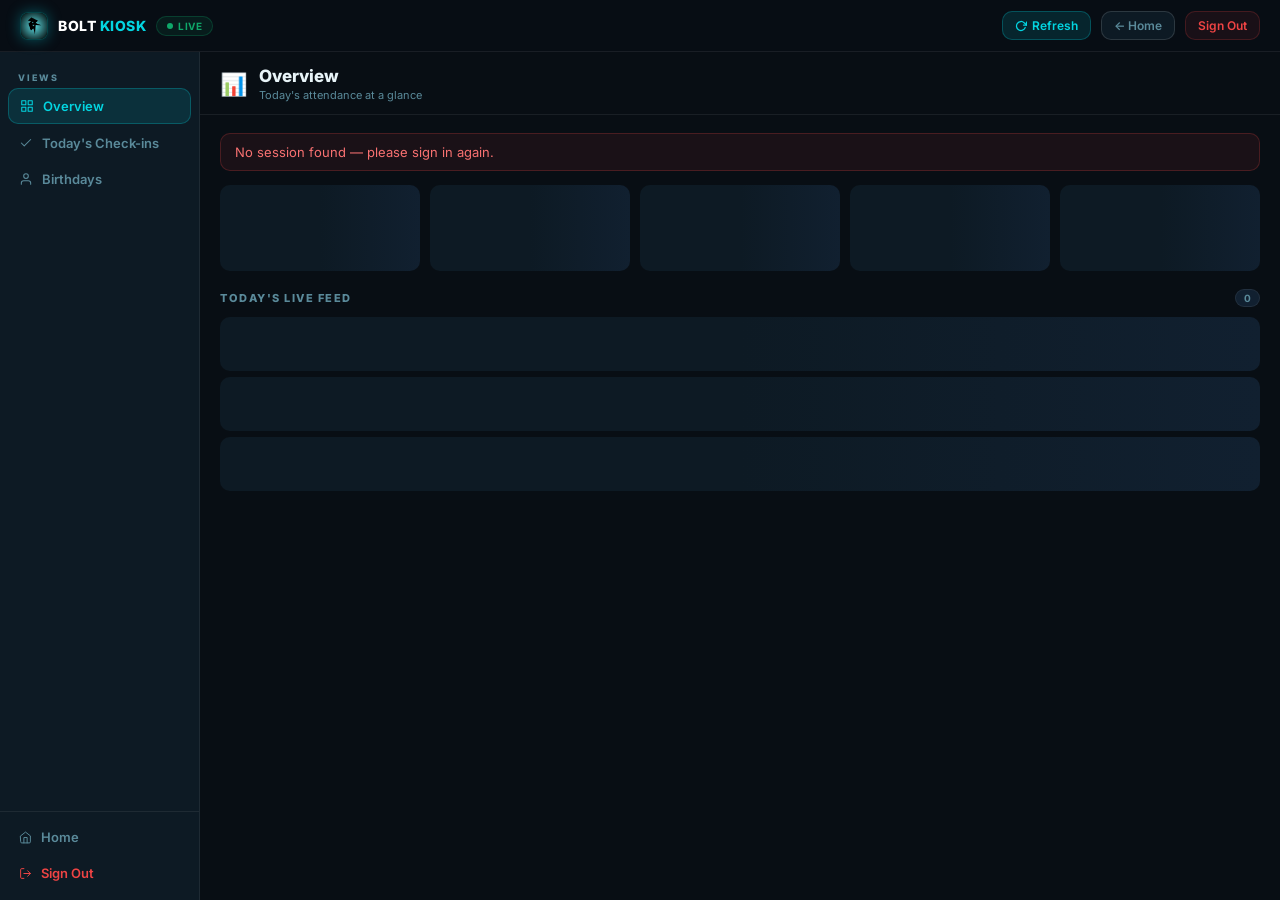
<file: dashboard.html>
<!DOCTYPE html>
<html lang="en">
<head>
<meta charset="UTF-8">
<meta name="viewport" content="width=device-width,initial-scale=1">
<title>Bolt Kiosk — Dashboard</title>
<link href="https://fonts.googleapis.com/css2?family=Inter:wght@400;500;600;700;800;900&display=swap" rel="stylesheet">

<script>
// Token from GAS template (server-side injection)
var _tmplToken = '<?= injectedToken ?>';
var _tmplOrgId = '<?= injectedOrgId ?>';

var SESSION = { token: '', orgId: '' };

(function(){
  // 1. Server-injected token (most reliable)
  if(_tmplToken && _tmplToken.length > 10 && _tmplToken.indexOf('<?') === -1){
    SESSION.token = _tmplToken;
    SESSION.orgId = _tmplOrgId || '';
    return;
  }
  // 2. URL params — parse from window.location.href directly  
  try{
    var href = window.location.href;
    var tokenMatch = href.match(/[?&]token=([^&]+)/);
    var orgMatch   = href.match(/[?&]orgId=([^&]+)/);
    if(tokenMatch){ SESSION.token = decodeURIComponent(tokenMatch[1]); }
    if(orgMatch)  { SESSION.orgId = decodeURIComponent(orgMatch[1]); }
    if(SESSION.token) return;
  }catch(e){}
  // 3. sessionStorage fallback
  try{
    var ss = window.sessionStorage;
    if(ss && ss.getItem('bk_token')){
      SESSION.token = ss.getItem('bk_token')||'';
      SESSION.orgId = ss.getItem('bk_orgId')||'';
    }
  }catch(e){}
})();

function getBKToken(){ return SESSION.token||''; }
</script>

<style>
*,*::before,*::after{box-sizing:border-box;margin:0;padding:0}
:root{
  --bg:#080e14;--s1:#0d1a24;--s2:#112030;
  --rim:rgba(255,255,255,0.07);--rim2:rgba(255,255,255,0.13);
  --text:#e8f4f8;--muted:#5a8a9a;
  --cyan:#03d5e1;--cyan-d:rgba(3,213,225,0.12);--cyan-b:rgba(3,213,225,0.25);
  --green:#0fa86a;--amber:#f59e0b;--red:#ef4444;--purple:#8b5cf6;
  --font:'Inter',-apple-system,sans-serif;--r:14px;
}
html,body{height:100%;font-family:var(--font);background:var(--bg);color:var(--text);overflow:hidden}

/* Layout */
.layout{display:grid;grid-template-rows:52px 1fr;height:100vh}
.topbar{display:flex;align-items:center;gap:10px;padding:0 20px;background:rgba(8,14,20,0.97);border-bottom:1px solid var(--rim);z-index:10}
.tb-logo{width:28px;height:28px;border-radius:8px;background:rgba(6,20,22,0.9)!important;border:1px solid var(--cyan-b)!important;box-shadow:0 0 14px rgba(3,213,225,0.35)!important;overflow:hidden;display:flex;align-items:center;justify-content:center;flex-shrink:0}
.tb-logo img{width:100%;height:100%;object-fit:cover}
.tb-brand{font-size:14px;font-weight:800;color:#fff;letter-spacing:0.5px}
.tb-brand b{color:var(--cyan);font-weight:800}
.live{display:flex;align-items:center;gap:5px;font-size:10px;font-weight:700;color:var(--green);background:rgba(15,168,106,0.1);border:1px solid rgba(15,168,106,0.25);padding:3px 10px;border-radius:100px;letter-spacing:0.5px}
.live::before{content:'';width:6px;height:6px;border-radius:50%;background:var(--green);animation:pulse 1.4s ease infinite}
@keyframes pulse{0%,100%{opacity:1}50%{opacity:0.4}}
.sp{flex:1}
.btn{display:flex;align-items:center;gap:5px;padding:6px 12px;border-radius:10px;font-size:12px;font-weight:600;font-family:var(--font);cursor:pointer;border:1px solid var(--rim2);background:var(--s1);color:var(--muted);transition:all .18s;white-space:nowrap;text-decoration:none}
.btn:hover{background:var(--s2);color:var(--text);border-color:var(--cyan-b)}
.btn.accent{background:var(--cyan-d);border-color:var(--cyan-b);color:var(--cyan)}
.btn.danger{background:rgba(239,68,68,0.08);border-color:rgba(239,68,68,0.2);color:#ef4444}

/* Body */
.body{display:grid;grid-template-columns:200px 1fr;overflow:hidden}

/* Sidebar */
.sidebar{background:var(--s1);border-right:1px solid var(--rim);display:flex;flex-direction:column;overflow:hidden}
.sidebar-body{flex:1;overflow-y:auto;padding:12px 8px}
.nav-lbl{font-size:9px;font-weight:800;color:var(--muted);text-transform:uppercase;letter-spacing:2px;padding:8px 10px 5px}
.nav{display:flex;align-items:center;gap:9px;width:100%;padding:9px 11px;border-radius:10px;font-family:var(--font);font-size:13px;font-weight:600;color:var(--muted);background:none;border:none;cursor:pointer;text-align:left;margin-bottom:2px;transition:all .18s}
.nav:hover{background:var(--s2);color:var(--text)}
.nav.on{background:var(--cyan-d);border:1px solid var(--cyan-b);color:var(--cyan)}
.sidebar-foot{padding:8px;border-top:1px solid var(--rim)}

/* Main */
.main{display:flex;flex-direction:column;overflow:hidden}
.main-head{padding:14px 20px 12px;border-bottom:1px solid var(--rim);display:flex;align-items:center;gap:12px;flex-shrink:0}
.main-icon{font-size:22px}
.main-title{font-size:17px;font-weight:800}
.main-sub{font-size:11px;color:var(--muted);margin-top:2px}
.head-right{margin-left:auto;display:flex;gap:8px;align-items:center}
.upd{font-size:11px;color:var(--muted)}
.scroll{flex:1;overflow-y:auto;padding:18px 20px 24px;scrollbar-width:thin;scrollbar-color:var(--rim) transparent}

/* Error */
.err{background:rgba(239,68,68,0.08);border:1px solid rgba(239,68,68,0.22);border-radius:10px;padding:10px 14px;color:#f87171;font-size:13px;margin-bottom:14px;display:none}

/* Stats */
.stats{display:grid;grid-template-columns:repeat(auto-fit,minmax(140px,1fr));gap:10px;margin-bottom:18px}
.stat{background:var(--s1);border:1px solid var(--rim);border-radius:var(--r);padding:16px;position:relative;overflow:hidden}
.stat::before{content:'';position:absolute;top:0;left:0;right:0;height:2px}
.c::before{background:linear-gradient(90deg,var(--cyan),transparent)}
.g::before{background:linear-gradient(90deg,var(--green),transparent)}
.a::before{background:linear-gradient(90deg,var(--amber),transparent)}
.p::before{background:linear-gradient(90deg,var(--purple),transparent)}
.r::before{background:linear-gradient(90deg,var(--red),transparent)}
.stat-lbl{font-size:9px;font-weight:800;text-transform:uppercase;letter-spacing:1.5px;color:var(--muted);margin-bottom:8px}
.stat-val{font-size:32px;font-weight:900;line-height:1}
.stat-sub{font-size:11px;color:var(--muted);margin-top:4px}

/* Section */
.sec{margin-bottom:16px}
.sec-head{display:flex;align-items:center;justify-content:space-between;margin-bottom:10px}
.sec-title{font-size:11px;font-weight:800;text-transform:uppercase;letter-spacing:1.5px;color:var(--muted)}
.bdg{background:var(--s2);border:1px solid var(--rim);border-radius:100px;padding:2px 8px;font-size:10px;font-weight:700;color:var(--muted)}

/* Feed items */
.feed{display:flex;flex-direction:column;gap:6px}
.fi{display:flex;align-items:center;gap:11px;padding:10px 13px;background:var(--s1);border:1px solid var(--rim);border-radius:10px;transition:border-color .18s;animation:fi .22s ease both}
.fi:hover{border-color:var(--rim2)}
@keyframes fi{from{opacity:0;transform:translateY(5px)}to{opacity:1;transform:none}}
.av{width:34px;height:34px;border-radius:50%;display:flex;align-items:center;justify-content:center;font-size:11px;font-weight:800;color:#fff;flex-shrink:0}
.fi-name{font-size:13px;font-weight:700;white-space:nowrap;overflow:hidden;text-overflow:ellipsis}
.fi-meta{font-size:11px;color:var(--muted);margin-top:1px}
.fi-time{font-size:10px;color:var(--muted);flex-shrink:0;margin-left:auto}
.tag{font-size:9px;font-weight:800;padding:2px 7px;border-radius:100px;text-transform:uppercase;letter-spacing:0.5px;flex-shrink:0}
.tag.new{background:rgba(245,158,11,0.15);color:var(--amber);border:1px solid rgba(245,158,11,0.2)}
.tag.ldr{background:rgba(139,92,246,0.15);color:var(--purple);border:1px solid rgba(139,92,246,0.2)}

/* Empty */
.empty{display:flex;flex-direction:column;align-items:center;gap:10px;padding:32px 20px;color:var(--muted);font-size:13px;text-align:center}
.empty svg{opacity:0.3}

/* Birthday */
.bdays{display:flex;flex-direction:column;gap:7px}
.bday{display:flex;align-items:center;gap:11px;padding:11px 13px;background:var(--s1);border:1px solid var(--rim);border-radius:10px}
.bday.today{border-color:rgba(245,158,11,0.35);background:rgba(245,158,11,0.03)}
.bday-info{flex:1;min-width:0}
.bday-name{font-size:13px;font-weight:700}
.bday-detail{font-size:11px;color:var(--muted);margin-top:2px;white-space:nowrap;overflow:hidden;text-overflow:ellipsis}
.when{font-size:11px;font-weight:700;padding:4px 10px;border-radius:100px;flex-shrink:0}
.when.today{background:rgba(245,158,11,0.18);color:var(--amber)}
.when.soon{background:var(--cyan-d);color:var(--cyan)}
.send-btn{display:flex;align-items:center;gap:4px;padding:5px 12px;border-radius:8px;font-size:11px;font-weight:700;font-family:var(--font);cursor:pointer;border:1px solid var(--cyan-b);background:var(--cyan-d);color:var(--cyan);transition:all .18s;flex-shrink:0;white-space:nowrap}
.send-btn:hover{background:rgba(3,213,225,0.2)}
.send-btn:disabled{opacity:0.4;cursor:not-allowed}
.send-btn.sent{border-color:rgba(15,168,106,0.35);background:rgba(15,168,106,0.08);color:var(--green)}

/* Toast */
.toast{position:fixed;bottom:24px;left:50%;transform:translateX(-50%) translateY(20px);background:var(--s2);border:1px solid var(--rim2);border-radius:100px;padding:10px 20px;font-size:13px;font-weight:600;opacity:0;transition:all .3s;z-index:9999;white-space:nowrap;pointer-events:none}
.toast.show{opacity:1;transform:translateX(-50%) translateY(0)}
.toast.ok{border-color:rgba(15,168,106,0.4);color:var(--green)}
.toast.err{border-color:rgba(239,68,68,0.4);color:#ef4444}

/* Skeleton */
.skel{background:linear-gradient(90deg,var(--s1) 25%,var(--s2) 50%,var(--s1) 75%);background-size:200% 100%;animation:sk 1.4s ease infinite;border-radius:10px}
@keyframes sk{to{background-position:-200% 0}}

/* Mobile */
@media(max-width:680px){
  .body{grid-template-columns:1fr}
  .sidebar{display:none}
  .stats{grid-template-columns:1fr 1fr}
  .stat-val{font-size:26px}
  .scroll{padding:12px}
}
</style>
</head>
<body>
<div class="layout">
  <header class="topbar">
    <div class="tb-logo"><img src="https://kevinwallace553-oss.github.io/Bolt/icon-192.png" alt="B" onerror="this.style.display='none'"></div>
    <span class="tb-brand">BOLT <b>KIOSK</b></span>
    <div class="live">LIVE</div>
    <div class="sp"></div>
    <button class="btn accent" onclick="loadData()">
      <svg width="12" height="12" viewBox="0 0 24 24" fill="none" stroke="currentColor" stroke-width="2.5" stroke-linecap="round" stroke-linejoin="round"><polyline points="23 4 23 10 17 10"/><path d="M20.49 15a9 9 0 1 1-2.12-9.36L23 10"/></svg>
      Refresh
    </button>
    <button class="btn" onclick="goHome()">← Home</button>
    <button class="btn danger" onclick="doSignOut()">Sign Out</button>
  </header>

  <div class="body">
    <nav class="sidebar">
      <div class="sidebar-body">
        <div class="nav-lbl">Views</div>
        <button class="nav on" id="nav-ov" onclick="show('overview',this)">
          <svg width="14" height="14" viewBox="0 0 24 24" fill="none" stroke="currentColor" stroke-width="1.8" stroke-linecap="round" stroke-linejoin="round"><rect x="3" y="3" width="7" height="7"/><rect x="14" y="3" width="7" height="7"/><rect x="3" y="14" width="7" height="7"/><rect x="14" y="14" width="7" height="7"/></svg>
          Overview
        </button>
        <button class="nav" id="nav-ci" onclick="show('checkins',this)">
          <svg width="14" height="14" viewBox="0 0 24 24" fill="none" stroke="currentColor" stroke-width="1.8" stroke-linecap="round" stroke-linejoin="round"><polyline points="20 6 9 17 4 12"/></svg>
          Today's Check-ins
        </button>
        <button class="nav" id="nav-bd" onclick="show('birthdays',this)">
          <svg width="14" height="14" viewBox="0 0 24 24" fill="none" stroke="currentColor" stroke-width="1.8" stroke-linecap="round" stroke-linejoin="round"><path d="M20 21v-2a4 4 0 0 0-4-4H8a4 4 0 0 0-4 4v2"/><circle cx="12" cy="7" r="4"/></svg>
          Birthdays
        </button>
      </div>
      <div class="sidebar-foot">
        <button class="nav" onclick="goHome()">
          <svg width="13" height="13" viewBox="0 0 24 24" fill="none" stroke="currentColor" stroke-width="1.8" stroke-linecap="round" stroke-linejoin="round"><path d="M3 9l9-7 9 7v11a2 2 0 0 1-2 2H5a2 2 0 0 1-2-2z"/><polyline points="9 22 9 12 15 12 15 22"/></svg>
          Home
        </button>
        <button class="nav" style="color:#ef4444" onclick="doSignOut()">
          <svg width="13" height="13" viewBox="0 0 24 24" fill="none" stroke="currentColor" stroke-width="1.8" stroke-linecap="round" stroke-linejoin="round"><path d="M9 21H5a2 2 0 0 1-2-2V5a2 2 0 0 1 2-2h4"/><polyline points="16 17 21 12 16 7"/><line x1="21" y1="12" x2="9" y2="12"/></svg>
          Sign Out
        </button>
      </div>
    </nav>

    <main class="main">
      <div class="main-head">
        <div class="main-icon" id="vi">📊</div>
        <div>
          <div class="main-title" id="vt">Overview</div>
          <div class="main-sub" id="vs">Today's attendance at a glance</div>
        </div>
        <div class="head-right">
          <span class="upd" id="upd"></span>
        </div>
      </div>

      <div class="scroll">
        <div class="err" id="err"></div>

        <!-- Overview -->
        <div id="v-overview">
          <div class="stats" id="statsGrid">
            <div class="skel" style="height:86px"></div>
            <div class="skel" style="height:86px;animation-delay:.08s"></div>
            <div class="skel" style="height:86px;animation-delay:.16s"></div>
            <div class="skel" style="height:86px;animation-delay:.24s"></div>
            <div class="skel" style="height:86px;animation-delay:.32s"></div>
          </div>
          <div class="sec">
            <div class="sec-head"><span class="sec-title">Today's Live Feed</span><span class="bdg" id="fc">0</span></div>
            <div class="feed" id="feedList">
              <div class="skel" style="height:54px"></div>
              <div class="skel" style="height:54px;animation-delay:.1s"></div>
              <div class="skel" style="height:54px;animation-delay:.2s"></div>
            </div>
          </div>
        </div>

        <!-- Check-ins -->
        <div id="v-checkins" style="display:none">
          <div class="sec">
            <div class="sec-head"><span class="sec-title">All Check-ins Today</span><span class="bdg" id="cic">0</span></div>
            <div class="feed" id="ciList"></div>
          </div>
        </div>

        <!-- Birthdays -->
        <div id="v-birthdays" style="display:none">
          <div class="sec">
            <div class="sec-head"><span class="sec-title">🎂 Upcoming Birthdays — Next 30 Days</span><span class="bdg" id="bc">0</span></div>
            <p style="font-size:12px;color:var(--muted);margin-bottom:12px">Send a birthday message directly to their email on file.</p>
            <div class="bdays" id="bdayList"></div>
          </div>
        </div>
      </div>
    </main>
  </div>
</div>
<div class="toast" id="toast"></div>

<script>
var _data = { dash:{}, students:[], view:'overview' };
var _sent = {};
var VIEWS = {
  overview:  {icon:'📊', title:'Overview',           sub:'Today\'s attendance at a glance'},
  checkins:  {icon:'✅', title:'Today\'s Check-ins', sub:'Everyone who checked in today'},
  birthdays: {icon:'🎂', title:'Birthdays',           sub:'Next 30 days — click to send a birthday message'},
};

function show(v, btn) {
  _data.view = v;
  document.querySelectorAll('.nav').forEach(function(b){ b.classList.remove('on'); });
  if(btn) btn.classList.add('on');
  ['overview','checkins','birthdays'].forEach(function(k){
    document.getElementById('v-'+k).style.display = k===v ? 'block' : 'none';
  });
  var cfg = VIEWS[v]||VIEWS.overview;
  document.getElementById('vi').textContent  = cfg.icon;
  document.getElementById('vt').textContent  = cfg.title;
  document.getElementById('vs').textContent  = cfg.sub;
}

function loadData() {
  var tok = getBKToken();
  if(!tok){ showErr('No session — please sign in again.'); return; }
  
  showErr('');
  var done = 0;
  function check(){ if(++done >= 2){ renderAll(); stamp(); } }

  google.script.run
    .withSuccessHandler(function(d){ _data.dash = d||{}; check(); })
    .withFailureHandler(function(e){ showErr('Check-in data error: '+e); _data.dash={}; check(); })
    .gasCall(tok, 'getDashboardData');

  google.script.run
    .withSuccessHandler(function(d){ _data.students = Array.isArray(d)?d:(d||[]); check(); })
    .withFailureHandler(function(e){ _data.students=[]; check(); })
    .gasCall(tok, 'getAllStudentsAPI');
}

function renderAll(){ renderStats(); renderFeed(); renderCI(); renderBdays(); }

function renderStats(){
  var ci = (_data.dash.checkins||[]);
  var members = ci.filter(function(c){ return c.role!=='leader'&&c.type!=='leader'; });
  var leaders = ci.filter(function(c){ return c.role==='leader'||c.type==='leader'; });
  var newToday= members.filter(function(c){ return c.firstTime||c.isNew||c.neverSeenBefore; });
  var cards = [
    {l:'Checked In Today', v:members.length,          s:'Members present',  c:'c'},
    {l:'Total Registered', v:_data.students.length,   s:'In the database',  c:'g'},
    {l:'Leaders Today',    v:leaders.length,           s:'On duty',          c:'p'},
    {l:'First Timers',     v:newToday.length,          s:'New today',        c:'a'},
    {l:'Upcoming Birthdays',v:getBdays(30).length,     s:'Next 30 days',     c:'r'},
  ];
  document.getElementById('statsGrid').innerHTML = cards.map(function(c,i){
    return '<div class="stat '+c.c+'" style="animation:fi .3s ease '+(i*.07)+'s both">'+
      '<div class="stat-lbl">'+c.l+'</div><div class="stat-val">'+c.v+'</div><div class="stat-sub">'+c.s+'</div></div>';
  }).join('');
}

function renderFeed(){
  var ci = (_data.dash.checkins||[]);
  document.getElementById('fc').textContent = ci.length;
  document.getElementById('feedList').innerHTML = ci.length ? buildFeedHTML(ci.slice().reverse().slice(0,40)) :
    '<div class="empty"><svg width="28" height="28" viewBox="0 0 24 24" fill="none" stroke="currentColor" stroke-width="1.5"><path d="M17 21v-2a4 4 0 0 0-4-4H5a4 4 0 0 0-4 4v2"/><circle cx="9" cy="7" r="4"/><path d="M23 21v-2a4 4 0 0 0-3-3.87M16 3.13a4 4 0 0 1 0 7.75"/></svg><span>No check-ins yet today</span></div>';
}

function renderCI(){
  var ci = (_data.dash.checkins||[]);
  document.getElementById('cic').textContent = ci.length;
  document.getElementById('ciList').innerHTML = ci.length ? buildFeedHTML(ci.slice().reverse()) :
    '<div class="empty"><svg width="28" height="28" viewBox="0 0 24 24" fill="none" stroke="currentColor" stroke-width="1.5"><polyline points="20 6 9 17 4 12"/></svg><span>No check-ins yet today</span></div>';
}

function buildFeedHTML(items){
  var cols=['#0ea5e9','#8b5cf6','#f59e0b','#ec4899','#0fa86a','#f97316','#14b8a6'];
  return items.map(function(c,i){
    var name=c.fullName||c.name||((c.firstName||'')+' '+(c.lastName||'')).trim()||'Unknown';
    var init=name.split(' ').map(function(w){return w[0]||'';}).join('').slice(0,2).toUpperCase();
    var col=cols[Math.abs(hsh(name))%cols.length];
    var t=''; try{var d=new Date(c.timestamp||c.time||'');if(!isNaN(d))t=d.toLocaleTimeString([],{hour:'2-digit',minute:'2-digit'});}catch(e){}
    var isNew=c.firstTime||c.isNew||c.neverSeenBefore;
    var isLdr=c.role==='leader'||c.type==='leader';
    return '<div class="fi" style="animation-delay:'+(i*.03)+'s">'+
      '<div class="av" style="background:'+col+'">'+init+'</div>'+
      '<div style="flex:1;min-width:0"><div class="fi-name">'+esc(name)+'</div>'+
      '<div class="fi-meta">'+(c.event||c.eventName||'')+(c.department?' · '+c.department:'')+'</div></div>'+
      (isNew?'<span class="tag new">New</span>':isLdr?'<span class="tag ldr">Leader</span>':'')+
      (t?'<span class="fi-time">'+t+'</span>':'')+
      '</div>';
  }).join('');
}

function getBdays(days){
  var today=new Date(); today.setHours(0,0,0,0);
  return _data.students.reduce(function(acc,s){
    var b=s.birthday||s.dob||''; if(!b) return acc;
    try{
      var d=new Date(b); if(isNaN(d)) return acc;
      var ny=new Date(today.getFullYear(),d.getMonth(),d.getDate());
      var diff=Math.floor((ny-today)/86400000);
      if(diff<0){ny=new Date(today.getFullYear()+1,d.getMonth(),d.getDate());diff=Math.floor((ny-today)/86400000);}
      if(diff<=days) acc.push({s:s,diff:diff,age:today.getFullYear()-d.getFullYear()});
    }catch(e){}
    return acc;
  },[]).sort(function(a,b){return a.diff-b.diff;});
}

function renderBdays(){
  var bdays=getBdays(30);
  document.getElementById('bc').textContent=bdays.length;
  var el=document.getElementById('bdayList');
  if(!bdays.length){
    el.innerHTML='<div class="empty"><svg width="28" height="28" viewBox="0 0 24 24" fill="none" stroke="currentColor" stroke-width="1.5"><rect x="3" y="4" width="18" height="18" rx="2"/><line x1="16" y1="2" x2="16" y2="6"/><line x1="8" y1="2" x2="8" y2="6"/><line x1="3" y1="10" x2="21" y2="10"/></svg><span>No birthdays in the next 30 days</span></div>';
    return;
  }
  var cols=['#0ea5e9','#8b5cf6','#f59e0b','#ec4899','#0fa86a'];
  el.innerHTML=bdays.map(function(b){
    var s=b.s;
    var name=((s.firstName||'')+' '+(s.lastName||'')).trim()||s.name||'Unknown';
    var key=s.id||name;
    var keyE=encodeURIComponent(key);
    var isToday=b.diff===0;
    var whenTxt=isToday?'🎉 Today!':b.diff===1?'Tomorrow':'In '+b.diff+'d';
    var col=cols[Math.abs(hsh(name))%cols.length];
    var init=name.split(' ').map(function(w){return w[0]||'';}).join('').slice(0,2).toUpperCase();
    var hasContact=s.email||s.phone;
    var isSent=_sent[key];
    return '<div class="bday'+(isToday?' today':'')+'">'+
      '<div class="av" style="background:'+col+';width:38px;height:38px;border-radius:9px;font-size:12px">'+init+'</div>'+
      '<div class="bday-info">'+
        '<div class="bday-name">'+esc(name)+'</div>'+
        '<div class="bday-detail">'+(b.age?'Turning '+b.age+' · ':'')+
          (s.email?'📧 '+esc(s.email):s.phone?'📱 '+esc(s.phone):'<i style="color:var(--muted)">No contact info</i>')+
        '</div></div>'+
      '<span class="when '+(isToday?'today':'soon')+'">'+whenTxt+'</span>'+
      (hasContact
        ?'<button class="send-btn'+(isSent?' sent':'')+'" id="bb-'+keyE+'" '+
          'onclick="sendBday(\''+keyE+'\',\''+encodeURIComponent(name)+'\',\''+encodeURIComponent(s.email||'')+'\',\''+encodeURIComponent(s.phone||'')+'\','+b.diff+')" '+
          (isSent?'disabled':'')+'>'+
          (isSent?'✓ Sent':'<svg width="11" height="11" viewBox="0 0 24 24" fill="none" stroke="currentColor" stroke-width="2" stroke-linecap="round" stroke-linejoin="round"><line x1="22" y1="2" x2="11" y2="13"/><polygon points="22 2 15 22 11 13 2 9 22 2"/></svg> Send')+
          '</button>'
        :'<span style="font-size:10px;color:var(--muted)">No contact</span>')+
      '</div>';
  }).join('');
}

function sendBday(keyE,nameE,emailE,phoneE,diff){
  var key=decodeURIComponent(keyE),name=decodeURIComponent(nameE);
  var email=decodeURIComponent(emailE),phone=decodeURIComponent(phoneE);
  var btn=document.getElementById('bb-'+keyE);
  if(btn){btn.disabled=true;btn.textContent='Sending…';}
  var first=name.split(' ')[0];
  var isToday=diff===0;
  var subj=isToday?'Happy Birthday, '+first+'! 🎉':'Your birthday is coming up, '+first+'! 🎂';
  var msg=isToday
    ?'Happy Birthday, '+first+'!\n\nWishing you a wonderful day filled with joy and blessings. We are so glad you are part of our community!\n\nWith love,\nThe Ministry Team'
    :'Hi '+first+',\n\nYour birthday is just around the corner! We wanted to wish you an early Happy Birthday and let you know you are appreciated.\n\nWith love,\nThe Ministry Team';
  google.script.run
    .withSuccessHandler(function(r){
      if(r&&r.success){
        _sent[key]=true;
        if(btn){btn.className='send-btn sent';btn.disabled=true;btn.innerHTML='✓ Sent';}
        toast('Birthday message sent to '+first+'! 🎉','ok');
      } else {
        if(btn){btn.disabled=false;btn.innerHTML='<svg width="11" height="11" viewBox="0 0 24 24" fill="none" stroke="currentColor" stroke-width="2" stroke-linecap="round" stroke-linejoin="round"><line x1="22" y1="2" x2="11" y2="13"/><polygon points="22 2 15 22 11 13 2 9 22 2"/></svg> Send';}
        toast('Could not send: '+(r&&r.error?r.error:'Error'),'err');
      }
    })
    .withFailureHandler(function(e){
      if(btn){btn.disabled=false;btn.innerHTML='Retry';}
      toast('Send failed','err');
    })
    .gasCall(getBKToken(),'sendBirthdayMessageAPI',email,phone,subj,msg,name);
}

function esc(s){var d=document.createElement('div');d.textContent=String(s||'');return d.innerHTML;}
function hsh(s){var h=0;for(var i=0;i<s.length;i++){h=Math.imul(31,h)+s.charCodeAt(i)|0;}return h;}
function stamp(){var n=new Date().toLocaleTimeString([],{hour:'2-digit',minute:'2-digit'});document.getElementById('upd').textContent='Updated '+n;}

var _tt;
function toast(msg,type){
  var el=document.getElementById('toast');
  el.textContent=msg; el.className='toast show '+(type||'');
  clearTimeout(_tt); _tt=setTimeout(function(){el.classList.remove('show');},3000);
}
function showErr(msg){var el=document.getElementById('err');el.textContent=msg;el.style.display=msg?'block':'none';}

function goHome(){
  // Navigate back to the GitHub PWA
  window.location.href='https://kevinwallace553-oss.github.io/Bolt/';
}
function doSignOut(){
  SESSION.token=''; SESSION.orgId='';
  try{window.sessionStorage.removeItem('bk_token');}catch(e){}
  google.script.run.withSuccessHandler(function(){
    window.location.href='https://kevinwallace553-oss.github.io/Bolt/';
  }).authLogoutAPI('');
  window.location.href='https://kevinwallace553-oss.github.io/Bolt/';
}

// Auto-refresh every 30s
setInterval(function(){ if(getBKToken()) loadData(); }, 30000);

// Init
window.addEventListener('load', function(){
  if(!getBKToken()){
    showErr('No session found — please sign in again.');
    setTimeout(function(){
      window.location.href='https://kevinwallace553-oss.github.io/Bolt/';
    }, 2000);
    return;
  }
  loadData();
});
</script>
</body>
</html>
</file>
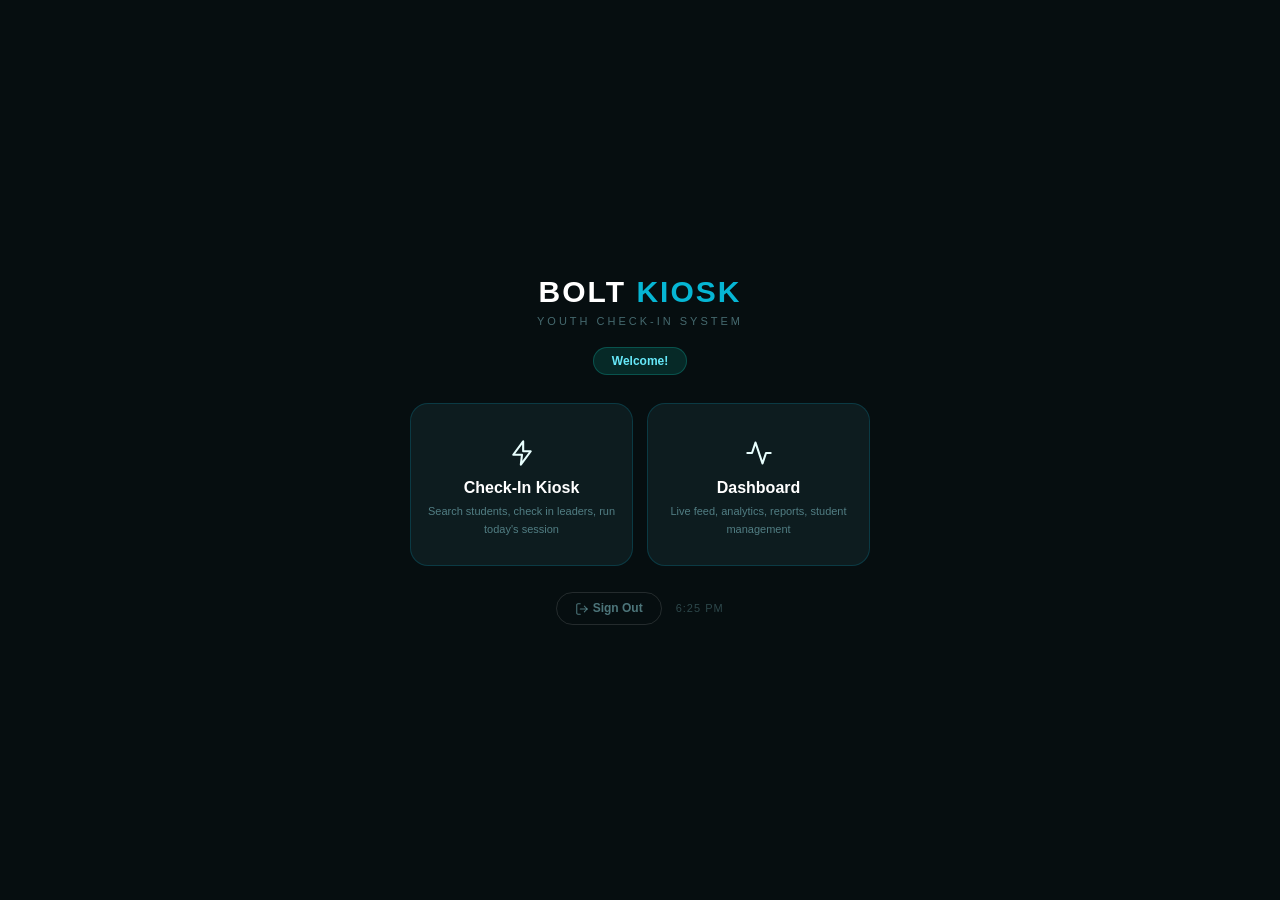
<file: home.html>
<!DOCTYPE html>
<html>
<head>
  <meta name="viewport" content="width=device-width, initial-scale=1.0">
  <style>
    * { box-sizing: border-box; margin: 0; padding: 0; }
    html, body {
      background: #060e10;
      color: #e8fffe;
      font-family: Arial, sans-serif;
      min-height: 100vh;
      width: 100%;
    }
    body {
      display: flex;
      flex-direction: column;
      align-items: center;
      justify-content: center;
      padding: 24px;
      text-align: center;
    }
    h1 { font-size: 30px; font-weight: 900; color: #fff; letter-spacing: 2px; margin-bottom: 6px; }
    h1 span { color: #06b6d4; }
    .sub { font-size: 11px; color: rgba(165,243,252,0.4); letter-spacing: 3px; text-transform: uppercase; margin-bottom: 20px; }
    .who { display: inline-block; padding: 6px 18px; background: rgba(13,148,136,0.2); border: 1px solid rgba(13,148,136,0.4); border-radius: 100px; font-size: 12px; font-weight: 700; color: #67e8f9; margin-bottom: 28px; }
    .grid { display: grid; grid-template-columns: 1fr 1fr; gap: 14px; max-width: 460px; width: 100%; }
    .card { padding: 26px 16px; background: #0d1c1f; border: 1px solid rgba(6,182,212,0.2); border-radius: 18px; cursor: pointer; transition: all 0.18s; }
    .card:hover { background: #0a2228; border-color: rgba(6,182,212,0.5); transform: translateY(-3px); box-shadow: 0 12px 28px rgba(0,0,0,0.5); }
    .card-icon { font-size: 34px; margin-bottom: 10px; }
    .card-name { font-size: 16px; font-weight: 800; color: #fff; margin-bottom: 6px; }
    .card-desc { font-size: 11px; color: rgba(165,243,252,0.45); line-height: 1.6; }
    .foot { margin-top: 26px; display: flex; align-items: center; gap: 14px; }
    .out { padding: 8px 18px; border-radius: 100px; border: 1px solid rgba(255,255,255,0.12); background: none; color: rgba(165,243,252,0.45); cursor: pointer; font-size: 12px; font-weight: 700; }
    .out:hover { border-color: rgba(239,68,68,0.5); color: #fca5a5; }
    .clock { font-size: 11px; color: rgba(165,243,252,0.25); letter-spacing: 1px; }
    @media(max-width:460px){ .grid { grid-template-columns: 1fr; } }
  </style>
</head>
<body>

  <h1>BOLT <span>KIOSK</span></h1>
  <div class="sub">Youth Check-In System</div>
  <div class="who" id="who">Welcome!</div>

  <div class="grid">
    <div class="card" onclick="go('kiosk')">
      <div class="card-icon"><svg xmlns="http://www.w3.org/2000/svg" width="28" height="28" viewBox="0 0 24 24" fill="none" stroke="currentColor" stroke-width="1.8" stroke-linecap="round" stroke-linejoin="round" style="vertical-align:middle;flex-shrink:0;display:inline-block;"><path d="M13 2L4.5 13.5H12L11 22l8.5-11.5H13Z"/></svg></div>
      <div class="card-name">Check-In Kiosk</div>
      <div class="card-desc">Search students, check in leaders, run today's session</div>
    </div>
    <div class="card" onclick="go('dashboard')">
      <div class="card-icon"><svg xmlns="http://www.w3.org/2000/svg" width="28" height="28" viewBox="0 0 24 24" fill="none" stroke="currentColor" stroke-width="1.8" stroke-linecap="round" stroke-linejoin="round" style="vertical-align:middle;flex-shrink:0;display:inline-block;"><polyline points="22 12 18 12 15 21 9 3 6 12 2 12"/></svg></div>
      <div class="card-name">Dashboard</div>
      <div class="card-desc">Live feed, analytics, reports, student management</div>
    </div>
  </div>

  <div class="foot">
    <button class="out" onclick="out()"><svg xmlns="http://www.w3.org/2000/svg" width="14" height="14" viewBox="0 0 24 24" fill="none" stroke="currentColor" stroke-width="1.8" stroke-linecap="round" stroke-linejoin="round" style="vertical-align:middle;flex-shrink:0;display:inline-block;"><path d="M9 21H5a2 2 0 0 1-2-2V5a2 2 0 0 1 2-2h4"/><polyline points="16 17 21 12 16 7"/><line x1="21" y1="12" x2="9" y2="12"/></svg> Sign Out</button>
    <span class="clock" id="clock"></span>
  </div>

<script>
var tok = '', usr = {};

// Get token + user from URL
(function() {
  try {
    var s = window.location.search;
    // Also try parent frame
    try { if (!s || s.length < 10) s = window.parent.location.search; } catch(e){}
    try { if (!s || s.length < 10) s = window.top.location.search; } catch(e){}
    var p = new URLSearchParams(s);
    tok = p.get('token') || '';
    var u = p.get('user') || '';
    if (u) {
      try { usr = JSON.parse(decodeURIComponent(u)); } catch(e){}
    }
    var name = (usr.name || usr.username || '').split(' ')[0];
    if (name) document.getElementById('who').textContent = 'Hi, ' + name + '!';
  } catch(e) {}
})();

// Clock
function tick() {
  var d=new Date(),h=d.getHours()%12||12,m=('0'+d.getMinutes()).slice(-2),a=d.getHours()<12?'AM':'PM';
  document.getElementById('clock').textContent = h+':'+m+' '+a;
}
tick(); setInterval(tick,1000);

// Navigate — pass token forward
function go(page) {
  var url = '?page='+page;
  if (tok) url += '&token=' + encodeURIComponent(tok);
  if (usr && Object.keys(usr).length) url += '&user=' + encodeURIComponent(JSON.stringify(usr));
  try { window.top.location.href = url; } catch(e) {
    try { window.parent.location.href = url; } catch(e2) {
      window.location.href = url;
    }
  }
}

// Sign out
function out() {
  var url = '?page=auth';
  try { window.top.location.href = url; } catch(e) {
    try { window.parent.location.href = url; } catch(e2) {
      window.location.href = url;
    }
  }
}
</script>
</body>
</html>
</file>
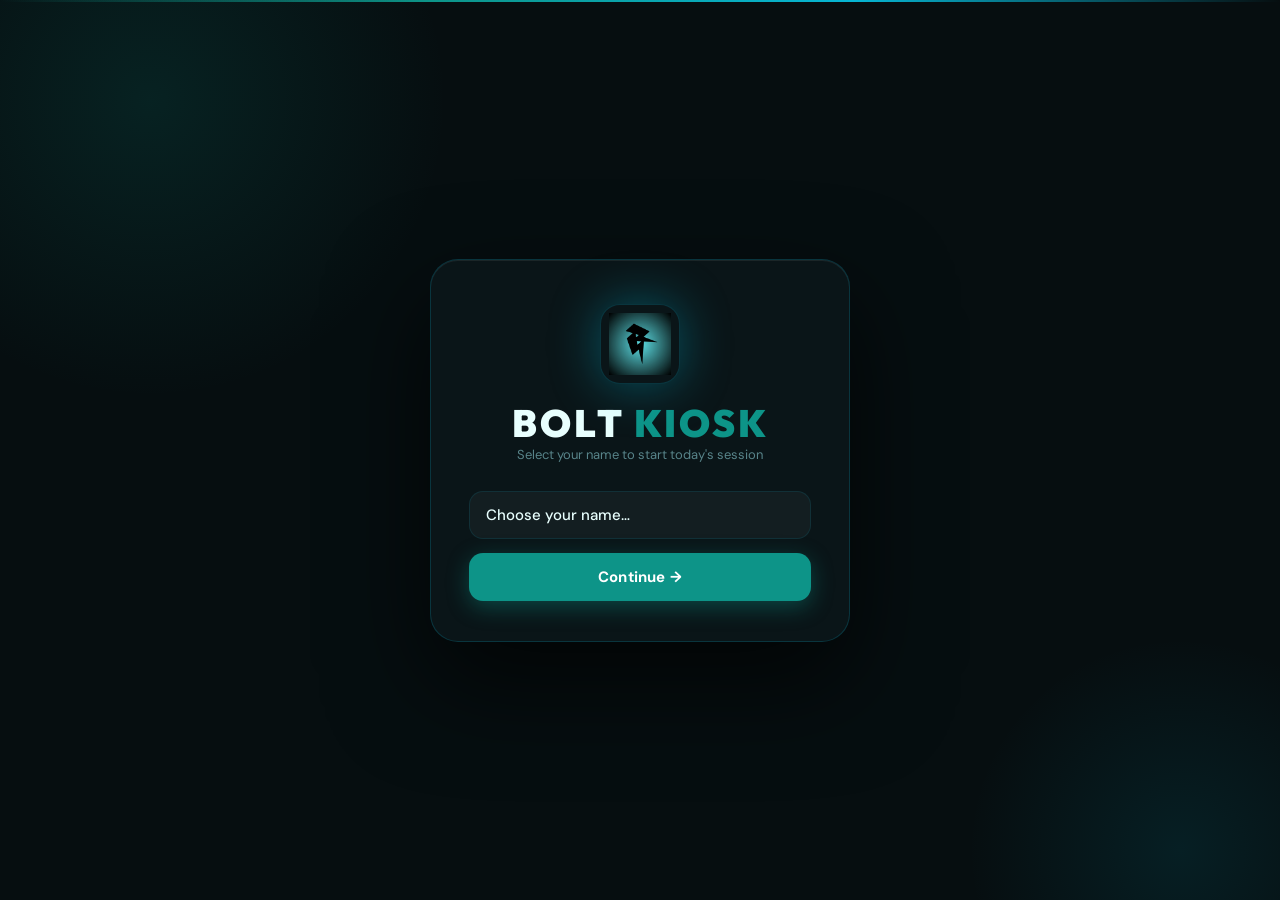
<file: kiosk.html>
<!DOCTYPE html>
<html lang="en">
<head>
  <base target="_top">
  <meta name="viewport" content="width=device-width, initial-scale=1.0, viewport-fit=cover">
  <meta name="mobile-web-app-capable" content="yes">
  <meta name="apple-mobile-web-app-capable" content="yes">
  <meta http-equiv="Permissions-Policy" content="camera=*, microphone=(), geolocation=(), ambient-light-sensor=(), speaker=(), vibrate=(), vr=()">
  <link rel="preconnect" href="https://fonts.googleapis.com">
  <link rel="preconnect" href="https://fonts.gstatic.com" crossorigin>
  <link href="https://fonts.googleapis.com/css2?family=Outfit:wght@300;400;500;600;700;800;900&family=DM+Sans:wght@300;400;500;600;700&display=swap" rel="stylesheet" media="print" onload="this.media='all'">
  <noscript><link href="https://fonts.googleapis.com/css2?family=Outfit:wght@300;400;500;600;700;800;900&family=DM+Sans:wght@300;400;500;600;700&display=swap" rel="stylesheet"></noscript>
  <style>
    /* ── THEME SYSTEM ─────────────────────────────────────────── */
    :root {
      --green:#0d9488;--green2:#0f766e;--green-glow:rgba(13,148,136,0.4);--green-soft:rgba(13,148,136,0.14);
      --teal:#06b6d4;--ink:#060e10;--ink2:#0a1518;--ink3:#0d1c1f;
      --surface:rgba(255,255,255,0.04);--surface2:rgba(255,255,255,0.07);
      --rim:rgba(6,182,212,0.12);--rim2:rgba(6,182,212,0.2);
      --text:#e8fffe;--muted:rgba(165,243,252,0.5);--muted2:rgba(165,243,252,0.28);
      --warn:#f59e0b;--danger:#ef4444;--allergy:#f97316;
      --r:14px;--r2:20px;--font:'Outfit',sans-serif;--font-body:'DM Sans',sans-serif;
    }
    [data-theme="midnight-blue"]{--green:#3b82f6;--green2:#1d4ed8;--green-glow:rgba(59,130,246,0.35);--green-soft:rgba(59,130,246,0.12);--teal:#7c3aed;--ink:#060810;--ink2:#090d1a;--ink3:#0d1225;--rim:rgba(100,150,255,0.1);--rim2:rgba(100,150,255,0.16);--text:#e8f0ff;--muted:rgba(232,240,255,0.45);--muted2:rgba(232,240,255,0.25);}
    [data-theme="crimson-night"]{--green:#e11d48;--green2:#9f1239;--green-glow:rgba(225,29,72,0.35);--green-soft:rgba(225,29,72,0.12);--teal:#f97316;--ink:#100608;--ink2:#1a090c;--ink3:#200d10;--rim:rgba(255,100,120,0.1);--rim2:rgba(255,100,120,0.16);--text:#fff0f2;--muted:rgba(255,240,242,0.45);--muted2:rgba(255,240,242,0.25);}
    [data-theme="golden-hour"]{--green:#d97706;--green2:#92400e;--green-glow:rgba(217,119,6,0.35);--green-soft:rgba(217,119,6,0.12);--teal:#b45309;--ink:#0f0a04;--ink2:#1a1104;--ink3:#211608;--rim:rgba(255,200,80,0.1);--rim2:rgba(255,200,80,0.16);--text:#fffbf0;--muted:rgba(255,251,240,0.45);--muted2:rgba(255,251,240,0.25);}
    [data-theme="arctic-dawn"]{--green:#0ea5e9;--green2:#0369a1;--green-glow:rgba(14,165,233,0.35);--green-soft:rgba(14,165,233,0.12);--teal:#06b6d4;--ink:#030a10;--ink2:#061018;--ink3:#081520;--rim:rgba(100,220,255,0.1);--rim2:rgba(100,220,255,0.16);--text:#f0faff;--muted:rgba(240,250,255,0.45);--muted2:rgba(240,250,255,0.25);}
    [data-theme="violet-storm"]{--green:#8b5cf6;--green2:#6d28d9;--green-glow:rgba(139,92,246,0.35);--green-soft:rgba(139,92,246,0.12);--teal:#ec4899;--ink:#080610;--ink2:#0d091a;--ink3:#110c22;--rim:rgba(180,130,255,0.1);--rim2:rgba(180,130,255,0.16);--text:#f5f0ff;--muted:rgba(245,240,255,0.45);--muted2:rgba(245,240,255,0.25);}

    /* ── RESET ────────────────────────────────────────────────── */
    *,*::before,*::after{box-sizing:border-box;margin:0;padding:0}
    html,body{height:100%;height:100dvh;overflow:hidden}
    body{font-family:var(--font-body);background:var(--ink);color:var(--text);position:relative}

    /* ── BACKGROUND ───────────────────────────────────────────── */
    .bg{position:fixed;inset:0;z-index:0;pointer-events:none;overflow:hidden}
    .bg-noise{position:absolute;inset:0;opacity:0.025;background-image:url("data:image/svg+xml,%3Csvg viewBox='0 0 256 256' xmlns='http://www.w3.org/2000/svg'%3E%3Cfilter id='n'%3E%3CfeTurbulence type='fractalNoise' baseFrequency='0.9' numOctaves='4' stitchTiles='stitch'/%3E%3C/filter%3E%3Crect width='100%25' height='100%25' filter='url(%23n)'/%3E%3C/svg%3E");background-size:200px}
    .bg-glow1{position:absolute;width:700px;height:700px;top:-250px;left:-200px;background:radial-gradient(circle,rgba(13,148,136,0.1),transparent 65%);animation:glowDrift 30s ease-in-out infinite}
    .bg-glow2{position:absolute;width:500px;height:500px;bottom:-200px;right:-150px;background:radial-gradient(circle,rgba(6,182,212,0.07),transparent 65%);animation:glowDrift 24s ease-in-out infinite reverse}
    .bg-glow3{position:absolute;width:300px;height:300px;top:45%;left:50%;background:radial-gradient(circle,rgba(13,148,136,0.05),transparent 70%);animation:glowDrift 18s ease-in-out infinite 4s}
    @keyframes glowDrift{0%,100%{transform:translate(0,0)}33%{transform:translate(40px,-30px)}66%{transform:translate(-25px,40px)}}
    .bg-line{position:absolute;left:0;right:0;height:1px;background:linear-gradient(90deg,transparent,rgba(13,148,136,0.18),transparent)}
    .bg-line1{top:33%}.bg-line2{top:66%}

    /* ── LAYOUT ───────────────────────────────────────────────── */
    .layout{position:relative;z-index:2;width:100vw;height:100%;height:100dvh;display:grid}
    body.portrait .layout{grid-template-columns:1fr;grid-template-rows:auto 1fr;overflow-y:auto}
    body.landscape .layout{grid-template-columns:320px 1fr;grid-template-rows:1fr;overflow:hidden}

    /* ── BRAND PANEL ──────────────────────────────────────────── */
    .panel-brand{display:flex;flex-direction:column;align-items:center;justify-content:center;padding:36px 24px;gap:28px;position:relative;overflow:hidden;background:rgba(6,14,16,0.75)}
    .panel-brand::before{content:'';position:absolute;top:0;left:0;right:0;height:2px;background:linear-gradient(90deg,transparent,var(--green),var(--teal),transparent);z-index:1}
    .panel-brand::after{content:'';position:absolute;top:0;right:0;bottom:0;width:1px;background:linear-gradient(180deg,transparent,var(--rim),var(--rim),transparent)}
    body.portrait .panel-brand{flex-direction:row;padding:14px 18px;gap:14px;justify-content:space-between;background:rgba(6,14,16,0.92)}
    body.portrait .panel-brand::after{top:auto;bottom:0;left:0;width:auto;height:1px;background:linear-gradient(90deg,transparent,var(--rim),var(--rim),transparent)}
    .brand-logo-wrap{display:flex;flex-direction:column;align-items:center;gap:16px}
    body.portrait .brand-logo-wrap{flex-direction:row;gap:12px}
    .logo-frame{position:relative;width:90px;height:90px;flex-shrink:0}
    body.portrait .logo-frame{width:46px;height:46px}
    .logo-frame::before{content:'';position:absolute;inset:-5px;border-radius:22px;border:1.5px solid rgba(3,213,225,0.4);animation:framePulse 4s ease-in-out infinite}
    .logo-frame::after{content:'';position:absolute;inset:-11px;border-radius:27px;border:1px solid rgba(3,213,225,0.18);animation:framePulse 4s ease-in-out infinite 1s}
    body.portrait .logo-frame::before{border-radius:14px}
    body.portrait .logo-frame::after{border-radius:18px}
    @keyframes framePulse{0%,100%{opacity:0.6;transform:scale(1)}50%{opacity:1;transform:scale(1.04)}}
    .logo-inner{width:100%;height:100%;border-radius:18px;background:rgba(6,20,22,0.9);border:1px solid rgba(3,213,225,0.3);display:flex;align-items:center;justify-content:center;overflow:hidden;box-shadow:0 0 40px rgba(3,213,225,0.45),inset 0 1px 0 rgba(255,255,255,0.07)}
    body.portrait .logo-inner{border-radius:11px}
    .logo-img{width:100%;height:100%;object-fit:contain;display:block;opacity:0;transition:opacity 0.4s}
    .logo-fallback{position:absolute;inset:0;display:flex;align-items:center;justify-content:center;font-size:30px}
    body.portrait .logo-fallback{font-size:18px}
    .brand-text{text-align:center}
    body.portrait .brand-text{text-align:left}
    .brand-name{font-family:var(--font);font-size:28px;font-weight:900;letter-spacing:2px;line-height:1;color:#fff}
    body.portrait .brand-name{font-size:17px;letter-spacing:1.5px}
    .brand-name em{color:var(--green);font-style:normal}
    .brand-tagline{font-size:10px;font-weight:600;letter-spacing:3px;text-transform:uppercase;color:var(--muted);margin-top:4px}
    body.portrait .brand-tagline{font-size:9px}

    /* ── STATS ────────────────────────────────────────────────── */
    .stat-list{display:flex;flex-direction:column;gap:8px;width:100%}
    body.portrait .stat-list{display:none}
    .stat-item{display:flex;align-items:center;gap:12px;padding:13px 16px;background:var(--ink2);border:1px solid var(--rim);border-radius:var(--r);position:relative;overflow:hidden;transition:transform 0.2s,box-shadow 0.2s}
    .stat-item::before{content:'';position:absolute;top:0;left:0;right:0;height:2px;background:linear-gradient(90deg,var(--green),transparent)}
    .stat-item:hover{transform:translateY(-1px);box-shadow:0 8px 24px rgba(0,0,0,0.3)}
    .stat-item-icon{width:34px;height:34px;border-radius:9px;background:var(--green-soft);border:1px solid rgba(42,125,79,0.25);display:flex;align-items:center;justify-content:center;font-size:14px;flex-shrink:0}
    .stat-item-val{font-family:var(--font);font-size:24px;font-weight:800;color:#67e8f9;line-height:1}
    .stat-item-lbl{font-size:10px;color:var(--muted);font-weight:500;margin-top:1px}

    /* ── LEADER INFO ──────────────────────────────────────────── */
    .leader-info{width:100%;display:none}
    body.portrait .leader-info{display:none!important}
    .leader-info.show{display:block}
    .leader-tag-label{font-size:9px;font-weight:700;letter-spacing:2.5px;text-transform:uppercase;color:var(--muted);margin-bottom:5px}
    .leader-tag-badge{display:flex;align-items:center;gap:8px;padding:9px 13px;background:var(--green-soft);border:1px solid rgba(42,125,79,0.3);border-radius:var(--r)}
    .leader-pulse{width:7px;height:7px;border-radius:50%;background:var(--green);box-shadow:0 0 10px var(--green);animation:pulse 2s ease-in-out infinite;flex-shrink:0}
    @keyframes pulse{0%,100%{opacity:1;box-shadow:0 0 8px var(--green)}50%{opacity:0.4;box-shadow:0 0 2px var(--green)}}
    .leader-tag-name{font-size:13px;font-weight:700;color:var(--text)}
    .event-badge{display:flex;align-items:center;gap:7px;padding:7px 12px;background:var(--green-soft);border:1px solid rgba(42,125,79,0.28);border-radius:var(--r);margin-top:6px}
    .event-badge-icon{font-size:13px}
    .event-badge-name{font-size:11px;font-weight:700;color:#86efac;flex:1;min-width:0;overflow:hidden;text-overflow:ellipsis;white-space:nowrap}
    body.portrait .event-badge{display:none}
    .brand-clock{font-family:var(--font);font-size:11px;font-weight:500;color:var(--muted2);letter-spacing:1px}
    body.portrait .brand-clock{display:none}

    /* ── PORTRAIT TOP BAR ─────────────────────────────────────── */
    .ptopbar{display:none;align-items:center;gap:8px;padding:0 4px}
    body.portrait .ptopbar{display:flex}
    .ptopbar-leader{display:flex;align-items:center;gap:6px;padding:5px 12px;background:var(--green-soft);border:1px solid rgba(42,125,79,0.3);border-radius:100px;font-size:11px;font-weight:700;color:var(--text);flex-shrink:0}
    .ptopbar-event{display:none;align-items:center;font-size:10px;font-weight:700;color:#86efac;background:rgba(42,125,79,0.12);border:1px solid rgba(42,125,79,0.3);border-radius:100px;padding:3px 10px;white-space:nowrap;overflow:hidden;text-overflow:ellipsis;max-width:160px;flex-shrink:1}
    .ptopbar-clock{font-family:var(--font);font-size:11px;color:var(--muted);font-weight:600;flex-shrink:0;margin-left:auto}

    /* ── MAIN PANEL ───────────────────────────────────────────── */
    .panel-main{display:flex;flex-direction:column;padding:54px 22px 24px;gap:14px;overflow-y:auto;-webkit-overflow-scrolling:touch;height:100%;background:rgba(6,14,16,0.55)}
    body.portrait .panel-main{padding:56px 12px 80px;background:transparent}
    @media(max-width:390px){body.portrait .panel-main{padding:54px 10px 70px}}

    /* ── RECENT CHIPS ─────────────────────────────────────────── */
    .recent-row{display:none;flex-wrap:wrap;gap:7px;flex-shrink:0}
    .recent-chip{display:flex;align-items:center;gap:6px;padding:5px 12px 5px 5px;background:rgba(42,125,79,0.1);border:1px solid rgba(13,148,136,0.4);border-radius:100px;font-size:12px;font-weight:700;color:#67e8f9;animation:chipPop 0.3s cubic-bezier(0.22,0.68,0,1.4) both}
    .recent-chip.ldr{background:rgba(26,122,138,0.1);border-color:rgba(26,122,138,0.3);color:#7dd3fc}
    @keyframes chipPop{from{opacity:0;transform:scale(0.6)}to{opacity:1;transform:none}}
    .chip-av{width:22px;height:22px;border-radius:50%;object-fit:cover;border:1.5px solid rgba(42,125,79,0.4)}
    .chip-init{width:22px;height:22px;border-radius:50%;background:var(--green);display:flex;align-items:center;justify-content:center;font-size:9px;font-weight:800;color:#fff}
    .chip-init.ldr{background:var(--teal)}
    .recent-lbl{font-size:9px;font-weight:700;letter-spacing:2px;text-transform:uppercase;color:var(--muted);align-self:center;flex-shrink:0}

    /* ── SEARCH ───────────────────────────────────────────────── */
    .search-block{flex-shrink:0}
    .search-label{font-size:9px;font-weight:700;letter-spacing:2.5px;text-transform:uppercase;color:var(--muted);margin-bottom:7px;display:block}
    .search-field{position:relative}
    .search-field-icon{position:absolute;left:16px;top:50%;transform:translateY(-50%);font-size:16px;pointer-events:none;transition:all 0.2s;opacity:0.5}
    .search-field:focus-within .search-field-icon{opacity:1;transform:translateY(-50%) scale(1.15)}
    #searchBox{width:100%;padding:15px 46px 15px 48px;font-size:16px;font-family:var(--font-body);font-weight:500;background:var(--ink2);border:1.5px solid var(--rim);border-radius:var(--r2);color:var(--text);transition:all 0.25s;outline:none;box-shadow:0 2px 12px rgba(0,0,0,0.2)}
    #searchBox::placeholder{color:var(--muted2)}
    #searchBox:focus{border-color:var(--green);box-shadow:0 0 0 4px rgba(13,148,136,0.3),0 4px 20px rgba(0,0,0,0.3)}
    .search-spin{position:absolute;right:15px;top:50%;transform:translateY(-50%);display:none}
    .search-spin.on{display:block}
    .spin-ring{width:18px;height:18px;border-radius:50%;border:2px solid rgba(255,255,255,0.1);border-top-color:var(--green);animation:spin 0.7s linear infinite}
    @keyframes spin{to{transform:rotate(360deg)}}
    #clearBtn{position:absolute;right:13px;top:50%;transform:translateY(-50%);display:none;width:26px;height:26px;border-radius:50%;border:none;background:rgba(255,255,255,0.08);color:var(--muted);cursor:pointer;font-size:11px;align-items:center;justify-content:center;transition:background 0.15s}
    #clearBtn.show{display:flex}
    #clearBtn:hover{background:rgba(255,255,255,0.15);color:var(--text)}

    /* ── ACTION BUTTONS ───────────────────────────────────────── */
    .actions{display:grid;grid-template-columns:1fr 1fr;gap:9px;flex-shrink:0}
    .action-btn{display:flex;align-items:center;justify-content:center;gap:8px;padding:12px 16px;border-radius:var(--r);border:1px solid var(--rim);background:var(--ink2);color:var(--text);cursor:pointer;font-family:var(--font-body);font-weight:600;font-size:13px;transition:all 0.2s;white-space:nowrap;box-shadow:0 2px 8px rgba(0,0,0,0.2)}
    .action-btn:hover{background:var(--ink3);border-color:var(--rim2);transform:translateY(-1px);box-shadow:0 6px 18px rgba(0,0,0,0.3)}
    .action-btn:active{transform:scale(0.97)}
    .action-btn.primary{background:var(--green);border-color:var(--green2);color:#fff;box-shadow:0 4px 20px var(--green-glow);letter-spacing:0.5px}
    .action-btn.primary:hover{background:#34a060;box-shadow:0 8px 28px var(--green-glow)}
    .action-btn.teal{background:rgba(26,122,138,0.08);border-color:rgba(26,122,138,0.25);color:#7dd3fc}
    .action-btn.teal:hover{background:rgba(26,122,138,0.16);border-color:rgba(26,122,138,0.4)}
    .refresh-btn{width:38px;height:38px;border-radius:50%;border:1px solid var(--rim2);background:var(--ink2);color:var(--muted);font-size:16px;cursor:pointer;display:flex;align-items:center;justify-content:center;transition:all 0.2s;flex-shrink:0}
    .refresh-btn:hover{border-color:rgba(42,125,79,0.5);color:var(--green)}

    /* ── RESULTS ──────────────────────────────────────────────── */
    #results{flex:1;min-height:0;overflow-y:auto}
    #results::-webkit-scrollbar{width:3px}
    #results::-webkit-scrollbar-thumb{background:rgba(13,148,136,0.4);border-radius:99px}
    .student-card{display:flex;align-items:center;gap:13px;padding:13px 15px;margin-bottom:6px;background:var(--ink2);border:1px solid var(--rim);border-radius:var(--r2);cursor:pointer;transition:all 0.2s cubic-bezier(0.22,0.68,0,1.2);animation:cardIn 0.3s ease both;position:relative;overflow:hidden;box-shadow:0 2px 8px rgba(0,0,0,0.15)}
    .student-card::before{content:'';position:absolute;left:0;top:0;bottom:0;width:3px;background:linear-gradient(180deg,var(--green),var(--teal));opacity:0;border-radius:3px 0 0 3px;transition:opacity 0.2s}
    .student-card:hover{border-color:rgba(13,148,136,0.5);transform:translateX(4px);box-shadow:0 6px 24px rgba(0,0,0,0.3)}
    .student-card:hover::before{opacity:1}
    .student-card.checked-in{border-color:rgba(13,148,136,0.6);background:rgba(13,148,136,0.1);cursor:default}
    .student-card.checked-in::before{opacity:1}
    .student-card.checked-in .s-arrow{display:none}
    .student-card.checked-in .s-check{display:flex;background:var(--green)}
    .student-card.checked-in .s-name{color:#67e8f9}
    @keyframes cardIn{from{opacity:0;transform:translateY(8px)}to{opacity:1;transform:none}}
    .s-avatar{width:48px;height:48px;border-radius:50%;flex-shrink:0;position:relative;z-index:1}
    .s-avatar img{width:100%;height:100%;border-radius:50%;object-fit:cover;border:2px solid var(--rim)}
    .s-avatar-ph{width:48px;height:48px;border-radius:50%;background:linear-gradient(135deg,var(--green),var(--teal));display:flex;align-items:center;justify-content:center;font-family:var(--font);font-size:17px;font-weight:800;color:#fff;border:2px solid rgba(42,125,79,0.3);flex-shrink:0}
    .s-info{flex:1;min-width:0;position:relative;z-index:1}
    .s-name{font-size:15px;font-weight:700;white-space:nowrap;overflow:hidden;text-overflow:ellipsis}
    .s-badges{display:flex;align-items:center;gap:5px;flex-wrap:wrap;margin-top:4px}
    .s-badge{font-size:9px;font-weight:700;letter-spacing:0.5px;padding:2px 8px;border-radius:100px}
    .s-badge.grade{background:rgba(13,148,136,0.15);color:#67e8f9;border:1px solid rgba(13,148,136,0.3)}
    .s-badge.bday{background:linear-gradient(135deg,#f59e0b,#ef4444);color:#fff;animation:bdPulse 1.5s ease-in-out infinite}
    @keyframes bdPulse{0%,100%{transform:scale(1)}50%{transform:scale(1.07)}}
    .s-badge.ec{background:rgba(26,122,138,0.15);color:#7dd3fc;border:1px solid rgba(26,122,138,0.25)}
    .s-badge.allergy{background:rgba(249,115,22,0.15);color:#fdba74;border:1px solid rgba(249,115,22,0.3)}
    .s-check{display:none;width:28px;height:28px;border-radius:50%;background:var(--green);align-items:center;justify-content:center;color:#fff;font-size:12px;flex-shrink:0;animation:checkPop 0.3s cubic-bezier(0.22,0.68,0,1.4) both}
    .student-card.selected .s-check{display:flex}
    @keyframes checkPop{from{transform:scale(0)}to{transform:scale(1)}}
    .s-arrow{font-size:14px;color:var(--muted2);flex-shrink:0;transition:all 0.2s}
    .student-card:hover .s-arrow{color:var(--green);transform:translateX(3px)}
    .student-card.selected .s-arrow{display:none}
    .empty{display:flex;flex-direction:column;align-items:center;justify-content:center;padding:50px 20px;text-align:center;gap:12px;animation:cardIn 0.3s ease both}
    .empty-icon{font-size:48px;opacity:0.3}
    .empty-title{font-family:var(--font);font-size:16px;font-weight:700}
    .empty-sub{font-size:13px;color:var(--muted);line-height:1.8}

    /* ── BATCH CHECK-IN ───────────────────────────────────────── */
    :root{--pwa-bar:0px}
    .batch-ci-modal{display:none;position:fixed;inset:0;z-index:3000;background:#060e10}
    .batch-ci-modal.open{display:flex;flex-direction:column}
    .bc-head{flex-shrink:0;background:#060e10;border-bottom:1px solid var(--rim);padding:10px 14px;display:flex;flex-direction:column;gap:8px;position:relative}
    .bc-head::before{content:'';position:absolute;top:0;left:0;right:0;height:2px;background:linear-gradient(90deg,transparent,var(--green),var(--teal),transparent);pointer-events:none}
    .bc-row1{display:flex;align-items:center;gap:8px}
    .bc-title{font-family:var(--font);font-size:15px;font-weight:800;color:#fff;white-space:nowrap}
    .bc-count-pill{background:var(--green);color:#fff;font-size:11px;font-weight:800;padding:3px 9px;border-radius:100px;white-space:nowrap;flex-shrink:0}
    .bc-sel-label{font-size:11px;color:var(--muted2);flex:1;white-space:nowrap;overflow:hidden;text-overflow:ellipsis;padding:0 4px;min-width:0}
    .bc-cancel-btn{padding:8px 14px;border-radius:100px;background:transparent;border:1px solid var(--rim2);color:var(--muted);font-family:var(--font-body);font-weight:600;font-size:12px;cursor:pointer;white-space:nowrap;flex-shrink:0}
    .bc-go-btn{padding:9px 18px;border-radius:100px;background:var(--green);border:none;color:#fff;font-family:var(--font-body);font-weight:800;font-size:13px;cursor:pointer;box-shadow:0 4px 14px rgba(13,148,136,0.5);white-space:nowrap;flex-shrink:0;transition:all 0.2s}
    .bc-go-btn:disabled{opacity:0.35;cursor:not-allowed}
    .bc-go-btn:not(:disabled):active{transform:scale(0.96)}
    .bc-row2{display:flex;align-items:center;gap:8px}
    .bc-search-box{flex:1;padding:9px 13px;background:var(--surface2);border:1.5px solid var(--rim2);border-radius:var(--r2);color:var(--text);font-family:var(--font-body);font-size:14px;font-weight:500;outline:none;-webkit-appearance:none;min-width:0}
    .bc-search-box::placeholder{color:var(--muted2)}
    .bc-search-box:focus{border-color:var(--green)}
    .bc-close{width:32px;height:32px;border-radius:50%;background:var(--surface);border:1px solid var(--rim);color:var(--muted);font-size:14px;cursor:pointer;display:flex;align-items:center;justify-content:center}
    .bc-scroll-wrap{flex:1;min-height:0;display:flex;position:relative;overflow:hidden}
    .bc-body{flex:1;min-height:0;overflow:hidden;background:#060e10}
    .bc-body-inner{padding:8px 12px 40px}
    .bc-scrollbar{position:absolute;right:4px;top:8px;bottom:8px;width:5px;border-radius:99px;background:rgba(255,255,255,0.06);z-index:10;cursor:pointer}
    .bc-scrollbar-thumb{position:absolute;right:0;width:5px;border-radius:99px;background:rgba(42,125,79,0.6);min-height:32px;cursor:grab;transition:background 0.15s}
    .bc-scrollbar-thumb:active,.bc-scrollbar-thumb.dragging{background:rgba(42,125,79,1);cursor:grabbing}
    @media(max-width:430px){.bc-title{font-size:13px}.bc-sel-label{display:none}.bc-cancel-btn{padding:7px 10px;font-size:11px}.bc-go-btn{padding:8px 13px;font-size:12px}.bc-head{padding:9px 10px}}
    .bc-list{display:flex;flex-direction:column;gap:6px}
    .bc-row{display:flex;align-items:center;gap:12px;padding:10px 12px;background:var(--ink2);border:1px solid var(--rim);border-radius:14px;cursor:pointer;transition:all 0.15s;user-select:none;-webkit-tap-highlight-color:transparent;position:relative}
    .bc-row:active{transform:scale(0.98)}
    .bc-row.selected{background:rgba(42,125,79,0.1);border-color:rgba(42,125,79,0.55);box-shadow:0 0 0 2px rgba(42,125,79,0.2)}
    .bc-row.already-in{background:rgba(42,125,79,0.12);border-color:rgba(42,125,79,0.5);cursor:default}
    .bc-row.already-in:active{transform:none}
    .bc-row.already-in .bc-row-name{color:#86efac}
    .bc-row-av{width:44px;height:44px;border-radius:50%;flex-shrink:0;position:relative}
    .bc-row-av img{width:100%;height:100%;border-radius:50%;object-fit:cover;border:2px solid var(--rim)}
    .bc-row-ph{width:44px;height:44px;border-radius:50%;display:flex;align-items:center;justify-content:center;font-family:var(--font);font-size:15px;font-weight:800;color:#fff;border:2px solid rgba(42,125,79,0.3);flex-shrink:0}
    .bc-row.selected .bc-row-av img,.bc-row.selected .bc-row-ph{border-color:var(--green)}
    .bc-row-info{flex:1;min-width:0}
    .bc-row-name{font-size:14px;font-weight:700;white-space:nowrap;overflow:hidden;text-overflow:ellipsis}
    .bc-row-meta{font-size:11px;color:var(--muted);margin-top:2px;font-weight:500}
    .bc-row-check{width:26px;height:26px;border-radius:50%;border:2px solid var(--rim);display:flex;align-items:center;justify-content:center;flex-shrink:0;font-size:12px;color:var(--muted);transition:all 0.15s}
    .bc-row.selected .bc-row-check,.bc-row.already-in .bc-row-check{background:var(--green);border-color:var(--green);color:#fff}
    .bc-sec-hdr{font-size:9px;font-weight:800;letter-spacing:2.5px;text-transform:uppercase;color:var(--muted2);padding:12px 4px 4px;display:flex;align-items:center;gap:8px}
    .bc-sec-hdr::after{content:'';flex:1;height:1px;background:var(--rim)}
    .bc-view-toggle{display:flex;align-items:center;gap:4px;background:var(--surface);border:1px solid var(--rim);border-radius:100px;padding:3px;flex-shrink:0}
    .bc-view-btn{width:28px;height:28px;border-radius:100px;border:none;background:transparent;color:var(--muted);font-size:13px;cursor:pointer;display:flex;align-items:center;justify-content:center;transition:all 0.15s;flex-shrink:0}
    .bc-view-btn.active{background:var(--green);color:#fff;box-shadow:0 2px 8px var(--green-glow)}
    .bc-grid-wrap{flex:1;min-height:0;display:flex;flex-direction:column;overflow-y:auto;-webkit-overflow-scrolling:touch;overflow-x:hidden;background:#060e10}
    .bc-grid-all{padding:6px 8px 80px;display:grid;grid-template-columns:repeat(auto-fill,80px);grid-auto-rows:min-content;gap:5px;align-content:start}
    .bc-ga-hdr{grid-column:1/-1;font-size:9px;font-weight:800;letter-spacing:2px;text-transform:uppercase;color:var(--muted2);padding:4px 2px 2px;display:flex;align-items:center;gap:6px}
    .bc-ga-hdr::after{content:'';flex:1;height:1px;background:var(--rim)}
    .bc-ga-cards{display:contents}
    .bc-ga-card{display:flex;flex-direction:column;align-items:center;gap:4px;padding:8px 4px 7px;background:var(--ink2);border:1px solid var(--rim);border-radius:12px;cursor:pointer;transition:all 0.13s;user-select:none;-webkit-tap-highlight-color:transparent;position:relative;text-align:center;overflow:hidden}
    .bc-ga-card:active{transform:scale(0.94)}
    .bc-ga-card.selected{background:rgba(42,125,79,0.13);border-color:rgba(42,125,79,0.65);box-shadow:0 0 0 2px rgba(42,125,79,0.22)}
    .bc-ga-card.already-in{background:rgba(42,125,79,0.18);border-color:rgba(42,125,79,0.7);cursor:default}
    .bc-ga-card.already-in:active{transform:none}
    .bc-ga-card.already-in .bc-ga-name{color:#86efac}
    .bc-ga-av{border-radius:50%;object-fit:cover;border:2px solid var(--rim);width:calc(var(--fit,80px)*0.62);height:calc(var(--fit,80px)*0.62);flex-shrink:0;display:block}
    .bc-ga-ph{border-radius:50%;display:flex;align-items:center;justify-content:center;font-family:var(--font);font-weight:800;color:#fff;border:2px solid rgba(42,125,79,0.3);width:calc(var(--fit,80px)*0.62);height:calc(var(--fit,80px)*0.62);flex-shrink:0;font-size:calc(var(--fit,80px)*0.2)}
    .bc-ga-card.selected .bc-ga-av,.bc-ga-card.selected .bc-ga-ph{border-color:var(--green)}
    .bc-ga-name{font-size:calc(var(--fit,80px)*0.125);font-weight:700;line-height:1.25;color:var(--text);width:100%;overflow:hidden;display:-webkit-box;-webkit-line-clamp:2;-webkit-box-orient:vertical}
    .bc-ga-grade{font-size:calc(var(--fit,80px)*0.11);color:var(--muted);font-weight:600;line-height:1}
    .bc-ga-check{position:absolute;top:4px;right:4px;width:17px;height:17px;border-radius:50%;border:1.5px solid var(--rim2);background:var(--ink);display:flex;align-items:center;justify-content:center;font-size:9px;color:transparent;transition:all 0.13s}
    .bc-ga-card.selected .bc-ga-check,.bc-ga-card.already-in .bc-ga-check{background:var(--green);border-color:var(--green);color:#fff}
    .bc-ga-allergy{font-size:8px;color:#fdba74;font-weight:700;line-height:1}

    /* ── THEME PICKER ─────────────────────────────────────────── */
    .theme-picker-modal{display:none;position:fixed;inset:0;z-index:9999;background:rgba(0,0,0,0.72);backdrop-filter:blur(18px);align-items:center;justify-content:center}
    .theme-picker-modal.open{display:flex}
    .tpm-card{background:var(--ink2);border:1px solid var(--rim2);border-top:2px solid var(--green);border-radius:24px;width:min(420px,94vw);padding:28px 24px 24px;box-shadow:0 40px 80px rgba(0,0,0,0.6),0 0 60px var(--green-glow);animation:tpmIn 0.35s cubic-bezier(0.22,0.68,0,1.2) both}
    @keyframes tpmIn{from{opacity:0;transform:scale(0.88) translateY(20px)}to{opacity:1;transform:none}}
    .tpm-head{display:flex;align-items:center;justify-content:space-between;margin-bottom:20px}
    .tpm-title{font-family:var(--font);font-size:18px;font-weight:800;color:var(--text);letter-spacing:0.5px}
    .tpm-close{width:30px;height:30px;border-radius:50%;background:var(--surface);border:1px solid var(--rim2);color:var(--muted);font-size:14px;cursor:pointer;display:flex;align-items:center;justify-content:center;transition:all 0.2s}
    .tpm-close:hover{background:var(--surface2);color:var(--text)}
    .tpm-grid{display:grid;grid-template-columns:repeat(3,1fr);gap:10px;margin-bottom:20px}
    .tpm-swatch{display:flex;flex-direction:column;align-items:center;gap:7px;padding:12px 8px 10px;background:var(--ink3);border:1.5px solid var(--rim);border-radius:14px;cursor:pointer;transition:all 0.2s;position:relative;-webkit-tap-highlight-color:transparent}
    .tpm-swatch:hover{border-color:var(--rim2);transform:translateY(-2px);box-shadow:0 8px 20px rgba(0,0,0,0.3)}
    .tpm-swatch.active{border-color:var(--ts-primary,var(--green));box-shadow:0 0 0 2px rgba(42,125,79,0.22)}
    .tpm-swatch.active::after{content:'✓';position:absolute;top:6px;right:8px;font-size:9px;font-weight:900;color:var(--ts-primary,var(--green))}
    .tpm-dot{width:36px;height:36px;border-radius:50%;background:conic-gradient(var(--ts-a,#2A7D4F) 0deg 180deg,var(--ts-b,#1A7A8A) 180deg 360deg);box-shadow:0 4px 12px rgba(0,0,0,0.35);flex-shrink:0}
    .tpm-name{font-size:10px;font-weight:700;color:var(--muted);text-align:center;line-height:1.2}
    .tpm-swatch.active .tpm-name{color:var(--text)}
    .tpm-footer{text-align:center;font-size:11px;color:var(--muted2);font-weight:500}
    @media(max-width:600px){.tpm-grid{grid-template-columns:repeat(2,1fr)}}

    /* ── TOP BUTTONS ──────────────────────────────────────────── */
    .top-btn{display:flex;align-items:center;gap:6px;padding:7px 13px;border-radius:100px;border:1px solid var(--rim2);background:rgba(13,19,24,0.92);color:var(--muted);font-family:var(--font-body);font-size:11px;font-weight:700;cursor:pointer;transition:all 0.2s;white-space:nowrap;letter-spacing:0.3px;position:fixed;top:10px;z-index:1000;}
    .top-btn:hover{border-color:rgba(42,125,79,0.5);color:var(--green);background:rgba(42,125,79,0.12)}
    .btn-manage{right:12px}
    .btn-signout{right:172px}
    .btn-theme{right:266px}

    /* ── MANAGE STUDENTS ──────────────────────────────────────── */
    .manage-modal{position:fixed;inset:0;z-index:3000;display:none;flex-direction:column;background:var(--ink)}
    .manage-modal.open{display:flex}
    .manage-modal-head{flex-shrink:0;padding:14px 16px 12px;display:flex;align-items:center;gap:12px;border-bottom:1px solid var(--rim);background:var(--ink2);position:relative}
    .manage-modal-head::before{content:'';position:absolute;top:0;left:0;right:0;height:2px;background:linear-gradient(90deg,transparent,var(--green),var(--teal),transparent);border-radius:0}
    .manage-modal-title{font-family:var(--font);font-size:16px;font-weight:800;color:#fff;flex:1}
    .manage-modal-count{font-size:11px;color:var(--muted);font-weight:600}
    .manage-close{width:32px;height:32px;border-radius:50%;border:1px solid var(--rim2);background:transparent;color:var(--muted);font-size:16px;cursor:pointer;display:flex;align-items:center;justify-content:center}
    .manage-close:hover{background:rgba(255,255,255,0.06);color:#fff}
    .manage-toolbar{flex-shrink:0;display:flex;align-items:center;gap:8px;padding:8px 14px;border-bottom:1px solid var(--rim)}
    .manage-search-inp{flex:1;padding:8px 14px;border-radius:100px;border:1px solid var(--rim2);background:var(--ink2);color:#fff;font-family:var(--font-body);font-size:13px;outline:none}
    .manage-search-inp:focus{border-color:rgba(42,125,79,0.5)}
    .manage-view-toggle{display:flex;gap:4px;margin-left:auto}
    .manage-view-btn{width:30px;height:30px;border-radius:8px;border:1px solid var(--rim2);background:transparent;color:var(--muted);font-size:13px;cursor:pointer;display:flex;align-items:center;justify-content:center;transition:all 0.15s}
    .manage-view-btn.active{background:var(--green);border-color:var(--green);color:#fff}
    .manage-scroll-wrap{flex:1;min-height:0;display:flex;position:relative;overflow:hidden}
    .manage-list-view{flex:1;overflow-y:auto;-webkit-overflow-scrolling:touch;padding:8px 10px 20px;display:none}
    .manage-list-view.active{display:block}
    .manage-grid-view{flex:1;overflow-y:auto;-webkit-overflow-scrolling:touch;padding:8px 10px 20px;display:none}
    .manage-grid-view.active{display:block}
    .manage-row{display:flex;align-items:center;gap:12px;padding:10px 12px;margin-bottom:6px;background:var(--ink2);border:1px solid var(--rim);border-radius:12px;transition:border-color 0.15s}
    .manage-row:hover{border-color:var(--rim2)}
    .manage-row.checked-today{border-color:rgba(42,125,79,0.45);background:rgba(42,125,79,0.08)}
    .manage-av{width:42px;height:42px;border-radius:50%;object-fit:cover;border:2px solid var(--rim);flex-shrink:0}
    .manage-av-ph{width:42px;height:42px;border-radius:50%;display:flex;align-items:center;justify-content:center;font-family:var(--font);font-weight:800;font-size:15px;color:#fff;border:2px solid rgba(42,125,79,0.3);flex-shrink:0}
    .manage-row.checked-today .manage-name{color:#86efac}
    .manage-info{flex:1;min-width:0}
    .manage-name{font-family:var(--font-body);font-size:13px;font-weight:700;color:#fff;white-space:nowrap;overflow:hidden;text-overflow:ellipsis}
    .manage-meta{font-size:11px;color:var(--muted);margin-top:1px}
    .manage-checked-badge{font-size:10px;color:#86efac;font-weight:700;background:rgba(42,125,79,0.2);border:1px solid rgba(42,125,79,0.35);border-radius:100px;padding:2px 8px;flex-shrink:0}
    .manage-edit-btn{padding:6px 12px;border-radius:100px;border:1px solid var(--rim2);background:transparent;color:var(--muted);font-size:11px;font-weight:700;cursor:pointer;transition:all 0.15s;flex-shrink:0}
    .manage-edit-btn:hover{border-color:rgba(42,125,79,0.5);color:var(--green)}
    .manage-del-btn{width:30px;height:30px;border-radius:50%;border:1px solid var(--rim2);background:transparent;color:var(--muted);font-size:13px;cursor:pointer;transition:all 0.15s;display:flex;align-items:center;justify-content:center;flex-shrink:0}
    .manage-del-btn:hover{border-color:rgba(239,68,68,0.5);color:#fca5a5;background:rgba(239,68,68,0.08)}
    .manage-grid{display:grid;grid-template-columns:repeat(auto-fill,minmax(90px,1fr));gap:8px}
    .manage-gc{display:flex;flex-direction:column;align-items:center;gap:5px;padding:10px 6px 8px;background:var(--ink2);border:1px solid var(--rim);border-radius:12px;cursor:pointer;transition:all 0.13s;position:relative;text-align:center;-webkit-tap-highlight-color:transparent}
    .manage-gc:active{transform:scale(0.95)}
    .manage-gc.checked-today{background:rgba(42,125,79,0.13);border-color:rgba(42,125,79,0.6);box-shadow:0 0 0 2px rgba(42,125,79,0.18)}
    .manage-gc-av{width:54px;height:54px;border-radius:50%;object-fit:cover;border:2px solid var(--rim);flex-shrink:0}
    .manage-gc-ph{width:54px;height:54px;border-radius:50%;display:flex;align-items:center;justify-content:center;font-family:var(--font);font-weight:800;font-size:18px;color:#fff;border:2px solid rgba(42,125,79,0.3)}
    .manage-gc.checked-today .manage-gc-av,.manage-gc.checked-today .manage-gc-ph{border-color:rgba(42,125,79,0.7)}
    .manage-gc-name{font-size:11px;font-weight:700;color:var(--text);line-height:1.25;width:100%;overflow:hidden;display:-webkit-box;-webkit-line-clamp:2;-webkit-box-orient:vertical}
    .manage-gc.checked-today .manage-gc-name{color:#86efac}
    .manage-gc-grade{font-size:10px;color:var(--muted)}
    .manage-gc-check{position:absolute;top:4px;right:4px;width:16px;height:16px;border-radius:50%;background:var(--green);border:1.5px solid var(--green);display:none;align-items:center;justify-content:center;font-size:8px;color:#fff}
    .manage-gc.checked-today .manage-gc-check{display:flex}
    .manage-gc-actions{display:flex;gap:4px;margin-top:2px}
    .manage-gc-edit{padding:3px 8px;border-radius:100px;border:1px solid var(--rim2);background:transparent;color:var(--muted);font-size:9px;font-weight:700;cursor:pointer}
    .manage-gc-edit:active{border-color:rgba(42,125,79,0.5);color:var(--green)}
    .manage-gc-del{width:22px;height:22px;border-radius:50%;border:1px solid var(--rim2);background:transparent;color:var(--muted);font-size:10px;cursor:pointer;display:flex;align-items:center;justify-content:center}
    .manage-gc-del:active{border-color:rgba(239,68,68,0.5);color:#fca5a5}

    /* ── LEADER CHECK-IN ──────────────────────────────────────── */
    .leader-ci-modal{display:none;position:fixed;inset:0;z-index:3000;background:#060e10}
    .leader-ci-modal.open{display:flex;flex-direction:column}
    .lc-inner{display:flex;flex-direction:column;width:100%;height:100%}
    .lc-topbar{display:flex;align-items:center;justify-content:space-between;padding:14px 18px;background:rgba(8,12,16,0.99);border-bottom:1px solid var(--rim);flex-shrink:0;gap:10px;position:relative}
    .lc-topbar::before{content:'';position:absolute;top:0;left:0;right:0;height:2px;background:linear-gradient(90deg,transparent,var(--teal),rgba(26,122,138,0.4),transparent)}
    .lc-title{font-family:var(--font);font-size:16px;font-weight:800;letter-spacing:0.5px;color:#fff;display:flex;align-items:center;gap:8px;flex:1;min-width:0}
    .lc-add-btn{display:flex;align-items:center;gap:5px;padding:7px 13px;border-radius:100px;background:rgba(26,122,138,0.12);border:1px solid rgba(26,122,138,0.4);color:#7dd3fc;font-family:var(--font-body);font-size:12px;font-weight:700;cursor:pointer;transition:all 0.2s;white-space:nowrap;flex-shrink:0}
    .lc-add-btn:hover{background:rgba(26,122,138,0.22);border-color:rgba(26,122,138,0.6)}
    .lc-close{width:32px;height:32px;border-radius:50%;background:var(--surface);border:1px solid var(--rim);color:var(--muted);font-size:14px;cursor:pointer;display:flex;align-items:center;justify-content:center;flex-shrink:0}
    .lc-body{flex:1;min-height:0;overflow-y:scroll;-webkit-overflow-scrolling:touch;background:#060e10;touch-action:pan-y}
    .lc-body-pad{padding:18px 14px 20px}
    .lc-grid{display:grid;grid-template-columns:repeat(auto-fill,minmax(100px,1fr));gap:12px}
    .lc-card{display:flex;flex-direction:column;align-items:center;gap:8px;padding:16px 8px 12px;background:var(--ink2);border:1px solid var(--rim);border-radius:16px;cursor:pointer;transition:all 0.18s cubic-bezier(0.22,0.68,0,1.2);text-align:center;user-select:none;-webkit-tap-highlight-color:transparent;position:relative;box-shadow:0 2px 8px rgba(0,0,0,0.2)}
    .lc-card:hover{background:rgba(6,182,212,0.1);border-color:rgba(6,182,212,0.4);transform:scale(1.04)}
    .lc-card:active{transform:scale(0.96)}
    .lc-card.checked-in{background:rgba(42,125,79,0.08);border-color:rgba(42,125,79,0.35);cursor:default;box-shadow:0 0 0 2px rgba(42,125,79,0.15)}
    .lc-card.checked-in:hover{transform:none}
    .lc-av{width:62px;height:62px;border-radius:50%;background:linear-gradient(135deg,rgba(6,182,212,0.4),rgba(13,148,136,0.2));display:flex;align-items:center;justify-content:center;font-family:var(--font);font-size:20px;font-weight:800;color:#67e8f9;border:2px solid rgba(6,182,212,0.3);flex-shrink:0;transition:border-color 0.2s}
    .lc-card.checked-in .lc-av{background:linear-gradient(135deg,rgba(42,125,79,0.4),rgba(42,125,79,0.15));border-color:rgba(42,125,79,0.5);color:#86efac}
    .lc-name{font-size:11px;font-weight:700;color:var(--text);line-height:1.3;width:100%;overflow:hidden;display:-webkit-box;-webkit-line-clamp:2;-webkit-box-orient:vertical}
    .lc-status{font-size:9px;font-weight:700;letter-spacing:0.5px;color:var(--muted2);margin-top:1px}
    .lc-card.checked-in .lc-status{color:#86efac}
    .lc-tick{position:absolute;top:-4px;right:-4px;width:22px;height:22px;border-radius:50%;background:var(--green);display:none;align-items:center;justify-content:center;font-size:11px;color:#fff;box-shadow:0 2px 8px rgba(0,0,0,0.4);animation:checkPop 0.25s cubic-bezier(0.22,0.68,0,1.4) both}
    .lc-card.checked-in .lc-tick{display:flex}
    .lc-self-card{grid-column:1/-1;flex-direction:row;justify-content:center;gap:14px;padding:14px 20px;background:rgba(42,125,79,0.06);border-color:rgba(42,125,79,0.2)}
    .lc-self-card:hover{background:rgba(42,125,79,0.14);border-color:rgba(42,125,79,0.45)}
    .lc-self-card .lc-av{background:linear-gradient(135deg,rgba(42,125,79,0.5),rgba(42,125,79,0.2));color:#86efac;border-color:rgba(42,125,79,0.4);width:44px;height:44px;font-size:15px}
    .lc-self-label{text-align:left}
    .lc-self-label .lc-name{font-size:13px;-webkit-line-clamp:1}
    .lc-self-label .lc-status{font-size:10px}
    .lc-hint{text-align:center;font-size:11px;color:var(--muted2);padding:20px 0 8px;font-weight:500}
    .lc-footer{flex-shrink:0;padding:12px 16px;background:#060e10;border-top:1px solid var(--rim);text-align:center}
    .lc-footer-lbl{font-size:11px;color:var(--muted2);font-weight:600}

    /* ── ADD LEADER ───────────────────────────────────────────── */
    .add-leader-modal{display:none;position:fixed;inset:0;z-index:4000;background:rgba(0,0,0,0.72);backdrop-filter:blur(14px);align-items:center;justify-content:center}
    .add-leader-modal.open{display:flex}
    .add-leader-card{background:var(--ink2);border:1px solid rgba(26,122,138,0.4);border-top:2px solid rgba(26,122,138,0.7);border-radius:22px;padding:30px 26px 24px;width:min(360px,90vw);box-shadow:0 0 60px rgba(26,122,138,0.15),0 24px 60px rgba(0,0,0,0.5);animation:alCardIn 0.35s cubic-bezier(0.22,0.68,0,1.3) both}
    @keyframes alCardIn{from{opacity:0;transform:scale(0.88) translateY(20px)}to{opacity:1;transform:none}}
    .add-leader-icon{font-size:32px;text-align:center;margin-bottom:10px}
    .add-leader-title{font-family:var(--font);font-size:19px;font-weight:800;color:#7dd3fc;text-align:center;margin-bottom:4px;letter-spacing:0.5px}
    .add-leader-sub{font-size:11px;color:var(--muted);text-align:center;margin-bottom:18px;font-weight:500}
    .add-leader-input{width:100%;padding:13px 16px;border-radius:var(--r);border:1.5px solid rgba(26,122,138,0.35);background:var(--ink3);color:var(--text);font-family:var(--font-body);font-size:15px;font-weight:500;outline:none;margin-bottom:6px;transition:border-color 0.2s,box-shadow 0.2s}
    .add-leader-input:focus{border-color:var(--teal);box-shadow:0 0 0 3px rgba(26,122,138,0.2)}
    .add-leader-input::placeholder{color:var(--muted2)}
    .add-leader-error{font-size:11px;color:#fca5a5;font-weight:600;margin-bottom:10px;padding:7px 10px;background:rgba(239,68,68,0.08);border:1px solid rgba(239,68,68,0.2);border-radius:8px;display:none}
    .add-leader-actions{display:flex;gap:9px;margin-top:14px}
    .al-cancel{flex:1;padding:12px;border-radius:var(--r);background:transparent;border:1.5px solid var(--rim);color:var(--muted);font-family:var(--font-body);font-size:13px;font-weight:600;cursor:pointer;transition:all 0.2s}
    .al-save{flex:2;padding:12px;border-radius:var(--r);background:var(--teal);border:none;color:#fff;font-family:var(--font-body);font-size:13px;font-weight:800;cursor:pointer;transition:all 0.2s;box-shadow:0 4px 16px rgba(26,122,138,0.35);display:flex;align-items:center;justify-content:center;gap:6px}
    .al-save:hover{background:#1e8fa1;transform:translateY(-1px)}
    .al-save:active{transform:scale(0.97)}
    .al-save:disabled{opacity:0.4;cursor:not-allowed;transform:none}

    /* ── SUCCESS / ALREADY ────────────────────────────────────── */
    #successMsg{position:fixed;inset:0;z-index:5000;display:none;align-items:center;justify-content:center;background:rgba(0,0,0,0.75);backdrop-filter:blur(16px)}
    .suc-card{background:linear-gradient(145deg,var(--ink2),var(--ink3));border:1.5px solid rgba(13,148,136,0.4);border-radius:28px;padding:44px 52px;text-align:center;min-width:260px;max-width:90vw;box-shadow:0 0 100px rgba(13,148,136,0.25),inset 0 1px 0 rgba(255,255,255,0.06);animation:sucPop 0.5s cubic-bezier(0.22,0.68,0,1.4) both;position:relative;overflow:hidden}
    @keyframes sucPop{from{opacity:0;transform:scale(0.65)}to{opacity:1;transform:none}}
    .suc-icon{font-size:60px;margin-bottom:12px;animation:iconBounce 0.6s 0.1s cubic-bezier(0.22,0.68,0,1.4) both}
    @keyframes iconBounce{from{transform:scale(0)}to{transform:scale(1)}}
    .suc-names{font-family:var(--font);font-size:28px;font-weight:900;letter-spacing:1px;color:#67e8f9;margin-bottom:6px;line-height:1.1;word-break:break-word}
    .suc-count{font-size:13px;color:var(--muted);margin-bottom:4px;font-weight:500}
    .suc-msg{font-size:13px;color:var(--muted2)}
    .cfet{position:absolute;inset:0;pointer-events:none;overflow:hidden;border-radius:28px}
    .cfet-dot{position:absolute;border-radius:2px;animation:cfFall 1.8s ease-out both}
    @keyframes cfFall{0%{transform:translateY(-10px) rotate(0);opacity:1}100%{transform:translateY(260px) rotate(700deg);opacity:0}}
    #alreadyMsg{position:fixed;inset:0;z-index:5000;display:none;align-items:center;justify-content:center;background:rgba(0,0,0,0.65);backdrop-filter:blur(8px)}
    .al-card{background:var(--ink2);border:2px solid rgba(245,158,11,0.35);border-radius:24px;padding:36px 44px;text-align:center;box-shadow:0 0 50px rgba(245,158,11,0.15);animation:sucPop 0.4s cubic-bezier(0.22,0.68,0,1.3) both}
    .al-icon{font-size:48px;display:block;margin-bottom:12px}
    .al-card h2{font-family:var(--font);font-size:20px;font-weight:800;margin-bottom:6px}
    .al-card p{color:var(--muted);font-size:13px}

    /* ── NEW/EDIT STUDENT MODAL ───────────────────────────────── */
    .modal{display:none;position:fixed;inset:0;background:rgba(0,0,0,0.75);backdrop-filter:blur(12px);justify-content:center;align-items:flex-end;z-index:2000}
    .modal.open{display:flex}
    .sheet{background:var(--ink2);border:1px solid var(--rim);border-top:2px solid var(--green);border-radius:28px 28px 0 0;padding:6px 24px 40px;width:100%;max-width:580px;max-height:94vh;overflow-y:auto;-webkit-overflow-scrolling:touch;animation:sheetUp 0.4s cubic-bezier(0.22,0.68,0,1.1) both;box-shadow:0 -20px 60px rgba(0,0,0,0.5)}
    @keyframes sheetUp{from{transform:translateY(100%);opacity:0}to{transform:none;opacity:1}}
    .sheet-handle{width:40px;height:4px;background:var(--rim2);border-radius:2px;margin:14px auto 22px}
    .sheet-title{font-family:var(--font);font-size:26px;font-weight:800;letter-spacing:0.5px;text-align:center;margin-bottom:22px}
    .form-grid{display:grid;grid-template-columns:1fr 1fr;gap:11px;margin-bottom:11px}
    .fg{display:flex;flex-direction:column;gap:5px}
    .fg.full{grid-column:1/-1}
    .fg-label{font-size:9px;font-weight:700;text-transform:uppercase;letter-spacing:1.5px;color:var(--muted)}
    .fg-input{padding:12px 14px;font-size:14px;font-family:var(--font-body);font-weight:500;background:var(--ink3);border:1px solid var(--rim);border-radius:var(--r);color:var(--text);transition:all 0.2s;outline:none;box-shadow:inset 0 1px 3px rgba(0,0,0,0.2)}
    .fg-input::placeholder{color:var(--muted2)}
    .fg-input:focus{border-color:var(--green);background:var(--ink2);box-shadow:0 0 0 3px var(--green-glow)}
    .fg-input[type="date"]::-webkit-calendar-picker-indicator{filter:invert(1) opacity(0.3)}
    .fg-input.allergy-input:focus{border-color:var(--allergy);box-shadow:0 0 0 3px rgba(249,115,22,0.2)}
    .fg-label.allergy-label{color:rgba(253,186,116,0.8)}
    .allergy-hint{font-size:10px;color:rgba(253,186,116,0.5);font-weight:500;margin-top:3px}
    .cam-section{background:var(--surface);border:1.5px dashed rgba(255,255,255,0.08);border-radius:var(--r2);padding:20px;text-align:center;margin:14px 0}
    .cam-title{font-size:12px;font-weight:700;color:var(--muted);margin-bottom:14px}
    #photoPreview{width:120px;height:120px;border-radius:50%;object-fit:cover;display:none;border:3px solid var(--green);box-shadow:0 0 28px var(--green-glow);margin:0 auto 14px}
    .cam-btns{display:flex;gap:9px;justify-content:center;flex-wrap:wrap}
    .cam-btn{padding:9px 18px;border-radius:100px;font-size:12px;font-family:var(--font-body);font-weight:700;cursor:pointer;border:none;transition:all 0.2s}
    .cam-btn.open-cam{background:var(--surface2);color:var(--text);border:1.5px solid var(--rim2)}
    .cam-btn.retake{background:rgba(245,158,11,0.1);color:#fcd34d;border:1.5px solid rgba(245,158,11,0.25);display:none}
    #cameraError{display:none;margin-top:10px;padding:10px 14px;background:rgba(239,68,68,0.1);border:1px solid rgba(239,68,68,0.25);border-radius:10px;font-size:12px;font-weight:600;color:#fca5a5;text-align:left;line-height:1.5;white-space:pre-line}
    #photoStatus{margin-top:8px;font-size:12px;font-weight:700;display:none}
    .modal-actions{display:flex;flex-direction:column;gap:9px;margin-top:18px}
    .modal-save{width:100%;padding:14px;font-size:15px;font-family:var(--font-body);font-weight:700;border-radius:var(--r);border:none;background:var(--green);color:#fff;cursor:pointer;transition:all 0.2s;box-shadow:0 6px 20px var(--green-glow)}
    .modal-save:hover{background:#34a060;transform:translateY(-1px);box-shadow:0 10px 28px var(--green-glow)}
    .modal-cancel{width:100%;padding:12px;font-size:14px;font-family:var(--font-body);font-weight:600;border-radius:var(--r);border:1.5px solid var(--rim);background:transparent;color:var(--muted);cursor:pointer;transition:all 0.2s}
    .edit-photo-wrap{display:flex;align-items:center;gap:14px;padding:12px 0 4px}
    .edit-photo-av{width:64px;height:64px;border-radius:50%;object-fit:cover;border:2px solid var(--green);flex-shrink:0}
    .edit-photo-ph{width:64px;height:64px;border-radius:50%;background:linear-gradient(135deg,rgba(42,125,79,0.35),rgba(26,122,138,0.2));display:flex;align-items:center;justify-content:center;font-size:22px;font-weight:800;color:#86efac;border:2px solid rgba(42,125,79,0.4);flex-shrink:0}
    .edit-photo-btn{font-size:12px;color:var(--green);background:rgba(42,125,79,0.1);border:1px solid rgba(42,125,79,0.3);border-radius:100px;padding:6px 14px;cursor:pointer;font-weight:700}

    /* ── SAVING OVERLAY ───────────────────────────────────────── */
    .sav-ov{display:none;position:fixed;inset:0;z-index:8000;background:rgba(0,0,0,0.75);backdrop-filter:blur(10px);flex-direction:column;align-items:center;justify-content:center;gap:14px}
    .sav-ov.on{display:flex}
    .sav-spin{width:46px;height:46px;border-radius:50%;border:3px solid rgba(255,255,255,0.08);border-top-color:var(--green);animation:spin 0.75s linear infinite}
    .sav-label{color:#fff;font-size:14px;font-weight:600}

    /* ── MISC ─────────────────────────────────────────────────── */
    @keyframes shake{0%,100%{transform:translateX(0)}20%,60%{transform:translateX(-6px)}40%,80%{transform:translateX(6px)}}
    .shake{animation:shake 0.35s ease both;border-color:var(--danger)!important}
    @media(max-width:400px){.form-grid{grid-template-columns:1fr}.fg.full{grid-column:1}.actions{grid-template-columns:1fr}}

    /* ── LOGIN / EVENT PICKER ─────────────────────────────────── */
    #leaderLogin{position:fixed;inset:0;z-index:9000;display:flex;align-items:center;justify-content:center;background:var(--ink)}
    .ll-bg{position:absolute;inset:0;overflow:hidden;pointer-events:none}
    .ll-bg-glow1{position:absolute;width:700px;height:700px;top:-250px;left:-200px;background:radial-gradient(circle,rgba(13,148,136,0.15),transparent 60%)}
    .ll-bg-glow2{position:absolute;width:500px;height:500px;bottom:-200px;right:-150px;background:radial-gradient(circle,rgba(6,182,212,0.1),transparent 60%)}
    .ll-card{position:relative;z-index:1;width:min(420px,92vw);background:var(--ink2);border:1px solid rgba(6,182,212,0.2);border-radius:28px;padding:44px 38px 40px;box-shadow:0 40px 100px rgba(0,0,0,0.7),inset 0 1px 0 rgba(255,255,255,0.07);animation:llIn 0.65s cubic-bezier(0.22,0.68,0,1.1) both}
    @keyframes llIn{from{opacity:0;transform:translateY(50px) scale(0.95)}to{opacity:1;transform:none}}
    .ll-logo-wrap{width:80px;height:80px;border-radius:20px;background:var(--ink2);border:1px solid var(--rim2);padding:8px;margin:0 auto 20px;display:flex;align-items:center;justify-content:center;box-shadow:0 0 50px rgba(6,182,212,0.4);position:relative;overflow:hidden}
    .ll-logo{width:100%;height:100%;object-fit:contain;display:block}
    .ll-logo-fallback{position:absolute;inset:0;display:flex;align-items:center;justify-content:center;font-size:30px}
    .ll-title{font-family:var(--font);font-size:38px;font-weight:900;letter-spacing:3px;text-align:center;color:#e8fffe;line-height:1;margin-bottom:4px}
    .ll-title em{color:var(--green);font-style:normal}
    .ll-sub{text-align:center;font-size:13px;color:var(--muted);margin-bottom:28px;font-weight:400}
    .ll-select{width:100%;padding:13px 16px;font-size:15px;font-family:var(--font-body);font-weight:500;background:var(--surface);border:1.5px solid var(--rim);border-radius:var(--r);color:var(--text);margin-bottom:14px;appearance:none;transition:all 0.2s;outline:none}
    .ll-select:focus{border-color:var(--green);box-shadow:0 0 0 3px var(--green-glow)}
    .ll-select option{background:#0d1318;color:#fff}
    .ll-btn-group{display:flex;flex-direction:column;gap:10px}
    .ll-btn{width:100%;padding:14px;font-size:15px;font-family:var(--font-body);font-weight:700;border-radius:var(--r);border:none;cursor:pointer;transition:all 0.2s;letter-spacing:0.2px}
    .ll-btn.primary{background:var(--green);color:#fff;box-shadow:0 6px 22px var(--green-glow)}
    .ll-btn.primary:hover{background:#34a060;transform:translateY(-1px);box-shadow:0 10px 30px var(--green-glow)}
    .ll-btn.secondary{background:rgba(26,122,138,0.12);color:#7dd3fc;border:1.5px solid rgba(26,122,138,0.3);display:none}
    .ll-btn.secondary:hover{background:rgba(26,122,138,0.22)}
    .ll-divider{display:none;align-items:center;gap:10px;color:var(--muted2);font-size:10px;font-weight:700;letter-spacing:1px;text-transform:uppercase}
    .ll-divider::before,.ll-divider::after{content:'';flex:1;height:1px;background:var(--rim)}
    #eventPicker{position:fixed;inset:0;z-index:9100;display:none;align-items:center;justify-content:center;background:var(--ink)}
    #eventPicker.open{display:flex}
    .ep-bg{position:absolute;inset:0;overflow:hidden;pointer-events:none}
    .ep-bg-glow1{position:absolute;width:700px;height:700px;top:-250px;left:-200px;background:radial-gradient(circle,rgba(13,148,136,0.15),transparent 60%)}
    .ep-bg-glow2{position:absolute;width:500px;height:500px;bottom:-200px;right:-150px;background:radial-gradient(circle,rgba(6,182,212,0.1),transparent 60%)}
    .ep-card{position:relative;z-index:1;width:min(480px,95vw);background:var(--ink2);border:1px solid var(--rim2);border-radius:28px;padding:38px 32px 34px;box-shadow:0 40px 100px rgba(0,0,0,0.7),inset 0 1px 0 rgba(255,255,255,0.07)}
    .ep-back{display:flex;align-items:center;gap:6px;background:none;border:none;color:var(--muted);font-family:var(--font-body);font-size:12px;font-weight:700;cursor:pointer;margin-bottom:20px;padding:0;transition:color 0.2s}
    .ep-back:hover{color:var(--text)}
    .ep-greeting{font-family:var(--font);font-size:14px;font-weight:600;color:var(--green);letter-spacing:0.5px;margin-bottom:4px}
    .ep-title{font-family:var(--font);font-size:26px;font-weight:900;color:#fff;letter-spacing:0.5px;margin-bottom:6px;line-height:1.1}
    .ep-sub{font-size:12px;color:var(--muted);margin-bottom:24px;font-weight:400;line-height:1.5}
    .ep-options{display:flex;flex-direction:column;gap:10px;margin-bottom:14px}
    .ep-opt{display:flex;align-items:center;gap:14px;padding:14px 16px;background:var(--ink2);border:1.5px solid var(--rim);border-radius:14px;cursor:pointer;transition:all 0.18s cubic-bezier(0.22,0.68,0,1.2);user-select:none;-webkit-tap-highlight-color:transparent;position:relative;overflow:hidden}
    .ep-opt::before{content:'';position:absolute;left:0;top:0;bottom:0;width:3px;background:linear-gradient(180deg,var(--green),var(--teal));opacity:0;border-radius:3px 0 0 3px;transition:opacity 0.18s}
    .ep-opt:hover{border-color:rgba(42,125,79,0.45);transform:translateX(3px);box-shadow:0 4px 20px rgba(0,0,0,0.3)}
    .ep-opt:hover::before{opacity:1}
    .ep-opt:active{transform:scale(0.98)}
    .ep-opt.selected{border-color:rgba(13,148,136,0.7);background:rgba(13,148,136,0.12);box-shadow:0 0 0 3px rgba(42,125,79,0.18)}
    .ep-opt.selected::before{opacity:1}
    .ep-opt-icon{width:42px;height:42px;border-radius:11px;background:var(--green-soft);border:1px solid rgba(42,125,79,0.25);display:flex;align-items:center;justify-content:center;font-size:18px;flex-shrink:0;transition:all 0.18s}
    .ep-opt.selected .ep-opt-icon{background:rgba(42,125,79,0.2);border-color:rgba(42,125,79,0.4)}
    .ep-opt-text{flex:1;min-width:0}
    .ep-opt-name{font-family:var(--font);font-size:15px;font-weight:700;color:var(--text)}
    .ep-opt-desc{font-size:11px;color:var(--muted);margin-top:2px;font-weight:400}
    .ep-opt-check{width:22px;height:22px;border-radius:50%;border:2px solid var(--rim);display:flex;align-items:center;justify-content:center;font-size:11px;color:transparent;flex-shrink:0;transition:all 0.18s}
    .ep-opt.selected .ep-opt-check{background:var(--green);border-color:var(--green);color:#fff}
    .ep-other-wrap{display:none;margin-top:8px;padding:10px 14px;background:var(--ink3);border:1.5px solid rgba(42,125,79,0.35);border-radius:10px;animation:chipPop 0.2s ease both}
    .ep-other-wrap.show{display:block}
    .ep-other-input{width:100%;background:none;border:none;outline:none;color:var(--text);font-family:var(--font-body);font-size:14px;font-weight:500}
    .ep-other-input::placeholder{color:var(--muted2)}
    .ep-continue{width:100%;padding:15px;margin-top:6px;font-family:var(--font-body);font-size:15px;font-weight:700;border-radius:var(--r);border:none;background:var(--green);color:#fff;cursor:pointer;transition:all 0.2s;box-shadow:0 6px 22px rgba(13,148,136,0.45);letter-spacing:0.5px}
    .ep-continue:hover{background:#34a060;transform:translateY(-1px);box-shadow:0 10px 30px var(--green-glow)}
    .ep-continue:disabled{opacity:0.35;cursor:not-allowed;transform:none}
    .ep-continue:active:not(:disabled){transform:scale(0.98)}
  

/* ═══════════════════════════════════════════════════════════
   KIOSK — MOBILE & TABLET SIMPLIFICATION
   Phone  (≤600px): single column, full scroll, large taps
   Tablet (601–900px): sidebar collapses, main expands
═══════════════════════════════════════════════════════════ */

/* ── Phone: make panel-main fully scrollable ── */
@media(max-width:600px){
  /* Root layout — single column, full viewport height with scroll */
  html, body { height:100%; overflow:hidden; }

  .layout {
    display:flex !important;
    flex-direction:column !important;
    height:100vh !important;
    overflow:hidden !important;
  }

  /* Brand bar — slim horizontal strip at top */
  .panel-brand {
    flex-shrink:0 !important;
    padding:10px 14px !important;
    flex-direction:row !important;
    gap:10px !important;
    justify-content:space-between !important;
    align-items:center !important;
    min-height:0 !important;
  }

  /* Logo — tiny on mobile */
  .logo-frame { width:36px !important; height:36px !important; }
  .logo-inner { border-radius:9px !important; }
  .brand-name  { font-size:15px !important; letter-spacing:1px !important; }
  .brand-tagline { display:none !important; }
  .brand-clock   { display:none !important; }

  /* Stat list — horizontal scrollable strip instead of vertical list */
  .panel-side { flex-shrink:0 !important; }
  .stat-list {
    display:flex !important;
    flex-direction:row !important;
    overflow-x:auto !important;
    -webkit-overflow-scrolling:touch !important;
    gap:8px !important;
    padding:8px 14px !important;
    scrollbar-width:none !important;
  }
  .stat-list::-webkit-scrollbar { display:none !important; }
  .stat-item {
    flex-shrink:0 !important;
    flex-direction:column !important;
    align-items:center !important;
    min-width:72px !important;
    padding:8px 10px !important;
    border-radius:12px !important;
    gap:3px !important;
    text-align:center !important;
  }
  .stat-value { font-size:20px !important; }
  .stat-lbl   { font-size:8px !important; }
  .leader-info { display:none !important; }

  /* Main panel — takes remaining height, fully scrollable */
  .panel-main {
    flex:1 !important;
    overflow-y:auto !important;
    overflow-x:hidden !important;
    -webkit-overflow-scrolling:touch !important;
    padding:12px 12px 80px !important; /* bottom pad for fixed buttons */
    gap:10px !important;
    height:0 !important; /* forces flex child to scroll */
  }

  /* Top fixed buttons — move to bottom bar on mobile */
  .top-btn {
    position:fixed !important;
    bottom:0 !important;
    top:auto !important;
    border-radius:0 !important;
    border:none !important;
    border-top:1px solid var(--rim) !important;
    background:var(--ink) !important;
    padding:10px 8px !important;
    font-size:10px !important;
    display:flex !important;
    flex-direction:column !important;
    align-items:center !important;
    gap:2px !important;
    justify-content:center !important;
    width:33.33% !important;
    z-index:900 !important;
  }
  .btn-manage  { right:0 !important; left:auto !important; }
  .btn-signout { right:33.33% !important; left:auto !important; }
  .btn-theme   { right:66.66% !important; left:auto !important; }

  /* Search bar — large touch target */
  .search-bar-wrap, #searchWrap { padding:0 !important; }
  #mainSearch, .main-search-input {
    font-size:16px !important;
    padding:14px 16px !important;
    border-radius:14px !important;
  }

  /* Action buttons — full width, stacked */
  .actions-row, #kActionsRow, .action-btn-row {
    display:flex !important;
    flex-direction:column !important;
    gap:8px !important;
  }
  .action-btn, .k-btn {
    min-height:48px !important;
    font-size:14px !important;
    border-radius:14px !important;
    width:100% !important;
  }

  /* Result rows — bigger tap targets */
  .result-item, .k-result-item {
    min-height:60px !important;
    padding:12px 14px !important;
  }
  .result-name { font-size:15px !important; }

  /* Banner — simplified */
  .k-banner, #kBanner {
    padding:10px 12px !important;
    border-radius:12px !important;
  }

  /* Modals — full screen bottom sheet */
  .modal-box, .manage-modal-card, .fg-card, .modal-card {
    position:fixed !important;
    bottom:0 !important; left:0 !important; right:0 !important;
    top:auto !important;
    max-width:100% !important;
    width:100% !important;
    border-radius:20px 20px 0 0 !important;
    max-height:92vh !important;
    overflow-y:auto !important;
    margin:0 !important;
  }
  .modal-overlay { align-items:flex-end !important; }

  /* Hide non-essential sidebar items */
  .event-badge  { display:none !important; }
  .recent-row   { display:none !important; }

  /* Batch modal — full screen */
  .bc-modal { border-radius:20px 20px 0 0 !important; }
  .bc-head { padding:14px 16px !important; }
}

/* ── Tablet (601–900px): compact sidebar ── */
@media(min-width:601px) and (max-width:900px){
  .layout { grid-template-columns:220px 1fr !important; }
  .brand-name { font-size:18px !important; }
  .logo-frame { width:56px !important; height:56px !important; }
  .stat-value { font-size:22px !important; }
  .panel-main { padding:54px 16px 20px !important; }
  .action-btn, .k-btn { font-size:13px !important; }
}

  </style>
<script>
var SESSION = { token: '', orgId: '' };
(function() {
  try {
    // 1. Try sessionStorage (same origin only)
    try {
      var ss = window.sessionStorage;
      if (ss && ss.getItem('bk_token')) {
        SESSION.token = ss.getItem('bk_token') || '';
        SESSION.orgId = ss.getItem('bk_orgId') || '';
      }
    } catch(e) {}

    // 2. Try URL params
    if (!SESSION.token) {
      try {
        var params = new URLSearchParams(window.location.search);
        var t = params.get('token') || params.get('bk_token');
        if (t) { SESSION.token = decodeURIComponent(t); SESSION.orgId = decodeURIComponent(params.get('orgId')||params.get('bk_orgId')||''); }
      } catch(e) {}
    }

    // 3. Try parent window (works in same-origin iframes)
    if (!SESSION.token) {
      try {
        var p = window.parent && window.parent.SESSION;
        if (p && p.token) { SESSION.token = p.token; SESSION.orgId = p.orgId || ''; }
      } catch(e) {}
    }
  } catch(e) {}
  
  // Sync SESSION every 2 seconds from window.SESSION (set by app.js)
  setInterval(function() {
    try {
      var ws = window.SESSION || (window.parent && window.parent.SESSION);
      if (ws && ws.token && ws.token !== SESSION.token) {
        SESSION.token = ws.token;
        SESSION.orgId = ws.orgId || SESSION.orgId;
        SESSION.sessionKey = ws.sessionKey || SESSION.sessionKey;
      }
    } catch(e) {}
  }, 1000);
})();

// Helper: get best available token for gasCall
function getBKToken() {
  try {
    var ws = window.SESSION || (window.parent && window.parent.SESSION);
    if (ws && ws.token) return ws.token;
  } catch(e) {}
  return SESSION.token || '';
}
</script>
</head>
<body>

<div class="bg">
  <div class="bg-noise"></div>
  <div class="bg-glow1"></div><div class="bg-glow2"></div><div class="bg-glow3"></div>
  <div class="bg-line bg-line1"></div><div class="bg-line bg-line2"></div>
</div>

<!-- ══ EVENT PICKER ══════════════════════════════════════════ -->
<div id="eventPicker">
  <div class="ep-bg"><div class="ep-bg-glow1"></div><div class="ep-bg-glow2"></div></div>
  <div class="ep-card">
    <button class="ep-back" onclick="backToLogin()">← Back</button>
    <div class="ep-greeting" id="epGreeting">Welcome, Leader!</div>
    <div class="ep-title">What's today's event?</div>
    <div class="ep-sub">Select the event type for this session. This will be recorded with every check-in.</div>
    <div class="ep-options">
      <div class="ep-opt" id="epOpt0" onclick="selectEvent(0,'Wednesday Youth Ministry','<svg xmlns="http://www.w3.org/2000/svg" width="14" height="14" viewBox="0 0 24 24" fill="none" stroke="currentColor" stroke-width="1.8" stroke-linecap="round" stroke-linejoin="round" style="vertical-align:middle;flex-shrink:0;display:inline-block"><path d="M17 21v-2a4 4 0 0 0-4-4H5a4 4 0 0 0-4 4v2"/><circle cx="9" cy="7" r="4"/><path d="M23 21v-2a4 4 0 0 0-3-3.87M16 3.13a4 4 0 0 1 0 7.75"/></svg>')">
        <div class="ep-opt-icon"><svg xmlns="http://www.w3.org/2000/svg" width="28" height="28" viewBox="0 0 24 24" fill="none" stroke="currentColor" stroke-width="1.8" stroke-linecap="round" stroke-linejoin="round" style="vertical-align:middle;flex-shrink:0;display:inline-block"><path d="M17 21v-2a4 4 0 0 0-4-4H5a4 4 0 0 0-4 4v2"/><circle cx="9" cy="7" r="4"/><path d="M23 21v-2a4 4 0 0 0-3-3.87M16 3.13a4 4 0 0 1 0 7.75"/></svg></div>
        <div class="ep-opt-text"><div class="ep-opt-name">Wednesday Youth Ministry</div><div class="ep-opt-desc">Regular weekly youth service</div></div>
        <div class="ep-opt-check">✓</div>
      </div>
      <div class="ep-opt" id="epOpt1" onclick="selectEvent(1,'Special Events','⭐')">
        <div class="ep-opt-icon">⭐</div>
        <div class="ep-opt-text"><div class="ep-opt-name">Special Events</div><div class="ep-opt-desc">Outreach, guest speakers, celebrations</div></div>
        <div class="ep-opt-check">✓</div>
      </div>
      <div class="ep-opt" id="epOpt2" onclick="selectEvent(2,'Youth Camp','<svg xmlns="http://www.w3.org/2000/svg" width="14" height="14" viewBox="0 0 24 24" fill="none" stroke="currentColor" stroke-width="1.8" stroke-linecap="round" stroke-linejoin="round" style="vertical-align:middle;flex-shrink:0;display:inline-block"><polygon points="12 2 15.09 8.26 22 9.27 17 14.14 18.18 21.02 12 17.77 5.82 21.02 7 14.14 2 9.27 8.91 8.26 12 2"/></svg>')">
        <div class="ep-opt-icon"><svg xmlns="http://www.w3.org/2000/svg" width="28" height="28" viewBox="0 0 24 24" fill="none" stroke="currentColor" stroke-width="1.8" stroke-linecap="round" stroke-linejoin="round" style="vertical-align:middle;flex-shrink:0;display:inline-block"><polygon points="12 2 15.09 8.26 22 9.27 17 14.14 18.18 21.02 12 17.77 5.82 21.02 7 14.14 2 9.27 8.91 8.26 12 2"/></svg></div>
        <div class="ep-opt-text"><div class="ep-opt-name">Youth Camp</div><div class="ep-opt-desc">Camp, retreat or overnight event</div></div>
        <div class="ep-opt-check">✓</div>
      </div>
      <div class="ep-opt" id="epOpt3" onclick="selectEvent(3,'Other','<svg xmlns="http://www.w3.org/2000/svg" width="14" height="14" viewBox="0 0 24 24" fill="none" stroke="currentColor" stroke-width="1.8" stroke-linecap="round" stroke-linejoin="round" style="vertical-align:middle;flex-shrink:0;display:inline-block"><path d="M21 10c0 7-9 13-9 13s-9-6-9-13a9 9 0 0 1 18 0z"/><circle cx="12" cy="10" r="3"/></svg>')">
        <div class="ep-opt-icon"><svg xmlns="http://www.w3.org/2000/svg" width="28" height="28" viewBox="0 0 24 24" fill="none" stroke="currentColor" stroke-width="1.8" stroke-linecap="round" stroke-linejoin="round" style="vertical-align:middle;flex-shrink:0;display:inline-block"><path d="M21 10c0 7-9 13-9 13s-9-6-9-13a9 9 0 0 1 18 0z"/><circle cx="12" cy="10" r="3"/></svg></div>
        <div class="ep-opt-text"><div class="ep-opt-name">Other</div><div class="ep-opt-desc">Type a custom event name below</div></div>
        <div class="ep-opt-check">✓</div>
      </div>
    </div>
    <div class="ep-other-wrap" id="epOtherWrap">
      <input class="ep-other-input" id="epOtherInput" type="text" placeholder="Enter event name…" autocomplete="off" autocapitalize="words" oninput="onOtherInput()">
    </div>
    <button class="ep-continue" id="epContinueBtn" onclick="confirmEvent()" disabled>Continue →</button>
  </div>
</div>

<!-- ══ LEADER LOGIN ══════════════════════════════════════════ -->
<div id="leaderLogin">
  <div class="ll-bg"><div class="ll-bg-glow1"></div><div class="ll-bg-glow2"></div></div>
  <div class="ll-card">
    <div class="ll-logo-wrap">
      <div class="ll-logo-fallback" id="llLogoFallback"><span style="font-weight:900;font-size:18px">B</span></div>
      <img class="ll-logo" id="llLogoImg"
        src="[data-uri]"
        alt="Logo"
        onload="this.style.display='block';document.getElementById('llLogoFallback').style.display='none'"
        onerror="this.style.display='none';document.getElementById('llLogoFallback').style.display='flex'">
    </div>
    <div class="ll-title">BOLT <em>KIOSK</em></div>
    <p class="ll-sub">Select your name to start today's session</p>
    <select id="leaderSelect" class="ll-select" onchange="onLeaderChange()">
      <option value="">Choose your name…</option>
    </select>
    <div class="ll-btn-group">
      <button class="ll-btn primary" onclick="loginLeader()">Continue →</button>
      <div class="ll-divider" id="llDivider">or</div>
      <button class="ll-btn secondary" id="leaderCheckInBtn" onclick="loginAndCheckIn()"><svg xmlns="http://www.w3.org/2000/svg" width="14" height="14" viewBox="0 0 24 24" fill="none" stroke="currentColor" stroke-width="1.8" stroke-linecap="round" stroke-linejoin="round" style="vertical-align:middle;flex-shrink:0;display:inline-block"><polyline points="20 6 9 17 4 12"/></svg> Continue &amp; Check Me In</button>
    </div>
  </div>
</div>

<!-- ══ MAIN LAYOUT ═══════════════════════════════════════════ -->
<div class="layout">
  <!-- BRAND PANEL -->
  <div class="panel-brand">
    <div class="brand-logo-wrap">
      <div class="logo-frame">
        <div class="logo-inner">
          <div class="logo-fallback" id="mainLogoFallback"><span style="font-weight:900;font-size:18px">B</span></div>
          <img class="logo-img" id="mainLogoImg"
            src="[data-uri]"
            alt="Logo"
            onload="this.style.opacity='1';document.getElementById('mainLogoFallback').style.display='none'"
            onerror="this.style.display='none';document.getElementById('mainLogoFallback').style.display='flex'">
        </div>
      </div>
      <div class="brand-text">
        <div class="brand-name">BOLT <em>KIOSK</em></div>
        <div class="brand-tagline">Check-In System</div>
      </div>
    </div>
    <div class="stat-list">
      <div class="stat-item"><div class="stat-item-icon"><svg xmlns="http://www.w3.org/2000/svg" width="14" height="14" viewBox="0 0 24 24" fill="none" stroke="currentColor" stroke-width="1.8" stroke-linecap="round" stroke-linejoin="round" style="vertical-align:middle;flex-shrink:0;display:inline-block"><circle cx="12" cy="12" r="10"/><path d="M7 12l3 3 7-7"/></svg></div><div><div class="stat-item-val" id="spCount">0</div><div class="stat-item-lbl">Checked in today</div></div></div>
      <div class="stat-item"><div class="stat-item-icon"><svg xmlns="http://www.w3.org/2000/svg" width="20" height="20" viewBox="0 0 24 24" fill="none" stroke="currentColor" stroke-width="1.8" stroke-linecap="round" stroke-linejoin="round" style="vertical-align:middle;flex-shrink:0;display:inline-block"><polygon points=12 2 15.09 8.26 22 9.27 17 14.14 18.18 21.02 12 17.77 5.82 21.02 7 14.14 2 9.27 8.91 8.26 12 2/></svg></div><div><div class="stat-item-val" id="spLeaderCount">0</div><div class="stat-item-lbl">Leaders present</div></div></div>
      <div class="stat-item"><div class="stat-item-icon">⏱</div><div><div class="stat-item-val" id="spTime">—</div><div class="stat-item-lbl">Last check-in</div></div></div>
    </div>
    <div class="leader-info" id="leaderInfoSection">
      <div class="leader-tag-label">Active Leader</div>
      <div class="leader-tag-badge"><div class="leader-pulse"></div><div class="leader-tag-name" id="leaderNameDisp">—</div></div>
      <div class="event-badge" id="eventBadge" style="display:none">
        <span class="event-badge-icon" id="eventBadgeIcon"><svg xmlns="http://www.w3.org/2000/svg" width="16" height="16" viewBox="0 0 24 24" fill="none" stroke="currentColor" stroke-width="1.8" stroke-linecap="round" stroke-linejoin="round" style="vertical-align:middle;flex-shrink:0;display:inline-block"><rect x="3" y="4" width="18" height="18" rx="2"/><line x1="16" y1="2" x2="16" y2="6"/><line x1="8" y1="2" x2="8" y2="6"/><line x1="3" y1="10" x2="21" y2="10"/></svg></span>
        <span class="event-badge-name" id="eventBadgeName">—</span>
      </div>
    </div>
    <div class="brand-clock" id="brandClock"></div>
  </div>

  <!-- MAIN PANEL -->
  <div class="panel-main">
    <div class="ptopbar">
      <div class="ptopbar-leader"><div class="leader-pulse" style="width:6px;height:6px"></div><span id="portLeader">—</span></div>
      <div class="ptopbar-event" id="portEvent" style="display:none"></div>
      <div class="ptopbar-clock" id="portClock"></div>
    </div>
    <div class="recent-row" id="recentRow"></div>
    <div class="search-block">
      <span class="search-label">Find Attendee</span>
      <div class="search-field">
        <span class="search-field-icon"><svg xmlns="http://www.w3.org/2000/svg" width="16" height="16" viewBox="0 0 24 24" fill="none" stroke="currentColor" stroke-width="1.8" stroke-linecap="round" stroke-linejoin="round" style="vertical-align:middle;flex-shrink:0;display:inline-block"><circle cx=11 cy=11 r=7/><path d=M21 21l-4.35-4.35/></svg></span>
        <input id="searchBox" type="text" placeholder="Type a name to search…" oninput="onSearch()" autocomplete="off" autocorrect="off" autocapitalize="words" spellcheck="false">
        <div class="search-spin" id="searchSpin"><div class="spin-ring"></div></div>
        <button id="clearBtn" onclick="clearSearch()">&times;</button>
      </div>
    </div>
    <div class="actions">
      <button class="action-btn primary" onclick="openNewStudentForm()">＋ New Attendee</button>
      <button class="action-btn" onclick="clearSearch()">↺ Clear</button>
      <button class="refresh-btn" id="refreshBtn" onclick="refreshCheckedIn()" title="Auto-syncing every 5s — tap to sync now"><svg xmlns="http://www.w3.org/2000/svg" width="14" height="14" viewBox="0 0 24 24" fill="none" stroke="currentColor" stroke-width="1.8" stroke-linecap="round" stroke-linejoin="round" style="vertical-align:middle;flex-shrink:0;display:inline-block"><polyline points="23 4 23 10 17 10"/><path d="M20.49 15a9 9 0 1 1-2.12-9.36L23 10"/></svg></button>
      <button class="action-btn teal" id="staticBatchBtn" onclick="openBatchCheckIn()" style="grid-column:1/-1;display:none"><svg xmlns="http://www.w3.org/2000/svg" width="14" height="14" viewBox="0 0 24 24" fill="none" stroke="currentColor" stroke-width="1.8" stroke-linecap="round" stroke-linejoin="round" style="vertical-align:middle;flex-shrink:0;display:inline-block"><path d="M17 21v-2a4 4 0 0 0-4-4H5a4 4 0 0 0-4 4v2"/><circle cx="9" cy="7" r="4"/><path d="M23 21v-2a4 4 0 0 0-3-3.87M16 3.13a4 4 0 0 1 0 7.75"/></svg> Batch Check-In</button>
      <button class="action-btn teal" onclick="openLeaderCheckIn()" id="leaderCIBtn" style="grid-column:1/-1;display:none"><svg xmlns="http://www.w3.org/2000/svg" width="13" height="13" viewBox="0 0 24 24" fill="none" stroke="currentColor" stroke-width="1.8" stroke-linecap="round" stroke-linejoin="round" style="vertical-align:middle;flex-shrink:0;display:inline-block"><polygon points="12 2 15.09 8.26 22 9.27 17 14.14 18.18 21.02 12 17.77 5.82 21.02 7 14.14 2 9.27 8.91 8.26 12 2"/></svg> Check In Leaders</button>
    </div>
    <div id="results">
      <div class="empty"><div class="empty-icon"><svg xmlns="http://www.w3.org/2000/svg" width="32" height="32" viewBox="0 0 24 24" fill="none" stroke="currentColor" stroke-width="1.8" stroke-linecap="round" stroke-linejoin="round" style="vertical-align:middle;flex-shrink:0;display:inline-block"><circle cx="11" cy="11" r="7"/><path d="M21 21l-4.35-4.35"/></svg></div><div class="empty-title">Search to get started</div><div class="empty-sub">Type any part of a name above,<br>or tap <strong>New Attendee</strong>.</div></div>
    </div>
  </div>
</div>

<!-- ══ THEME PICKER ══════════════════════════════════════════ -->
<div class="theme-picker-modal" id="themePickerModal">
  <div class="tpm-card">
    <div class="tpm-head">
      <div class="tpm-title">Choose Theme</div>
      <button class="tpm-close" onclick="closeThemePicker()">&times;</button>
    </div>
    <div class="tpm-grid" id="tpmGrid"></div>
    <div class="tpm-footer">Theme syncs automatically across all pages.</div>
  </div>
</div>

<!-- ══ LEADER CHECK-IN ═══════════════════════════════════════ -->
<div id="leaderCIModal" class="leader-ci-modal">
  <div class="lc-inner">
    <div class="lc-topbar">
      <div class="lc-title"><svg xmlns="http://www.w3.org/2000/svg" width="14" height="14" viewBox="0 0 24 24" fill="none" stroke="currentColor" stroke-width="1.8" stroke-linecap="round" stroke-linejoin="round" style="vertical-align:middle;flex-shrink:0;display:inline-block"><polygon points="12 2 15.09 8.26 22 9.27 17 14.14 18.18 21.02 12 17.77 5.82 21.02 7 14.14 2 9.27 8.91 8.26 12 2"/></svg> Leader Check-In</div>
      <button class="lc-add-btn" onclick="openAddLeader()">＋ Add Leader</button>
      <button class="lc-close" onclick="closeLeaderCheckIn()">&times;</button>
    </div>
    <div class="lc-body">
      <div class="lc-body-pad">
        <div class="lc-grid" id="lcGrid"><div style="grid-column:1/-1;text-align:center;padding:40px;color:var(--muted)">⏳ Loading…</div></div>
        <div class="lc-hint">Tap a leader to check them in. Tap again to undo.</div>
      </div>
    </div>
    <div class="lc-footer"><div class="lc-footer-lbl" id="lcFooterLbl">Tap any leader to mark them present</div></div>
  </div>
</div>

<!-- ══ ADD LEADER ════════════════════════════════════════════ -->
<div class="add-leader-modal" id="addLeaderModal">
  <div class="add-leader-card">
    <div class="add-leader-icon"><svg xmlns="http://www.w3.org/2000/svg" width="14" height="14" viewBox="0 0 24 24" fill="none" stroke="currentColor" stroke-width="1.8" stroke-linecap="round" stroke-linejoin="round" style="vertical-align:middle;flex-shrink:0;display:inline-block"><polygon points="12 2 15.09 8.26 22 9.27 17 14.14 18.18 21.02 12 17.77 5.82 21.02 7 14.14 2 9.27 8.91 8.26 12 2"/></svg></div>
    <div class="add-leader-title">Add New Leader</div>
    <div class="add-leader-sub">Enter their full name — they'll appear in the check-in grid immediately.</div>
    <input class="add-leader-input" id="addLeaderInput" type="text" placeholder="e.g. Sarah Johnson" autocomplete="off" autocapitalize="words" spellcheck="false">
    <div class="add-leader-error" id="addLeaderError"></div>
    <div class="add-leader-actions">
      <button class="al-cancel" onclick="closeAddLeader()">Cancel</button>
      <button class="al-save" id="alSaveBtn" onclick="submitAddLeader()">＋ Add Leader</button>
    </div>
  </div>
</div>

<!-- ══ BATCH CHECK-IN ════════════════════════════════════════ -->
<div id="batchCIModal" class="batch-ci-modal">
  <div class="bc-head">
    <div class="bc-row1">
      <span class="bc-title"><svg xmlns="http://www.w3.org/2000/svg" width="14" height="14" viewBox="0 0 24 24" fill="none" stroke="currentColor" stroke-width="1.8" stroke-linecap="round" stroke-linejoin="round" style="vertical-align:middle;flex-shrink:0;display:inline-block"><path d="M13 2L4.5 13.5H12L11 22l8.5-11.5H13Z"/></svg> Batch</span>
      <span class="bc-count-pill" id="bcSelCount">0</span>
      <span class="bc-sel-label" id="bcFooterNames">Select attendees below</span>
      <button class="bc-cancel-btn" onclick="closeBatchCheckIn()">Cancel</button>
      <button class="bc-go-btn" id="bcGoBtn" onclick="commitBatchCheckIn()" disabled>Check In ✓</button>
      <button class="bc-close" onclick="closeBatchCheckIn()">&times;</button>
    </div>
    <div class="bc-row2">
      <input class="bc-search-box" id="bcSearchInput" type="search" placeholder="<svg xmlns="http://www.w3.org/2000/svg" width="16" height="16" viewBox="0 0 24 24" fill="none" stroke="currentColor" stroke-width="1.8" stroke-linecap="round" stroke-linejoin="round" style="vertical-align:middle;flex-shrink:0;display:inline-block"><circle cx="11" cy="11" r="7"/><path d="M21 21l-4.35-4.35"/></svg>  Filter by name…" oninput="onBcSearch()" autocomplete="off" autocapitalize="words">
      <div class="bc-view-toggle">
        <button class="bc-view-btn" id="bcViewList" onclick="setBcView('list')" title="List view"><svg xmlns="http://www.w3.org/2000/svg" width="14" height="14" viewBox="0 0 24 24" fill="none" stroke="currentColor" stroke-width="1.8" stroke-linecap="round" stroke-linejoin="round" style="vertical-align:middle;flex-shrink:0;display:inline-block"><line x1="8" y1="6" x2="21" y2="6"/><line x1="8" y1="12" x2="21" y2="12"/><line x1="8" y1="18" x2="21" y2="18"/><line x1="3" y1="6" x2="3.01" y2="6" stroke-width="2.5"/><line x1="3" y1="12" x2="3.01" y2="12" stroke-width="2.5"/><line x1="3" y1="18" x2="3.01" y2="18" stroke-width="2.5"/></svg></button>
        <button class="bc-view-btn active" id="bcViewGrid" onclick="setBcView('grid')" title="Grid view">⊞</button>
      </div>
    </div>
  </div>
  <div class="bc-scroll-wrap" id="bcScrollWrap" style="display:none">
    <div class="bc-body" id="bcBody">
      <div class="bc-body-inner">
        <div class="bc-list" id="bcGrid"><div style="text-align:center;padding:40px;color:var(--muted)">Loading…</div></div>
      </div>
    </div>
    <div class="bc-scrollbar" id="bcScrollbar"><div class="bc-scrollbar-thumb" id="bcScrollThumb"></div></div>
  </div>
  <div class="bc-grid-wrap" id="bcGridWrap"><div class="bc-grid-all" id="bcGridAll"></div></div>
</div>

<!-- ══ SUCCESS / ALREADY ═════════════════════════════════════ -->
<div id="successMsg">
  <div class="suc-card">
    <div class="cfet" id="cfet"></div>
    <div class="suc-icon"><svg xmlns="http://www.w3.org/2000/svg" width="48" height="48" viewBox="0 0 24 24" fill="none" stroke="currentColor" stroke-width="1.8" stroke-linecap="round" stroke-linejoin="round" style="vertical-align:middle;flex-shrink:0;display:inline-block"><polyline points="20 6 9 17 4 12"/></svg></div>
    <div class="suc-names" id="successNames"></div>
    <div class="suc-count" id="successCount"></div>
    <div class="suc-msg" id="sucMsg"></div>
  </div>
</div>
<div id="alreadyMsg" onclick="this.style.display='none'">
  <div class="al-card"><span class="al-icon"><svg xmlns="http://www.w3.org/2000/svg" width="14" height="14" viewBox="0 0 24 24" fill="none" stroke="currentColor" stroke-width="1.8" stroke-linecap="round" stroke-linejoin="round" style="vertical-align:middle;flex-shrink:0;display:inline-block"><circle cx="12" cy="12" r="10"/><path d="M7 12l3 3 7-7"/></svg></span><h2>Already Checked In!</h2><p id="alreadyText"></p><p style="margin-top:8px;font-size:11px;color:rgba(255,255,255,0.3)">Tap to dismiss</p></div>
</div>

<!-- ══ NEW STUDENT ════════════════════════════════════════════ -->
<div id="newStudentModal" class="modal">
  <div class="sheet">
    <div class="sheet-handle"></div>
    <div class="sheet-title">New Attendee</div>
    <div class="form-grid">
      <div class="fg"><label class="fg-label">First Name *</label><input id="newFirst" class="fg-input" type="text" placeholder="First"></div>
      <div class="fg"><label class="fg-label">Last Name *</label><input id="newLast" class="fg-input" type="text" placeholder="Last"></div>
      <div class="fg"><label class="fg-label">Grade</label><input id="newGrade" class="fg-input" type="text" placeholder="e.g. 7"></div>
      <div class="fg"><label class="fg-label">Birthday</label><input id="newBirthday" class="fg-input" type="date"></div>
      <div class="fg full"><label class="fg-label">Phone</label><input id="newStudentPhone" class="fg-input" type="tel" placeholder="555-555-5555" oninput="formatPhone(this)" maxlength="12"></div>
      <div class="fg full"><label class="fg-label">Emergency Contact Name</label><input id="newECName" class="fg-input" type="text" placeholder="Parent / Guardian"></div>
      <div class="fg full"><label class="fg-label">Emergency Contact Phone</label><input id="newECPhone" class="fg-input" type="tel" placeholder="555-555-5555" oninput="formatPhone(this)" maxlength="12"></div>
      <div class="fg full">
        <label class="fg-label allergy-label"><svg xmlns="http://www.w3.org/2000/svg" width="13" height="13" viewBox="0 0 24 24" fill="none" stroke="currentColor" stroke-width="1.8" stroke-linecap="round" stroke-linejoin="round" style="vertical-align:middle;flex-shrink:0;display:inline-block"><path d="M12 2a10 10 0 1 0 0 20A10 10 0 0 0 12 2z"/><line x1="12" y1="8" x2="12" y2="12"/><line x1="12" y1="16" x2="12.01" y2="16" stroke-width="2.5"/></svg> Allergies / Medical Notes</label>
        <input id="newAllergies" class="fg-input allergy-input" type="text" placeholder="e.g. Peanuts, Bee stings — leave blank if none">
        <span class="allergy-hint">This information is visible to leaders during check-in</span>
      </div>
    </div>
    <div class="cam-section">
      <div class="cam-title"><svg xmlns="http://www.w3.org/2000/svg" width="14" height="14" viewBox="0 0 24 24" fill="none" stroke="currentColor" stroke-width="1.8" stroke-linecap="round" stroke-linejoin="round" style="vertical-align:middle;flex-shrink:0;display:inline-block"><path d="M23 19a2 2 0 0 1-2 2H3a2 2 0 0 1-2-2V8a2 2 0 0 1 2-2h4l2-3h6l2 3h4a2 2 0 0 1 2 2z"/><circle cx="12" cy="13" r="4"/></svg> Photo <span style="font-weight:400;opacity:0.4">(optional)</span></div>
      <img id="photoPreview" alt="Preview">
      <div class="cam-btns">
        <button class="cam-btn open-cam" onclick="startCamera()"><svg xmlns="http://www.w3.org/2000/svg" width="14" height="14" viewBox="0 0 24 24" fill="none" stroke="currentColor" stroke-width="1.8" stroke-linecap="round" stroke-linejoin="round" style="vertical-align:middle;flex-shrink:0;display:inline-block"><path d="M23 19a2 2 0 0 1-2 2H3a2 2 0 0 1-2-2V8a2 2 0 0 1 2-2h4l2-3h6l2 3h4a2 2 0 0 1 2 2z"/><circle cx="12" cy="13" r="4"/></svg> Open Camera</button>
        <button id="retakeBtn" class="cam-btn retake" onclick="retakePhoto()"><svg xmlns="http://www.w3.org/2000/svg" width="14" height="14" viewBox="0 0 24 24" fill="none" stroke="currentColor" stroke-width="1.8" stroke-linecap="round" stroke-linejoin="round" style="vertical-align:middle;flex-shrink:0;display:inline-block"><polyline points="23 4 23 10 17 10"/><path d="M20.49 15a9 9 0 1 1-2.12-9.36L23 10"/></svg> Retake</button>
      </div>
      <div id="cameraError"></div>
      <div id="photoStatus"></div>
    </div>
    <div class="modal-actions">
      <button class="modal-save" onclick="submitNewStudent()">Save &amp; Check In</button>
      <button class="modal-cancel" onclick="closeNewStudentForm()">Cancel</button>
    </div>
  </div>
</div>

<!-- ══ EDIT STUDENT ══════════════════════════════════════════ -->
<div id="editStudentModal" class="modal">
  <div class="sheet">
    <div class="sheet-handle"></div>
    <div class="sheet-title"><svg xmlns="http://www.w3.org/2000/svg" width="14" height="14" viewBox="0 0 24 24" fill="none" stroke="currentColor" stroke-width="1.8" stroke-linecap="round" stroke-linejoin="round" style="vertical-align:middle;flex-shrink:0;display:inline-block"><path d=M11 4H4a2 2 0 0 0-2 2v14/><path d=M18.5 2.5a2.121 2.121 0 0 1 3 3L12 15l-4 1 1-4 9.5-9.5z/></svg> Edit Record</div>
    <div class="edit-photo-wrap">
      <div id="editPhotoEl"></div>
      <button class="edit-photo-btn" onclick="startEditCamera()"><svg xmlns="http://www.w3.org/2000/svg" width="14" height="14" viewBox="0 0 24 24" fill="none" stroke="currentColor" stroke-width="1.8" stroke-linecap="round" stroke-linejoin="round" style="vertical-align:middle;flex-shrink:0;display:inline-block"><path d="M23 19a2 2 0 0 1-2 2H3a2 2 0 0 1-2-2V8a2 2 0 0 1 2-2h4l2-3h6l2 3h4a2 2 0 0 1 2 2z"/><circle cx="12" cy="13" r="4"/></svg> Change Photo</button>
    </div>
    <div class="form-grid">
      <div class="fg"><label class="fg-label">First Name *</label><input id="editFirst" class="fg-input" type="text" placeholder="First"></div>
      <div class="fg"><label class="fg-label">Last Name *</label><input id="editLast" class="fg-input" type="text" placeholder="Last"></div>
      <div class="fg"><label class="fg-label">Grade</label><input id="editGrade" class="fg-input" type="text" placeholder="e.g. 7"></div>
      <div class="fg"><label class="fg-label">Birthday</label><input id="editBirthday" class="fg-input" type="date"></div>
      <div class="fg full"><label class="fg-label">Phone</label><input id="editStudentPhone" class="fg-input" type="tel" placeholder="555-555-5555" oninput="formatPhone(this)" maxlength="12"></div>
      <div class="fg full"><label class="fg-label">Emergency Contact Name</label><input id="editECName" class="fg-input" type="text" placeholder="Parent / Guardian"></div>
      <div class="fg full"><label class="fg-label">Emergency Contact Phone</label><input id="editECPhone" class="fg-input" type="tel" placeholder="555-555-5555" oninput="formatPhone(this)" maxlength="12"></div>
      <div class="fg full">
        <label class="fg-label allergy-label"><svg xmlns="http://www.w3.org/2000/svg" width="13" height="13" viewBox="0 0 24 24" fill="none" stroke="currentColor" stroke-width="1.8" stroke-linecap="round" stroke-linejoin="round" style="vertical-align:middle;flex-shrink:0;display:inline-block"><path d="M12 2a10 10 0 1 0 0 20A10 10 0 0 0 12 2z"/><line x1="12" y1="8" x2="12" y2="12"/><line x1="12" y1="16" x2="12.01" y2="16" stroke-width="2.5"/></svg> Allergies / Medical Notes</label>
        <input id="editAllergies" class="fg-input allergy-input" type="text" placeholder="e.g. Peanuts — leave blank if none">
      </div>
    </div>
    <div class="modal-actions">
      <button class="modal-save" onclick="submitEditStudent()">Save Changes</button>
      <button class="modal-cancel" onclick="closeEditStudentForm()">Cancel</button>
    </div>
  </div>
</div>

<!-- ══ MANAGE STUDENTS ═══════════════════════════════════════ -->
<div id="manageStudentsModal" class="manage-modal">
  <div class="manage-modal-head">
    <div class="manage-modal-title" id="manageModalTitle"><svg xmlns="http://www.w3.org/2000/svg" width="16" height="16" viewBox="0 0 24 24" fill="none" stroke="currentColor" stroke-width="1.8" stroke-linecap="round" stroke-linejoin="round" style="vertical-align:middle;flex-shrink:0;display:inline-block"><path d="M17 21v-2a4 4 0 0 0-4-4H5a4 4 0 0 0-4 4v2"/><circle cx="9" cy="7" r="4"/><path d="M23 21v-2a4 4 0 0 0-3-3.87M16 3.13a4 4 0 0 1 0 7.75"/></svg> Manage</div>
    <div class="manage-modal-count" id="manageCount"></div>
    <button class="manage-close" onclick="closeManageAttendees()">&times;</button>
  </div>
  <div class="manage-toolbar">
    <input class="manage-search-inp" id="manageSearch" type="text" placeholder="Search by name…" oninput="renderManageList()" autocomplete="off" autocorrect="off">
    <div class="manage-view-toggle">
      <button class="manage-view-btn" id="mgViewList" onclick="setManageView('list')" title="List view"><svg xmlns="http://www.w3.org/2000/svg" width="14" height="14" viewBox="0 0 24 24" fill="none" stroke="currentColor" stroke-width="1.8" stroke-linecap="round" stroke-linejoin="round" style="vertical-align:middle;flex-shrink:0;display:inline-block"><line x1="8" y1="6" x2="21" y2="6"/><line x1="8" y1="12" x2="21" y2="12"/><line x1="8" y1="18" x2="21" y2="18"/><line x1="3" y1="6" x2="3.01" y2="6" stroke-width="2.5"/><line x1="3" y1="12" x2="3.01" y2="12" stroke-width="2.5"/><line x1="3" y1="18" x2="3.01" y2="18" stroke-width="2.5"/></svg></button>
      <button class="manage-view-btn active" id="mgViewGrid" onclick="setManageView('grid')" title="Grid view">⊞</button>
    </div>
  </div>
  <div class="manage-scroll-wrap">
    <div class="manage-list-view" id="manageListView"></div>
    <div class="manage-grid-view active" id="manageGridView">
      <div class="manage-grid" id="manageGrid">
        <div style="grid-column:1/-1;text-align:center;padding:40px;color:var(--muted)">Loading…</div>
      </div>
    </div>
  </div>
</div>

<!-- ══ OVERLAYS ══════════════════════════════════════════════ -->
<div id="savingOverlay" class="sav-ov"><div class="sav-spin"></div><p class="sav-label" id="savingLabel">Saving…</p></div>
<audio id="checkinSound"><source src="https://actions.google.com/sounds/v1/cartoon/clang_and_wobble.ogg" type="audio/ogg"></audio>

<!-- ══ TOP BUTTONS ═══════════════════════════════════════════ -->
<button class="top-btn btn-manage" onclick="openManageStudents()"><svg xmlns="http://www.w3.org/2000/svg" width="14" height="14" viewBox="0 0 24 24" fill="none" stroke="currentColor" stroke-width="1.8" stroke-linecap="round" stroke-linejoin="round" style="vertical-align:middle;flex-shrink:0;display:inline-block"><path d="M17 21v-2a4 4 0 0 0-4-4H5a4 4 0 0 0-4 4v2"/><circle cx="9" cy="7" r="4"/><path d="M23 21v-2a4 4 0 0 0-3-3.87M16 3.13a4 4 0 0 1 0 7.75"/></svg> Manage</button>
<button class="top-btn btn-signout" onclick="signOut()"><svg xmlns="http://www.w3.org/2000/svg" width="13" height="13" viewBox="0 0 24 24" fill="none" stroke="currentColor" stroke-width="1.8" stroke-linecap="round" stroke-linejoin="round" style="vertical-align:middle;flex-shrink:0;display:inline-block"><path d=M9 21H5a2 2 0 0 1-2-2V5/><polyline points=16 17 21 12 16 7/><line x1=21 y1=12 x2=9 y2=12/></svg> Sign Out</button>
<button class="top-btn btn-theme" onclick="openThemePicker()"> Theme</button>

<script>
/* ══ THEME ENGINE ════════════════════════════════════════════ */
const THEMES=[
  {id:'forest-night',name:'Forest Night',a:'#2A7D4F',b:'#1A7A8A'},
  {id:'midnight-blue',name:'Midnight Blue',a:'#3b82f6',b:'#7c3aed'},
  {id:'crimson-night',name:'Crimson Night',a:'#e11d48',b:'#f97316'},
  {id:'golden-hour',name:'Golden Hour',a:'#d97706',b:'#b45309'},
  {id:'arctic-dawn',name:'Arctic Dawn',a:'#0ea5e9',b:'#06b6d4'},
  {id:'violet-storm',name:'Violet Storm',a:'#8b5cf6',b:'#ec4899'},
];
function getTheme(){try{return sessionStorage.getItem('bolt_theme')||'forest-night';}catch(e){return'forest-night';}}
function applyTheme(id){
  document.documentElement.removeAttribute('data-theme');
  if(id&&id!=='forest-night')document.documentElement.setAttribute('data-theme',id);
  try{sessionStorage.setItem('bolt_theme',id);}catch(e){}
  document.querySelectorAll('.tpm-swatch').forEach(sw=>sw.classList.toggle('active',sw.dataset.theme===id));
}
function buildThemePicker(){
  const cur=getTheme();
  document.getElementById('tpmGrid').innerHTML=THEMES.map(t=>`
    <div class="tpm-swatch${t.id===cur?' active':''}" data-theme="${t.id}"
      style="--ts-a:${t.a};--ts-b:${t.b};--ts-primary:${t.a}"
      onclick="applyTheme('${t.id}')">
      <div class="tpm-dot"></div>
      <div class="tpm-name">${t.name}</div>
    </div>`).join('');
}
function openThemePicker(){buildThemePicker();document.getElementById('themePickerModal').classList.add('open');}
function closeThemePicker(){document.getElementById('themePickerModal').classList.remove('open');}
document.getElementById('themePickerModal').addEventListener('click',e=>{if(e.target===document.getElementById('themePickerModal'))closeThemePicker();});
document.addEventListener('keydown',e=>{if(e.key==='Escape')closeThemePicker();});
applyTheme(getTheme());

/* ══ SIGN OUT ════════════════════════════════════════════════ */
function signOut(){
  try{window.parent.postMessage({type:'BOLT_SIGNOUT',token:_sessionToken},'*');}catch(e){}
  _sessionToken='';
}

/* ══ PWA ═════════════════════════════════════════════════════ */
(function(){const isInPwa=(function(){try{return window.self!==window.top;}catch(e){return true;}})();if(isInPwa){try{window.parent.postMessage({type:'REQUEST_BAR_HEIGHT'},'*');}catch(e){}window.addEventListener('message',function(e){if(e.data&&e.data.type==='PWA_BAR_HEIGHT'){const h=Math.max(0,e.data.height||0);document.documentElement.style.setProperty('--pwa-bar',h+'px');}});}})();

/* ══ ORIENTATION ═════════════════════════════════════════════ */
function applyOrientation(){const ls=window.innerWidth>window.innerHeight&&window.innerWidth>=700;document.body.classList.toggle('landscape',ls);document.body.classList.toggle('portrait',!ls);}
applyOrientation();window.addEventListener('resize',applyOrientation);window.addEventListener('orientationchange',()=>setTimeout(applyOrientation,150));

/* ══ CLOCK ═══════════════════════════════════════════════════ */
function tick(){const n=new Date(),h=n.getHours()%12||12,m=n.getMinutes().toString().padStart(2,'0'),ap=n.getHours()<12?'AM':'PM';const t=`${h}:${m} ${ap}`;document.getElementById('brandClock').textContent=t;document.getElementById('portClock').textContent=t;}
tick();setInterval(tick,1000);

/* ══ CONFIG ══════════════════════════════════════════════════ */
let kioskName='Bolt Kiosk',leaderName=null,currentEvent='',currentEventIcon='<svg xmlns="http://www.w3.org/2000/svg" width="14" height="14" viewBox="0 0 24 24" fill="none" stroke="currentColor" stroke-width="1.8" stroke-linecap="round" stroke-linejoin="round" style="vertical-align:middle;flex-shrink:0;display:inline-block"><rect x="3" y="4" width="18" height="18" rx="2"/><line x1="16" y1="2" x2="16" y2="6"/><line x1="8" y1="2" x2="8" y2="6"/><line x1="3" y1="10" x2="21" y2="10"/></svg>';
let _pendingCheckIn=false;
const qp=new URLSearchParams(location.search);if(qp.has('kiosk'))kioskName=qp.get('kiosk');

/* ══ TOKEN FROM PARENT (index.html passes via postMessage) ═══ */
var _sessionToken='';
var _sessionUser={name:'',role:'',username:''};
window.addEventListener('message',function(e){
  if(e.data&&e.data.type==='BOLT_SESSION'){
    _sessionToken=e.data.token||'';
    _sessionUser=e.data.user||{};
  }
});

/* ══ LEADERS ═════════════════════════════════════════════════ */
let allLeaders=[],checkedInLeaders=new Set();
google.script.run.withSuccessHandler(list=>{
  allLeaders=list||[];
  const sel=document.getElementById('leaderSelect');
  allLeaders.forEach(n=>{const o=document.createElement('option');o.value=o.textContent=n;sel.appendChild(o);});
}).gasCall(getBKToken(), 'getLeaders');

function onLeaderChange(){const v=document.getElementById('leaderSelect').value;document.getElementById('leaderCheckInBtn').style.display=v?'block':'none';document.getElementById('llDivider').style.display=v?'flex':'none';}
function loginLeader(){const v=document.getElementById('leaderSelect').value;if(!v){shake('leaderSelect');return;}leaderName=v;_pendingCheckIn=false;openEventPicker();}
function loginAndCheckIn(){const v=document.getElementById('leaderSelect').value;if(!v){shake('leaderSelect');return;}leaderName=v;_pendingCheckIn=true;openEventPicker();}
function shake(id){const s=document.getElementById(id);s.classList.add('shake');setTimeout(()=>s.classList.remove('shake'),400);}

/* ══ EVENT PICKER ════════════════════════════════════════════ */
let _selectedEventIdx=-1;
function openEventPicker(){
  _selectedEventIdx=-1;
  document.querySelectorAll('.ep-opt').forEach(el=>el.classList.remove('selected'));
  document.getElementById('epOtherWrap').classList.remove('show');
  document.getElementById('epOtherInput').value='';
  document.getElementById('epContinueBtn').disabled=true;
  document.getElementById('epGreeting').textContent='Welcome, '+leaderName+'!';
  const ll=document.getElementById('leaderLogin');
  const ep=document.getElementById('eventPicker');
  ll.style.display='none';ep.classList.add('open');
  const card=ep.querySelector('.ep-card');
  if(card){card.style.animation='none';card.style.opacity='0';card.style.transform='translateY(18px)';requestAnimationFrame(()=>requestAnimationFrame(()=>{card.style.transition='opacity .28s ease,transform .28s cubic-bezier(0.22,0.68,0,1.1)';card.style.opacity='1';card.style.transform='none';}));}
}
function backToLogin(){
  const ll=document.getElementById('leaderLogin'),ep=document.getElementById('eventPicker');
  ep.classList.remove('open');const card=ep.querySelector('.ep-card');if(card){card.style.transition='';card.style.opacity='';card.style.transform='';}
  ll.style.display='flex';ll.style.opacity='1';
}
function selectEvent(idx,label,icon){
  _selectedEventIdx=idx;
  document.querySelectorAll('.ep-opt').forEach((el,i)=>el.classList.toggle('selected',i===idx));
  const isOther=idx===3;document.getElementById('epOtherWrap').classList.toggle('show',isOther);
  if(isOther){setTimeout(()=>document.getElementById('epOtherInput').focus(),120);document.getElementById('epContinueBtn').disabled=!(document.getElementById('epOtherInput').value.trim());}
  else{currentEvent=label;currentEventIcon=icon;document.getElementById('epContinueBtn').disabled=false;}
  if(navigator.vibrate)navigator.vibrate([18]);
}
function onOtherInput(){const v=document.getElementById('epOtherInput').value.trim();currentEvent=v||'Other';currentEventIcon='<svg xmlns="http://www.w3.org/2000/svg" width="14" height="14" viewBox="0 0 24 24" fill="none" stroke="currentColor" stroke-width="1.8" stroke-linecap="round" stroke-linejoin="round" style="vertical-align:middle;flex-shrink:0;display:inline-block"><path d="M21 10c0 7-9 13-9 13s-9-6-9-13a9 9 0 0 1 18 0z"/><circle cx="12" cy="10" r="3"/></svg>';document.getElementById('epContinueBtn').disabled=!v;}
function confirmEvent(){
  if(_selectedEventIdx===3){const v=document.getElementById('epOtherInput').value.trim();if(!v){document.getElementById('epOtherInput').focus();return;}currentEvent=v;currentEventIcon='<svg xmlns="http://www.w3.org/2000/svg" width="14" height="14" viewBox="0 0 24 24" fill="none" stroke="currentColor" stroke-width="1.8" stroke-linecap="round" stroke-linejoin="round" style="vertical-align:middle;flex-shrink:0;display:inline-block"><path d="M21 10c0 7-9 13-9 13s-9-6-9-13a9 9 0 0 1 18 0z"/><circle cx="12" cy="10" r="3"/></svg>';}
  if(!currentEvent)return;
  const ep=document.getElementById('eventPicker');
  dismissLogin();
  if(_pendingCheckIn){checkedInLeaders.add(leaderName);doLeaderCheckIn(leaderName);}
  ep.classList.remove('open');const card=ep.querySelector('.ep-card');if(card){card.style.transition='';card.style.opacity='';card.style.transform='';}
  if(_pendingCheckIn)setTimeout(()=>showSuccess(leaderName,'Leader checked in! <svg xmlns="http://www.w3.org/2000/svg" width="14" height="14" viewBox="0 0 24 24" fill="none" stroke="currentColor" stroke-width="1.8" stroke-linecap="round" stroke-linejoin="round" style="vertical-align:middle;flex-shrink:0;display:inline-block"><polygon points="12 2 15.09 8.26 22 9.27 17 14.14 18.18 21.02 12 17.77 5.82 21.02 7 14.14 2 9.27 8.91 8.26 12 2"/></svg>','Session started — welcome!'),200);
}
function dismissLogin(){
  document.getElementById('leaderInfoSection').classList.add('show');
  document.getElementById('leaderNameDisp').textContent=leaderName;
  document.getElementById('portLeader').textContent=leaderName;
  document.getElementById('leaderCIBtn').style.display='flex';
  document.getElementById('eventBadgeIcon').textContent=currentEventIcon;
  document.getElementById('eventBadgeName').textContent=currentEvent;
  document.getElementById('eventBadge').style.display='flex';
  const portEvt=document.getElementById('portEvent');portEvt.textContent=currentEventIcon+' '+currentEvent;portEvt.style.display='flex';
  preloadAllStudents();startAutoSync();
}
function doLeaderCheckIn(name){
  const parts=name.trim().split(' ');
  google.script.run.withFailureHandler(e=>console.error(e)).gasCall(getBKToken(), 'checkInAPI', 
    {id:'leader_'+name.replace(/\s+/g,'_').toLowerCase(),firstName:parts[0]||name,lastName:parts.slice(1).join(' ')||'',fullName:name,grade:'',first:parts[0]||name,last:parts.slice(1).join(' ')||''},
    {kioskName,leaderName:name,role:'Leader',eventName:currentEvent}
  );
}

/* ══ STATE ═══════════════════════════════════════════════════ */
let recentlyIn=[],spCount=0,spLeaderCount=0,todayCheckedIds=new Set();

/* ══ SEARCH ══════════════════════════════════════════════════ */
let sTimer=null;
function onSearch(){
  const q=document.getElementById('searchBox').value.trim();
  const spin=document.getElementById('searchSpin'),cb=document.getElementById('clearBtn');
  clearTimeout(sTimer);cb.classList.toggle('show',q.length>0);
  if(!q){spin.classList.remove('on');renderEmpty();return;}
  spin.classList.add('on');
  sTimer=setTimeout(()=>{
    google.script.run.withSuccessHandler(r=>{spin.classList.remove('on');displayResults(r);}).withFailureHandler(e=>{spin.classList.remove('on');console.error(e);}).searchStudentsAPI(q);
  },180);
}
function clearSearch(){document.getElementById('searchBox').value='';document.getElementById('clearBtn').classList.remove('show');document.getElementById('searchSpin').classList.remove('on');renderEmpty();document.getElementById('searchBox').focus();}
function renderEmpty(){document.getElementById('results').innerHTML='<div class="empty"><div class="empty-icon"><svg xmlns="http://www.w3.org/2000/svg" width="32" height="32" viewBox="0 0 24 24" fill="none" stroke="currentColor" stroke-width="1.8" stroke-linecap="round" stroke-linejoin="round" style="vertical-align:middle;flex-shrink:0;display:inline-block"><circle cx="11" cy="11" r="7"/><path d="M21 21l-4.35-4.35"/></svg></div><div class="empty-title">Search to get started</div><div class="empty-sub">Type any part of a name above,<br>or tap <strong>New Attendee</strong>.</div></div>';}

function displayResults(res){
  const c=document.getElementById('results');c.innerHTML='';
  if(!Array.isArray(res)||!res.length){c.innerHTML='<div class="empty"><div class="empty-icon"><svg xmlns="http://www.w3.org/2000/svg" width="32" height="32" viewBox="0 0 24 24" fill="none" stroke="currentColor" stroke-width="1.8" stroke-linecap="round" stroke-linejoin="round" style="vertical-align:middle;flex-shrink:0;display:inline-block"><path d=M20 21v-2a4 4 0 0 0-4-4H8a4 4 0 0 0-4 4v2/><circle cx=12 cy=7 r=4/></svg></div><div class="empty-title">No results found</div><div class="empty-sub">Check the spelling or tap <strong>New Attendee</strong>.</div></div>';return;}
  const today=new Date();
  res.forEach((st,i)=>{
    const d=document.createElement('div');d.className='student-card';d.dataset.id=st.id;d.style.animationDelay=(i*0.04)+'s';
    const init=((st.firstName||'?')[0]+(st.lastName||'?')[0]).toUpperCase();
    const av=st.photoUrl?`<div class="s-avatar"><img src="${st.photoUrl}" alt="${st.firstName}" onerror="this.parentElement.innerHTML='<div class=s-avatar-ph>${init}</div>'"></div>`:`<div class="s-avatar-ph">${init}</div>`;
    let badges='';
    if(st.grade)badges+=`<span class="s-badge grade">Gr. ${st.grade}</span>`;
    if(st.birthday){const bd=new Date(st.birthday);if(!isNaN(bd)&&bd.getMonth()===today.getMonth()&&bd.getDate()===today.getDate())badges+=`<span class="s-badge bday"><svg xmlns="http://www.w3.org/2000/svg" width="11" height="11" viewBox="0 0 24 24" fill="none" stroke="currentColor" stroke-width="1.8" stroke-linecap="round" stroke-linejoin="round" style="vertical-align:middle;flex-shrink:0;display:inline-block"><path d="M20 21v-2a4 4 0 0 0-4-4H8a4 4 0 0 0-4 4v2"/><circle cx="12" cy="7" r="4"/><path d="M8 3.5c0-1 1-2 2-1.5s2 .5 2-.5 1-2 2-1.5"/></svg> Birthday</span>`;}
    if(st.ecName||st.ecPhone)badges+=`<span class="s-badge ec">EC ✓</span>`;
    if(st.allergies)badges+=`<span class="s-badge allergy"><svg xmlns="http://www.w3.org/2000/svg" width="13" height="13" viewBox="0 0 24 24" fill="none" stroke="currentColor" stroke-width="1.8" stroke-linecap="round" stroke-linejoin="round" style="vertical-align:middle;flex-shrink:0;display:inline-block"><path d="M12 2a10 10 0 1 0 0 20A10 10 0 0 0 12 2z"/><line x1="12" y1="8" x2="12" y2="12"/><line x1="12" y1="16" x2="12.01" y2="16" stroke-width="2.5"/></svg> Allergy</span>`;
    if(todayCheckedIds.has(st.id))d.classList.add('checked-in');
    d.innerHTML=`${av}<div class="s-info"><div class="s-name">${st.firstName} ${st.lastName}</div><div class="s-badges">${badges}</div></div><div class="s-check">✓</div><div class="s-arrow">→</div>`;
    let _pressTimer=null;
    d.addEventListener('pointerdown',()=>{_pressTimer=setTimeout(()=>{_pressTimer=null;d.style.transform='';openEditStudentForm(st);},600);});
    d.addEventListener('pointerup',()=>clearTimeout(_pressTimer));
    d.addEventListener('pointerleave',()=>clearTimeout(_pressTimer));
    d.onclick=()=>{if(!_pressTimer)return;if(d.classList.contains('checked-in'))return;d.style.transform='scale(0.97)';setTimeout(()=>{d.style.transform='';directCheckIn(st,d);},130);};
    c.appendChild(d);
  });
}

/* ══ CHECK IN ════════════════════════════════════════════════ */
function directCheckIn(st,cardEl){
  if(todayCheckedIds.has(st.id)){document.getElementById('alreadyText').textContent=st.firstName+' '+st.lastName+' is already checked in today!';showAlready();return;}
  todayCheckedIds.add(st.id);
  if(cardEl)cardEl.classList.add('checked-in');
  recentlyIn.unshift(st);if(recentlyIn.length>6)recentlyIn.pop();renderRecentRow();
  spCount++;const now=new Date(),h=now.getHours()%12||12,mi=now.getMinutes().toString().padStart(2,'0');
  document.getElementById('spCount').textContent=spCount;
  document.getElementById('spTime').textContent=h+':'+mi+' '+(now.getHours()<12?'AM':'PM');
  showSuccess(st.firstName+' '+st.lastName,'Successfully checked in','Great to see you!');
  clearSearch();
  google.script.run.withSuccessHandler(r=>{}).withFailureHandler(e=>console.error('checkIn error',e)).gasCall(getBKToken(), 'checkInAPI', 
    {id:st.id,firstName:st.firstName,lastName:st.lastName,fullName:st.firstName+' '+st.lastName,grade:st.grade,first:st.firstName,last:st.lastName},
    {kioskName,leaderName,role:'Student',eventName:currentEvent}
  );
}

/* ══ SUCCESS / ALREADY ═══════════════════════════════════════ */
function showSuccess(names,count,msg){
  document.getElementById('successNames').textContent=names;document.getElementById('successCount').textContent=count;document.getElementById('sucMsg').textContent=msg;
  spawnConfetti();const snd=document.getElementById('checkinSound');snd.currentTime=0;snd.play().catch(()=>{});
  const m=document.getElementById('successMsg');m.style.display='flex';
  setTimeout(()=>{m.style.transition='opacity .35s';m.style.opacity='0';setTimeout(()=>{m.style.display='none';m.style.opacity='1';m.style.transition='';},350);},2800);
}
function showAlready(){const m=document.getElementById('alreadyMsg');m.style.display='flex';setTimeout(()=>m.style.display='none',3000);}
function spawnConfetti(){
  const w=document.getElementById('cfet');w.innerHTML='';
  const cols=['#67e8f9','#06b6d4','#0d9488','#a5f3fc','#fff','#38bdf8','#7dd3fc'];
  for(let i=0;i<30;i++){const d=document.createElement('div');d.className='cfet-dot';d.style.cssText=`left:${3+Math.random()*94}%;background:${cols[i%cols.length]};animation-delay:${Math.random()*0.5}s;animation-duration:${1.2+Math.random()*0.9}s;width:${5+Math.random()*8}px;height:${5+Math.random()*8}px;border-radius:${Math.random()>0.5?'50%':'2px'}`;w.appendChild(d);}
}

/* ══ LEADER CHECK-IN ═════════════════════════════════════════ */
function openLeaderCheckIn(){document.getElementById('leaderCIModal').classList.add('open');renderLcGrid();}
function closeLeaderCheckIn(){document.getElementById('leaderCIModal').classList.remove('open');}
function renderLcGrid(){
  const grid=document.getElementById('lcGrid');
  if(!allLeaders.length){grid.innerHTML='<div style="grid-column:1/-1;text-align:center;padding:40px;color:var(--muted)">No leaders found.<br>Tap <strong>+ Add Leader</strong> to add one.</div>';return;}
  const colors=['#7dd3fc','#c4b5fd','#86efac','#fcd34d','#fca5a5','#6ee7b7'];
  let html='';
  if(leaderName){
    const selfIn=checkedInLeaders.has(leaderName);
    html+=`<div class="lc-card lc-self-card${selfIn?' checked-in':''}" onclick="lcToggleLeader('${leaderName.replace(/'/g,"\\'")}',this)">
      <div class="lc-av">${selfIn?'<svg xmlns="http://www.w3.org/2000/svg" width="20" height="20" viewBox="0 0 24 24" fill="none" stroke="currentColor" stroke-width="1.8" stroke-linecap="round" stroke-linejoin="round" style="vertical-align:middle;flex-shrink:0;display:inline-block"><circle cx="12" cy="12" r="10"/><path d="M7 12l3 3 7-7"/></svg>':'<svg xmlns="http://www.w3.org/2000/svg" width="20" height="20" viewBox="0 0 24 24" fill="none" stroke="currentColor" stroke-width="1.8" stroke-linecap="round" stroke-linejoin="round" style="vertical-align:middle;flex-shrink:0;display:inline-block"><path d="M12 2a10 10 0 1 0 0 20A10 10 0 0 0 12 2z"/><line x1="12" y1="8" x2="12" y2="12"/><line x1="12" y1="16" x2="12.01" y2="16" stroke-width="2.5"/></svg>'}</div>
      <div class="lc-self-label"><div class="lc-name">${leaderName}</div><div class="lc-status">${selfIn?'<svg xmlns="http://www.w3.org/2000/svg" width="14" height="14" viewBox="0 0 24 24" fill="none" stroke="currentColor" stroke-width="1.8" stroke-linecap="round" stroke-linejoin="round" style="vertical-align:middle;flex-shrink:0;display:inline-block"><circle cx="12" cy="12" r="10"/><path d="M7 12l3 3 7-7"/></svg> Checked in':'Tap to check yourself in'}</div></div>
      <div class="lc-tick">✓</div>
    </div>`;
  }
  allLeaders.filter(n=>n!==leaderName).forEach((name,i)=>{
    const isIn=checkedInLeaders.has(name);const init=name.split(' ').map(p=>p[0]||'').join('').toUpperCase().slice(0,2);const col=colors[i%colors.length];
    html+=`<div class="lc-card${isIn?' checked-in':''}" onclick="lcToggleLeader('${name.replace(/'/g,"\\'")}',this)">
      <div class="lc-av" style="${isIn?'':'color:'+col+';border-color:'+col+'44'}">${isIn?'<svg xmlns="http://www.w3.org/2000/svg" width="14" height="14" viewBox="0 0 24 24" fill="none" stroke="currentColor" stroke-width="1.8" stroke-linecap="round" stroke-linejoin="round" style="vertical-align:middle;flex-shrink:0;display:inline-block"><circle cx="12" cy="12" r="10"/><path d="M7 12l3 3 7-7"/></svg>':init}</div>
      <div class="lc-name">${name}</div>
      <div class="lc-status">${isIn?'<svg xmlns="http://www.w3.org/2000/svg" width="14" height="14" viewBox="0 0 24 24" fill="none" stroke="currentColor" stroke-width="1.8" stroke-linecap="round" stroke-linejoin="round" style="vertical-align:middle;flex-shrink:0;display:inline-block"><circle cx="12" cy="12" r="10"/><path d="M7 12l3 3 7-7"/></svg> Checked in':'Tap to check in'}</div>
      <div class="lc-tick">✓</div>
    </div>`;
  });
  grid.innerHTML=html;updateLcFooter();
}
function lcToggleLeader(name,card){
  if(navigator.vibrate)navigator.vibrate([30]);
  if(checkedInLeaders.has(name)){
    checkedInLeaders.delete(name);card.classList.remove('checked-in');
    card.querySelector('.lc-av').textContent=name.split(' ').map(p=>p[0]||'').join('').toUpperCase().slice(0,2);
    card.querySelector('.lc-status').textContent='Tap to check in';
    spLeaderCount=Math.max(0,spLeaderCount-1);document.getElementById('spLeaderCount').textContent=spLeaderCount;
  }else{
    checkedInLeaders.add(name);card.classList.add('checked-in');
    card.querySelector('.lc-av').innerHTML='<svg xmlns="http://www.w3.org/2000/svg" width="14" height="14" viewBox="0 0 24 24" fill="none" stroke="currentColor" stroke-width="1.8" stroke-linecap="round" stroke-linejoin="round" style="vertical-align:middle;flex-shrink:0;display:inline-block"><circle cx="12" cy="12" r="10"/><path d="M7 12l3 3 7-7"/></svg>';card.querySelector('.lc-status').innerHTML='<svg xmlns="http://www.w3.org/2000/svg" width="14" height="14" viewBox="0 0 24 24" fill="none" stroke="currentColor" stroke-width="1.8" stroke-linecap="round" stroke-linejoin="round" style="vertical-align:middle;flex-shrink:0;display:inline-block"><circle cx="12" cy="12" r="10"/><path d="M7 12l3 3 7-7"/></svg> Checked in';
    doLeaderCheckIn(name);spLeaderCount++;document.getElementById('spLeaderCount').textContent=spLeaderCount;
    recentlyIn.unshift({id:'ldr_'+name,firstName:name,fullName:name,isLeader:true});if(recentlyIn.length>6)recentlyIn.pop();renderRecentRow();
    if(navigator.vibrate)navigator.vibrate([30,20,60]);
  }
  updateLcFooter();
}
function updateLcFooter(){const n=checkedInLeaders.size;document.getElementById('lcFooterLbl').textContent=n>0?`${n} leader${n!==1?'s':''} checked in — tap any to undo`:'Tap any leader to mark them present';}

/* ══ ADD LEADER ══════════════════════════════════════════════ */
function openAddLeader(){
  const inp=document.getElementById('addLeaderInput'),err=document.getElementById('addLeaderError');
  inp.value='';err.style.display='none';err.textContent='';
  document.getElementById('alSaveBtn').disabled=false;document.getElementById('alSaveBtn').textContent='＋ Add Leader';
  document.getElementById('addLeaderModal').classList.add('open');setTimeout(()=>inp.focus(),180);
}
function closeAddLeader(){document.getElementById('addLeaderModal').classList.remove('open');}
function submitAddLeader(){
  const name=document.getElementById('addLeaderInput').value.trim();const err=document.getElementById('addLeaderError');const btn=document.getElementById('alSaveBtn');
  if(!name){err.textContent='Please enter the leader\'s name.';err.style.display='block';return;}
  if(allLeaders.some(l=>l.trim().toLowerCase()===name.toLowerCase())){err.textContent=name+' is already in the leaders list.';err.style.display='block';return;}
  err.style.display='none';btn.disabled=true;btn.textContent='Saving…';
  google.script.run
    .withSuccessHandler(r=>{btn.disabled=false;btn.textContent='＋ Add Leader';if(r&&r.success){allLeaders.push(r.name);const sel=document.getElementById('leaderSelect');const opt=document.createElement('option');opt.value=opt.textContent=r.name;sel.appendChild(opt);closeAddLeader();renderLcGrid();showSuccess(r.name,'Leader added! <svg xmlns="http://www.w3.org/2000/svg" width="14" height="14" viewBox="0 0 24 24" fill="none" stroke="currentColor" stroke-width="1.8" stroke-linecap="round" stroke-linejoin="round" style="vertical-align:middle;flex-shrink:0;display:inline-block"><polygon points="12 2 15.09 8.26 22 9.27 17 14.14 18.18 21.02 12 17.77 5.82 21.02 7 14.14 2 9.27 8.91 8.26 12 2"/></svg>','They can now be checked in.');}else{err.textContent=(r&&r.error)||'Could not save. Please try again.';err.style.display='block';}})
    .withFailureHandler(e=>{btn.disabled=false;btn.textContent='＋ Add Leader';err.textContent='Error: '+String(e);err.style.display='block';})
    .gasCall(getBKToken(), 'addLeaderAPI', name);
}
document.addEventListener('DOMContentLoaded',()=>{
  const inp=document.getElementById('addLeaderInput');
  if(inp)inp.addEventListener('keydown',e=>{if(e.key==='Enter'&&!e.isComposing)submitAddLeader();});
});
document.getElementById('addLeaderModal').addEventListener('click',function(e){if(e.target===this)closeAddLeader();});

/* ══ BATCH CHECK-IN ══════════════════════════════════════════ */
let allStudentsCache=[],bcSelected={},bcSearchQuery='';
function preloadAllStudents(cb){if(allStudentsCache.length)return;google.script.run.withSuccessHandler(d=>{allStudentsCache=(d||[]).sort((a,b)=>(a.lastName+a.firstName).localeCompare(b.lastName+b.firstName));if(typeof cb==='function')cb();}).withFailureHandler(e=>console.error('Preload error:',e)).gasCall(getBKToken(), 'getAllStudentsAPI');}
let bcViewMode='grid';
function setBcView(mode){
  bcViewMode=mode;
  document.getElementById('bcViewList').classList.toggle('active',mode==='list');document.getElementById('bcViewGrid').classList.toggle('active',mode==='grid');
  document.getElementById('bcScrollWrap').style.display=mode==='list'?'':'none';document.getElementById('bcGridWrap').style.display=mode==='grid'?'':'none';
  renderBcGrid();if(mode==='grid'){setTimeout(autoFitBcGrid,80);setTimeout(initBcGridScroll,100);}
}
function getFilteredStudents(){if(!bcSearchQuery)return allStudentsCache;return allStudentsCache.filter(s=>(s.firstName+' '+s.lastName).toLowerCase().includes(bcSearchQuery)||(s.lastName+' '+s.firstName).toLowerCase().includes(bcSearchQuery));}
function openBatchCheckIn(){
  bcSelected={};bcSearchQuery='';document.getElementById('bcSearchInput').value='';document.getElementById('batchCIModal').classList.add('open');
  setTimeout(()=>{initBcScrollbar();updateBcScrollbar();if(bcViewMode==='grid'){autoFitBcGrid();setTimeout(initBcGridScroll,150);}},100);
  window._bcResizeHandler&&window.removeEventListener('resize',window._bcResizeHandler);
  window._bcResizeHandler=()=>{if(bcViewMode==='grid')setTimeout(autoFitBcGrid,150);};window.addEventListener('resize',window._bcResizeHandler);
  updateBcFooter();
  if(!allStudentsCache.length){
    google.script.run.withSuccessHandler(d=>{allStudentsCache=(d||[]).sort((a,b)=>(a.lastName+a.firstName).localeCompare(b.lastName+b.firstName));renderBcGrid();}).withFailureHandler(()=>{document.getElementById('bcGrid').innerHTML='<div style="text-align:center;padding:30px;color:var(--muted)"><svg xmlns="http://www.w3.org/2000/svg" width="13" height="13" viewBox="0 0 24 24" fill="none" stroke="currentColor" stroke-width="1.8" stroke-linecap="round" stroke-linejoin="round" style="vertical-align:middle;flex-shrink:0;display:inline-block"><path d="M12 2a10 10 0 1 0 0 20A10 10 0 0 0 12 2z"/><line x1="12" y1="8" x2="12" y2="12"/><line x1="12" y1="16" x2="12.01" y2="16" stroke-width="2.5"/></svg> Could not load attendees.</div>';}).gasCall(getBKToken(), 'getAllStudentsAPI');
  }else renderBcGrid();
  google.script.run.withSuccessHandler(d=>{const ids=new Set();(d||[]).forEach(ci=>{if(ci.studentId){ids.add(ci.studentId);}else if(ci.fullName&&allStudentsCache.length){const m=allStudentsCache.find(s=>(s.firstName+' '+s.lastName).trim().toLowerCase()===ci.fullName.trim().toLowerCase());if(m)ids.add(m.id);}});ids.forEach(id=>todayCheckedIds.add(id));renderBcGrid();}).withFailureHandler(()=>{}).getTodaysCheckIns();
}
function closeBatchCheckIn(){document.getElementById('batchCIModal').classList.remove('open');bcSelected={};}
function onBcSearch(){bcSearchQuery=(document.getElementById('bcSearchInput').value||'').toLowerCase().trim();renderBcGrid();}

function renderBcGrid(){
  if(bcViewMode==='grid'){renderBcGridCards();return;}
  const container=document.getElementById('bcGrid');const students=getFilteredStudents();
  if(!students.length){container.className='bc-list';container.innerHTML='<div style="text-align:center;padding:36px;color:var(--muted)">No results found.</div>';updateBcScrollbar();return;}
  const colors=['#86efac','#7dd3fc','#c4b5fd','#fcd34d','#fca5a5','#6ee7b7','#a5b4fc','#fdba74'];
  let html='',lastLetter='';container.className='bc-list';
  students.forEach(s=>{
    const isSel=!!bcSelected[s.id],isIn=todayCheckedIds.has(s.id);
    const init=((s.firstName||'?')[0]+(s.lastName||'?')[0]).toUpperCase();const col=colors[(s.firstName.charCodeAt(0)||0)%colors.length];
    const letter=(s.lastName||s.firstName||'?')[0].toUpperCase();
    if(letter!==lastLetter){html+=`<div class="bc-sec-hdr">${letter}</div>`;lastLetter=letter;}
    const av=s.photoUrl?`<img src="${s.photoUrl}" onerror="this.style.display='none';this.nextSibling.style.display='flex'"><div class="bc-row-ph" style="display:none;background:linear-gradient(135deg,${col}44,${col}22);color:${col}">${init}</div>`:`<div class="bc-row-ph" style="background:linear-gradient(135deg,${col}44,${col}22);color:${col}">${init}</div>`;
    const allergyBadge=s.allergies?`<span style="font-size:10px;color:#fdba74;font-weight:700;background:rgba(249,115,22,0.12);border:1px solid rgba(249,115,22,0.25);padding:1px 6px;border-radius:100px"><svg xmlns="http://www.w3.org/2000/svg" width="13" height="13" viewBox="0 0 24 24" fill="none" stroke="currentColor" stroke-width="1.8" stroke-linecap="round" stroke-linejoin="round" style="vertical-align:middle;flex-shrink:0;display:inline-block"><path d="M12 2a10 10 0 1 0 0 20A10 10 0 0 0 12 2z"/><line x1="12" y1="8" x2="12" y2="12"/><line x1="12" y1="16" x2="12.01" y2="16" stroke-width="2.5"/></svg> Allergy</span>`:'';
    html+=`<div class="bc-row${isSel?' selected':''}${isIn?' already-in':''}" data-id="${s.id}" onclick="toggleBcCard('${s.id}',${isIn})">
      <div class="bc-row-av">${av}</div>
      <div class="bc-row-info"><div class="bc-row-name">${s.firstName} ${s.lastName}</div><div class="bc-row-meta">${s.grade?'Grade '+s.grade:''}${s.grade&&(s.allergies||isIn)?' · ':''}${isIn?'<span style="color:#86efac">Already in ✓</span>':allergyBadge}</div></div>
      <div class="bc-row-check">${isIn||isSel?'✓':''}</div>
    </div>`;
  });
  container.innerHTML=html;const body=document.getElementById('bcBody');if(body)body.scrollTop=0;setTimeout(updateBcScrollbar,50);
}

function initBcGridScroll(){
  const el=document.getElementById('bcGridWrap');if(!el||el._touchBound)return;el._touchBound=true;
  let _sy=0,_ss=0,_vel=0,_ly=0,_lt=0;
  el.addEventListener('touchstart',e=>{_sy=e.touches[0].clientY;_ss=el.scrollTop;_vel=0;_ly=_sy;_lt=Date.now();},{passive:true});
  el.addEventListener('touchmove',e=>{const now=Date.now(),dt=now-_lt||1;_vel=(e.touches[0].clientY-_ly)/dt;_ly=e.touches[0].clientY;_lt=now;el.scrollTop=_ss+(_sy-e.touches[0].clientY);},{passive:true});
  el.addEventListener('touchend',()=>{let v=-_vel*16;(function glide(){if(Math.abs(v)<0.5)return;el.scrollTop+=v;v*=0.92;requestAnimationFrame(glide);})();},{passive:true});
}
function autoFitBcGrid(){
  const wrap=document.getElementById('bcGridAll');if(!wrap)return;const W=(wrap.offsetWidth||document.getElementById('bcGridWrap').offsetWidth)-28;if(W<=0)return;
  const cols=Math.max(3,Math.round(W/95));wrap.style.gridTemplateColumns=`repeat(${cols},1fr)`;
  const cardW=Math.floor((W-5*(cols-1))/cols);wrap.style.setProperty('--fit',cardW+'px');
}
function renderBcGridCards(){
  const wrap=document.getElementById('bcGridAll');const students=getFilteredStudents();
  if(!students.length){wrap.innerHTML='<div style="grid-column:1/-1;text-align:center;padding:36px;color:var(--muted)">No results found.</div>';return;}
  const colors=['#86efac','#7dd3fc','#c4b5fd','#fcd34d','#fca5a5','#6ee7b7','#a5b4fc','#fdba74'];
  let html='';
  students.forEach(s=>{
    const isSel=!!bcSelected[s.id],isIn=todayCheckedIds.has(s.id);
    const init=((s.firstName||'?')[0]+(s.lastName||'?')[0]).toUpperCase();const col=colors[(s.firstName.charCodeAt(0)||0)%colors.length];
    const av=s.photoUrl?`<img class="bc-ga-av" src="${s.photoUrl}" alt="" onerror="this.style.display='none';this.nextSibling.style.display='flex'"><div class="bc-ga-ph" style="display:none;background:linear-gradient(135deg,${col}44,${col}22);color:${col}">${init}</div>`:`<div class="bc-ga-ph" style="background:linear-gradient(135deg,${col}44,${col}22);color:${col}">${init}</div>`;
    html+=`<div class="bc-ga-card${isSel?' selected':''}${isIn?' already-in':''}" data-id="${s.id}" onclick="toggleBcCard('${s.id}',${isIn})">
      <div class="bc-ga-check">${(isIn||isSel)?'✓':''}</div>
      ${av}
      <div class="bc-ga-name">${s.firstName} ${s.lastName}</div>
      <div class="bc-ga-grade">${s.grade?'Gr.'+s.grade:''}</div>
      ${s.allergies?'<div class="bc-ga-allergy"><svg xmlns="http://www.w3.org/2000/svg" width="13" height="13" viewBox="0 0 24 24" fill="none" stroke="currentColor" stroke-width="1.8" stroke-linecap="round" stroke-linejoin="round" style="vertical-align:middle;flex-shrink:0;display:inline-block"><path d="M12 2a10 10 0 1 0 0 20A10 10 0 0 0 12 2z"/><line x1="12" y1="8" x2="12" y2="12"/><line x1="12" y1="16" x2="12.01" y2="16" stroke-width="2.5"/></svg></div>':''}
    </div>`;
  });
  wrap.innerHTML=html;setTimeout(autoFitBcGrid,30);
}
function toggleBcCard(studentId,isAlreadyIn){
  if(isAlreadyIn)return;if(bcSelected[studentId]){delete bcSelected[studentId];}else{bcSelected[studentId]=true;}
  const isSel=!!bcSelected[studentId];
  const el=document.querySelector(`[data-id="${studentId}"]`);
  if(el){el.classList.toggle('selected',isSel);const chk=el.querySelector('.bc-row-check,.bc-ga-check');if(chk)chk.textContent=isSel?'✓':'';if(navigator.vibrate)navigator.vibrate(isSel?[30]:[10]);}
  updateBcFooter();if(bcViewMode==='list')updateBcScrollbar();
}
function updateBcFooter(){
  const ids=Object.keys(bcSelected);const count=ids.length;document.getElementById('bcSelCount').textContent=count;
  const names=ids.map(id=>{const s=allStudentsCache.find(x=>x.id===id);return s?s.firstName:'?';});
  document.getElementById('bcFooterNames').textContent=count>0?names.join(', '):'Tap to select attendees';
  document.getElementById('bcGoBtn').disabled=count===0;
}

/* ── BC Scrollbar ── */
let bcScrollDragging=false,bcScrollStartY=0,bcScrollStartTop=0;
function updateBcScrollbar(){
  const body=document.getElementById('bcBody');const track=document.getElementById('bcScrollbar');const thumb=document.getElementById('bcScrollThumb');
  if(!body||!track||!thumb)return;const trackH=track.offsetHeight||300;const contentH=body.scrollHeight;const viewH=body.clientHeight||300;
  if(contentH<=viewH+2){thumb.style.display='none';return;}
  thumb.style.display='block';const ratio=viewH/contentH;const thumbH=Math.max(36,Math.round(trackH*ratio));
  thumb.style.height=thumbH+'px';const maxScroll=contentH-viewH;
  thumb.style.top=Math.min(maxScroll>0?Math.round((body.scrollTop/maxScroll)*(trackH-thumbH)):0,trackH-thumbH)+'px';
}
function bcScrollTo(y){const body=document.getElementById('bcBody');if(!body)return;const contentH=body.scrollHeight;const viewH=body.clientHeight||300;body.scrollTop=Math.max(0,Math.min(y,contentH-viewH));updateBcScrollbar();}
function initBcScrollbar(){
  const body=document.getElementById('bcBody');const track=document.getElementById('bcScrollbar');const thumb=document.getElementById('bcScrollThumb');if(!body||!track||!thumb)return;
  function onThumbStart(e){e.preventDefault();e.stopPropagation();bcScrollDragging=true;thumb.classList.add('dragging');bcScrollStartY=e.touches?e.touches[0].clientY:e.clientY;bcScrollStartTop=body.scrollTop;document.addEventListener('mousemove',onThumbMove,{passive:false});document.addEventListener('touchmove',onThumbMove,{passive:false});document.addEventListener('mouseup',onThumbEnd);document.addEventListener('touchend',onThumbEnd);}
  function onThumbMove(e){if(!bcScrollDragging)return;e.preventDefault();const clientY=e.touches?e.touches[0].clientY:e.clientY;const dy=clientY-bcScrollStartY;const trackH=track.offsetHeight||300;const thumbH=thumb.offsetHeight||36;const contentH=body.scrollHeight;const viewH=body.clientHeight||300;bcScrollTo(bcScrollStartTop+dy*(contentH-viewH)/Math.max(1,trackH-thumbH));}
  function onThumbEnd(){bcScrollDragging=false;thumb.classList.remove('dragging');document.removeEventListener('mousemove',onThumbMove);document.removeEventListener('touchmove',onThumbMove);document.removeEventListener('mouseup',onThumbEnd);document.removeEventListener('touchend',onThumbEnd);}
  thumb.addEventListener('mousedown',onThumbStart);thumb.addEventListener('touchstart',onThumbStart,{passive:false});
  track.addEventListener('click',e=>{if(e.target===thumb)return;const rect=track.getBoundingClientRect();const clickY=e.clientY-rect.top;const trackH=track.offsetHeight;const thumbH=thumb.offsetHeight;bcScrollTo((clickY-thumbH/2)/(trackH-thumbH)*(body.scrollHeight-body.clientHeight));});
  body.addEventListener('wheel',e=>{e.preventDefault();bcScrollTo(body.scrollTop+e.deltaY);},{passive:false});
  let _bcTouchY=0,_bcTouchScrollTop=0,_bcVel=0,_bcLastY=0,_bcLastT=0;
  body.addEventListener('touchstart',e=>{_bcTouchY=e.touches[0].clientY;_bcTouchScrollTop=body.scrollTop;_bcVel=0;_bcLastY=_bcTouchY;_bcLastT=Date.now();},{passive:true});
  body.addEventListener('touchmove',e=>{if(bcScrollDragging)return;const now=Date.now(),dt=now-_bcLastT||1;_bcVel=(e.touches[0].clientY-_bcLastY)/dt;_bcLastY=e.touches[0].clientY;_bcLastT=now;bcScrollTo(_bcTouchScrollTop+(_bcTouchY-e.touches[0].clientY));},{passive:true});
  body.addEventListener('touchend',()=>{let vel=-_bcVel*16;function momentum(){if(Math.abs(vel)<0.5)return;bcScrollTo(body.scrollTop+vel);vel*=0.92;requestAnimationFrame(momentum);}requestAnimationFrame(momentum);},{passive:true});
}

function commitBatchCheckIn(){
  const students=Object.keys(bcSelected).map(id=>allStudentsCache.find(s=>s.id===id)).filter(Boolean);if(!students.length)return;
  const btn=document.getElementById('bcGoBtn');btn.disabled=true;btn.textContent='Checking in…';
  const payload=students.map(st=>({id:st.id,firstName:st.firstName,lastName:st.lastName,fullName:(st.firstName+' '+st.lastName).trim(),grade:st.grade,first:st.firstName,last:st.lastName}));
  google.script.run
    .withSuccessHandler(results=>{
      btn.textContent='Check In ✓';closeBatchCheckIn();
      const successList=[],alreadyList=[];
      (results||[]).forEach((r,i)=>{if(r.result&&r.result.status==='already')alreadyList.push(students[i].firstName+' '+students[i].lastName);else successList.push(students[i]);});
      if(successList.length>0){
        successList.forEach(st=>{recentlyIn.unshift(st);if(recentlyIn.length>6)recentlyIn.pop();todayCheckedIds.add(st.id);});
        renderRecentRow();spCount+=successList.length;
        const now=new Date(),h=now.getHours()%12||12,mi=now.getMinutes().toString().padStart(2,'0');
        document.getElementById('spCount').textContent=spCount;document.getElementById('spTime').textContent=h+':'+mi+' '+(now.getHours()<12?'AM':'PM');
        const sub=alreadyList.length?`(${alreadyList.join(', ')} already in)`:'Great to see everyone!';
        showSuccess(successList.length===1?successList[0].firstName:successList.length+' students',successList.length>1?`${successList.length} checked in!`:'Successfully checked in',sub);
      }else if(alreadyList.length>0){document.getElementById('alreadyText').textContent=alreadyList.join(', ')+' — already checked in today!';showAlready();}
    })
    .withFailureHandler(e=>{btn.disabled=false;btn.textContent='Check In ✓';console.error('Batch error:',e);alert('Error checking in. Please try again.');})
    .gasCall(getBKToken(), 'batchCheckInAPI', payload,{kioskName,leaderName,role:'Student',eventName:currentEvent});
}

/* ══ RECENT ROW ══════════════════════════════════════════════ */
function renderRecentRow(){
  const row=document.getElementById('recentRow');
  if(!recentlyIn.length){row.style.display='none';return;}
  row.style.display='flex';
  row.innerHTML='<span class="recent-lbl">Recent:</span>'+recentlyIn.map(st=>{
    const init=((st.firstName||'?')[0]+(st.lastName||st.fullName||'?')[0]).toUpperCase();const isLdr=st.isLeader;
    const av=(!isLdr&&st.photoUrl)?`<img class="chip-av" src="${st.photoUrl}" onerror="this.outerHTML='<div class=chip-init>${init}</div>'">`:`<div class="chip-init${isLdr?' ldr':''}">${isLdr?'<svg xmlns="http://www.w3.org/2000/svg" width="14" height="14" viewBox="0 0 24 24" fill="none" stroke="currentColor" stroke-width="1.8" stroke-linecap="round" stroke-linejoin="round" style="vertical-align:middle;flex-shrink:0;display:inline-block"><polygon points="12 2 15.09 8.26 22 9.27 17 14.14 18.18 21.02 12 17.77 5.82 21.02 7 14.14 2 9.27 8.91 8.26 12 2"/></svg>':init}</div>`;
    return`<div class="recent-chip${isLdr?' ldr':''}">${av}${st.firstName||st.fullName}${isLdr?' ★':''}</div>`;
  }).join('');
}

/* ══ NEW STUDENT ═════════════════════════════════════════════ */
let photoDataUrl=null;
function openNewStudentForm(){
  const q=document.getElementById('searchBox').value.trim(),parts=q.split(' ');
  if(parts.length>=2){document.getElementById('newFirst').value=parts[0];document.getElementById('newLast').value=parts.slice(1).join(' ');}
  else if(parts[0])document.getElementById('newFirst').value=parts[0];
  document.getElementById('newStudentModal').classList.add('open');
}
function closeNewStudentForm(){
  document.getElementById('newStudentModal').classList.remove('open');resetCameraUI();photoDataUrl=null;
  ['newFirst','newLast','newGrade','newBirthday','newStudentPhone','newECName','newECPhone','newAllergies'].forEach(id=>{const el=document.getElementById(id);if(el)el.value='';});
  ['photoStatus','cameraError'].forEach(id=>{const el=document.getElementById(id);if(el){el.style.display='none';el.textContent='';}});
}
document.getElementById('newStudentModal').addEventListener('click',function(e){if(e.target===this&&!document.getElementById('savingOverlay').classList.contains('on'))closeNewStudentForm();});

window.addEventListener('message',function(e){
  if(e.data&&e.data.type==='PHOTO_CAPTURED')finishCapture(e.data.data);
  if(e.data&&e.data.type==='EDIT_PHOTO_CAPTURED'){resizeDataUrl(e.data.data,160,0.4).then(r=>{editPhotoDataUrl=r;const ph=document.getElementById('editPhotoEl');if(ph)ph.innerHTML=`<img class="edit-photo-av" src="${r}" id="editPhotoPreview">`;});}
});

function startCamera(){
  const errEl=document.getElementById('cameraError');errEl.style.display='none';errEl.textContent='';
  const win=window.open('','_blank','width=420,height=560');
  if(!win){errEl.style.display='block';errEl.innerHTML='<svg xmlns="http://www.w3.org/2000/svg" width="13" height="13" viewBox="0 0 24 24" fill="none" stroke="currentColor" stroke-width="1.8" stroke-linecap="round" stroke-linejoin="round" style="vertical-align:middle;flex-shrink:0;display:inline-block"><path d="M12 2a10 10 0 1 0 0 20A10 10 0 0 0 12 2z"/><line x1="12" y1="8" x2="12" y2="12"/><line x1="12" y1="16" x2="12.01" y2="16" stroke-width="2.5"/></svg> Popup blocked.\nAllow popups and try again.';return;}
  win.document.write(`<!DOCTYPE html><html><head><meta name="viewport" content="width=device-width,initial-scale=1"><style>*{box-sizing:border-box;margin:0;padding:0}body{background:#060e10;display:flex;flex-direction:column;align-items:center;justify-content:center;min-height:100vh;font-family:sans-serif;color:#fff;gap:16px;padding:20px}h2{font-size:18px;font-weight:800;color:#86efac}#v{width:260px;height:260px;object-fit:cover;border-radius:50%;border:3px solid #2A7D4F;box-shadow:0 0 30px rgba(42,125,79,0.5)}#err{color:#fca5a5;font-size:13px;text-align:center;display:none;background:rgba(239,68,68,.12);border:1px solid rgba(239,68,68,.3);border-radius:10px;padding:12px;max-width:300px}.btns{display:flex;gap:10px;flex-wrap:wrap;justify-content:center}button{padding:12px 26px;font-size:14px;font-weight:800;border:none;border-radius:100px;cursor:pointer}#snapBtn{background:#2A7D4F;color:#fff}#closeBtn{background:rgba(255,255,255,.1);color:rgba(255,255,255,.6);border:1px solid rgba(255,255,255,.2)}canvas{display:none}#st{font-size:12px;color:rgba(255,255,255,.5);font-weight:600}

/* ═══════════════════════════════════════════════════════════
   KIOSK — MOBILE & TABLET SIMPLIFICATION
   Phone  (≤600px): single column, full scroll, large taps
   Tablet (601–900px): sidebar collapses, main expands
═══════════════════════════════════════════════════════════ */

/* ── Phone: make panel-main fully scrollable ── */
@media(max-width:600px){
  /* Root layout — single column, full viewport height with scroll */
  html, body { height:100%; overflow:hidden; }

  .layout {
    display:flex !important;
    flex-direction:column !important;
    height:100vh !important;
    overflow:hidden !important;
  }

  /* Brand bar — slim horizontal strip at top */
  .panel-brand {
    flex-shrink:0 !important;
    padding:10px 14px !important;
    flex-direction:row !important;
    gap:10px !important;
    justify-content:space-between !important;
    align-items:center !important;
    min-height:0 !important;
  }

  /* Logo — tiny on mobile */
  .logo-frame { width:36px !important; height:36px !important; }
  .logo-inner { border-radius:9px !important; }
  .brand-name  { font-size:15px !important; letter-spacing:1px !important; }
  .brand-tagline { display:none !important; }
  .brand-clock   { display:none !important; }

  /* Stat list — horizontal scrollable strip instead of vertical list */
  .panel-side { flex-shrink:0 !important; }
  .stat-list {
    display:flex !important;
    flex-direction:row !important;
    overflow-x:auto !important;
    -webkit-overflow-scrolling:touch !important;
    gap:8px !important;
    padding:8px 14px !important;
    scrollbar-width:none !important;
  }
  .stat-list::-webkit-scrollbar { display:none !important; }
  .stat-item {
    flex-shrink:0 !important;
    flex-direction:column !important;
    align-items:center !important;
    min-width:72px !important;
    padding:8px 10px !important;
    border-radius:12px !important;
    gap:3px !important;
    text-align:center !important;
  }
  .stat-value { font-size:20px !important; }
  .stat-lbl   { font-size:8px !important; }
  .leader-info { display:none !important; }

  /* Main panel — takes remaining height, fully scrollable */
  .panel-main {
    flex:1 !important;
    overflow-y:auto !important;
    overflow-x:hidden !important;
    -webkit-overflow-scrolling:touch !important;
    padding:12px 12px 80px !important; /* bottom pad for fixed buttons */
    gap:10px !important;
    height:0 !important; /* forces flex child to scroll */
  }

  /* Top fixed buttons — move to bottom bar on mobile */
  .top-btn {
    position:fixed !important;
    bottom:0 !important;
    top:auto !important;
    border-radius:0 !important;
    border:none !important;
    border-top:1px solid var(--rim) !important;
    background:var(--ink) !important;
    padding:10px 8px !important;
    font-size:10px !important;
    display:flex !important;
    flex-direction:column !important;
    align-items:center !important;
    gap:2px !important;
    justify-content:center !important;
    width:33.33% !important;
    z-index:900 !important;
  }
  .btn-manage  { right:0 !important; left:auto !important; }
  .btn-signout { right:33.33% !important; left:auto !important; }
  .btn-theme   { right:66.66% !important; left:auto !important; }

  /* Search bar — large touch target */
  .search-bar-wrap, #searchWrap { padding:0 !important; }
  #mainSearch, .main-search-input {
    font-size:16px !important;
    padding:14px 16px !important;
    border-radius:14px !important;
  }

  /* Action buttons — full width, stacked */
  .actions-row, #kActionsRow, .action-btn-row {
    display:flex !important;
    flex-direction:column !important;
    gap:8px !important;
  }
  .action-btn, .k-btn {
    min-height:48px !important;
    font-size:14px !important;
    border-radius:14px !important;
    width:100% !important;
  }

  /* Result rows — bigger tap targets */
  .result-item, .k-result-item {
    min-height:60px !important;
    padding:12px 14px !important;
  }
  .result-name { font-size:15px !important; }

  /* Banner — simplified */
  .k-banner, #kBanner {
    padding:10px 12px !important;
    border-radius:12px !important;
  }

  /* Modals — full screen bottom sheet */
  .modal-box, .manage-modal-card, .fg-card, .modal-card {
    position:fixed !important;
    bottom:0 !important; left:0 !important; right:0 !important;
    top:auto !important;
    max-width:100% !important;
    width:100% !important;
    border-radius:20px 20px 0 0 !important;
    max-height:92vh !important;
    overflow-y:auto !important;
    margin:0 !important;
  }
  .modal-overlay { align-items:flex-end !important; }

  /* Hide non-essential sidebar items */
  .event-badge  { display:none !important; }
  .recent-row   { display:none !important; }

  /* Batch modal — full screen */
  .bc-modal { border-radius:20px 20px 0 0 !important; }
  .bc-head { padding:14px 16px !important; }
}

/* ── Tablet (601–900px): compact sidebar ── */
@media(min-width:601px) and (max-width:900px){
  .layout { grid-template-columns:220px 1fr !important; }
  .brand-name { font-size:18px !important; }
  .logo-frame { width:56px !important; height:56px !important; }
  .stat-value { font-size:22px !important; }
  .panel-main { padding:54px 16px 20px !important; }
  .action-btn, .k-btn { font-size:13px !important; }
}

  </style></head><body><h2><svg xmlns="http://www.w3.org/2000/svg" width="14" height="14" viewBox="0 0 24 24" fill="none" stroke="currentColor" stroke-width="1.8" stroke-linecap="round" stroke-linejoin="round" style="vertical-align:middle;flex-shrink:0;display:inline-block"><path d="M23 19a2 2 0 0 1-2 2H3a2 2 0 0 1-2-2V8a2 2 0 0 1 2-2h4l2-3h6l2 3h4a2 2 0 0 1 2 2z"/><circle cx="12" cy="13" r="4"/></svg> Take Photo</h2><video id="v" autoplay playsinline webkit-playsinline></video><canvas id="c" width="300" height="300"></canvas><div id="err"></div><div id="st">Starting camera…</div><div class="btns"><button id="snapBtn" onclick="snap()"><svg xmlns="http://www.w3.org/2000/svg" width="14" height="14" viewBox="0 0 24 24" fill="none" stroke="currentColor" stroke-width="1.8" stroke-linecap="round" stroke-linejoin="round" style="vertical-align:middle;flex-shrink:0;display:inline-block"><path d="M23 19a2 2 0 0 1-2 2H3a2 2 0 0 1-2-2V8a2 2 0 0 1 2-2h4l2-3h6l2 3h4a2 2 0 0 1 2 2z"/><circle cx="12" cy="13" r="4"/></svg> Take Photo</button><button id="closeBtn" onclick="window.close()">Cancel</button></div><script>const errEl=document.getElementById('err'),st=document.getElementById('st');function showErr(e){errEl.style.display='block';st.textContent='';errEl.textContent=e.name+': '+e.message;}navigator.mediaDevices.getUserMedia({video:{facingMode:'user',width:{ideal:300},height:{ideal:300}}}).then(s=>{const v=document.getElementById('v');v.srcObject=s;window._stream=s;v.play().catch(()=>{});st.textContent='Camera ready!';}).catch(e=>{navigator.mediaDevices.getUserMedia({video:true}).then(s=>{const v=document.getElementById('v');v.srcObject=s;window._stream=s;v.play().catch(()=>{});st.textContent='Camera ready!';}).catch(e2=>showErr(e2));});function snap(){const v=document.getElementById('v'),c=document.getElementById('c');const sz=Math.min(v.videoWidth||300,v.videoHeight||300);c.getContext('2d').drawImage(v,(v.videoWidth-sz)/2,(v.videoHeight-sz)/2,sz,sz,0,0,300,300);const data=c.toDataURL('image/jpeg',0.6);if(data.length<1000){st.textContent='Capture failed, try again.';return;}window.opener.postMessage({type:'PHOTO_CAPTURED',data},'*');if(window._stream)window._stream.getTracks().forEach(t=>t.stop());window.close();}<\/script></body></html>`);
  win.document.close();
}
function resizeDataUrl(d,max,q){return new Promise(res=>{const i=new Image();i.onload=()=>{const sc=Math.min(1,max/Math.max(i.width,i.height)),c=document.createElement('canvas');c.width=Math.round(i.width*sc);c.height=Math.round(i.height*sc);c.getContext('2d').drawImage(i,0,0,c.width,c.height);res(c.toDataURL('image/jpeg',q));};i.onerror=()=>res(d);i.src=d;});}
function finishCapture(d){
  if(!d||d.length<1000){photoDataUrl=null;setPhotoStatus('<svg xmlns="http://www.w3.org/2000/svg" width="14" height="14" viewBox="0 0 24 24" fill="none" stroke="currentColor" stroke-width="1.8" stroke-linecap="round" stroke-linejoin="round" style="vertical-align:middle;flex-shrink:0;display:inline-block"><path d="M10.29 3.86L1.82 18a2 2 0 0 0 1.71 3h16.94a2 2 0 0 0 1.71-3L13.71 3.86a2 2 0 0 0-3.42 0z"/><line x1="12" y1="9" x2="12" y2="13"/><line x1="12" y1="17" x2="12.01" y2="17" stroke-width="2.5"/></svg> Capture failed','#ef4444');return;}
  document.getElementById('retakeBtn').style.display='inline-block';
  const pv=document.getElementById('photoPreview');pv.src=d;pv.style.display='block';
  setPhotoStatus('⏳ Processing…','rgba(255,255,255,.5)');
  resizeDataUrl(d,160,0.4).then(r=>{photoDataUrl=r;setPhotoStatus('<svg xmlns="http://www.w3.org/2000/svg" width="14" height="14" viewBox="0 0 24 24" fill="none" stroke="currentColor" stroke-width="1.8" stroke-linecap="round" stroke-linejoin="round" style="vertical-align:middle;flex-shrink:0;display:inline-block"><circle cx="12" cy="12" r="10"/><path d="M7 12l3 3 7-7"/></svg> Photo ready ('+Math.round(r.length/1024)+' KB)','#86efac');});
}
function setPhotoStatus(t,c){const s=document.getElementById('photoStatus');if(s){s.textContent=t;s.style.color=c;s.style.display='block';}}
function retakePhoto(){photoDataUrl=null;document.getElementById('photoPreview').style.display='none';document.getElementById('retakeBtn').style.display='none';startCamera();}
function resetCameraUI(){const el=document.getElementById('photoPreview');if(el)el.style.display='none';const rb=document.getElementById('retakeBtn');if(rb)rb.style.display='none';}

function submitNewStudent(){
  const first=document.getElementById('newFirst').value.trim(),last=document.getElementById('newLast').value.trim();
  if(!first||!last){if(!first)shake('newFirst');if(!last)shake('newLast');return;}
  const grade=document.getElementById('newGrade').value.trim();const birthday=document.getElementById('newBirthday').value;
  const studentPhone=document.getElementById('newStudentPhone').value.trim();const ecName=document.getElementById('newECName').value.trim();const ecPhone=document.getElementById('newECPhone').value.trim();const allergies=document.getElementById('newAllergies').value.trim();
  const cp=photoDataUrl||null;const ov=document.getElementById('savingOverlay'),lb=document.getElementById('savingLabel');ov.classList.add('on');
  if(cp){lb.textContent='Uploading photo…';google.script.run.withSuccessHandler(r=>{saveNewStudent(first,last,grade,birthday,studentPhone,ecName,ecPhone,allergies,(r&&r.success)?r.url:'',ov,lb);}).withFailureHandler(()=>saveNewStudent(first,last,grade,birthday,studentPhone,ecName,ecPhone,allergies,'',ov,lb)).uploadPhotoAPI(cp,first+' '+last);}
  else saveNewStudent(first,last,grade,birthday,studentPhone,ecName,ecPhone,allergies,'',ov,lb);
}
function saveNewStudent(first,last,grade,birthday,studentPhone,ecName,ecPhone,allergies,photoUrl,ov,lb){
  lb.textContent='Saving student…';
  google.script.run.withSuccessHandler(()=>{
    ov.classList.remove('on');closeNewStudentForm();
    const st={id:'new_'+Date.now(),firstName:first,lastName:last,grade,photoUrl,allergies};
    allStudentsCache=[];todayCheckedIds.add(st.id);
    recentlyIn.unshift(st);if(recentlyIn.length>6)recentlyIn.pop();renderRecentRow();
    spCount++;const now=new Date(),h=now.getHours()%12||12,mi=now.getMinutes().toString().padStart(2,'0');
    document.getElementById('spCount').textContent=spCount;document.getElementById('spTime').textContent=h+':'+mi+' '+(now.getHours()<12?'AM':'PM');
    showSuccess(first+' '+last,'New student registered & checked in!','Welcome to Bolt Kiosk!');
  }).withFailureHandler(e=>{ov.classList.remove('on');console.error(e);alert('Error saving. Please try again.');})
  .gasCall(getBKToken(), 'addNewStudentAPI', {firstName:first,lastName:last,grade,birthday,studentPhone,ecName,ecPhone,allergies,photoUrl},{kioskName,leaderName,role:'Student',eventName:currentEvent});
}

/* ══ EDIT STUDENT ════════════════════════════════════════════ */
let editStudentId=null,editPhotoDataUrl=null;
function openEditStudentForm(st){
  editStudentId=st.id;editPhotoDataUrl=null;
  document.getElementById('editFirst').value=st.firstName||'';document.getElementById('editLast').value=st.lastName||'';document.getElementById('editGrade').value=st.grade||'';
  document.getElementById('editStudentPhone').value=st.studentPhone||'';document.getElementById('editECName').value=st.ecName||'';document.getElementById('editECPhone').value=st.ecPhone||'';document.getElementById('editAllergies').value=st.allergies||'';
  if(st.birthday){try{const bd=new Date(st.birthday);if(!isNaN(bd))document.getElementById('editBirthday').value=bd.toISOString().slice(0,10);}catch(e){document.getElementById('editBirthday').value='';}}else document.getElementById('editBirthday').value='';
  const ph=document.getElementById('editPhotoEl');const init=((st.firstName||'?')[0]+(st.lastName||'?')[0]).toUpperCase();
  ph.innerHTML=st.photoUrl?`<img class="edit-photo-av" src="${st.photoUrl}" id="editPhotoPreview" onerror="this.outerHTML='<div class=edit-photo-ph>${init}</div>'">`:`<div class="edit-photo-ph">${init}</div>`;
  document.getElementById('editStudentModal').classList.add('open');
}
function closeEditStudentForm(){document.getElementById('editStudentModal').classList.remove('open');editStudentId=null;editPhotoDataUrl=null;}
document.addEventListener('DOMContentLoaded',()=>{const em=document.getElementById('editStudentModal');if(em)em.addEventListener('click',function(e){if(e.target===this&&!document.getElementById('savingOverlay').classList.contains('on'))closeEditStudentForm();});});
function startEditCamera(){
  const win=window.open('','_blank','width=420,height=560');if(!win)return;
  win.document.write(`<!DOCTYPE html><html><head><meta name="viewport" content="width=device-width,initial-scale=1"><style>*{box-sizing:border-box;margin:0;padding:0}body{background:#060e10;display:flex;flex-direction:column;align-items:center;justify-content:center;min-height:100vh;font-family:sans-serif;color:#fff;gap:16px;padding:20px}h2{font-size:18px;font-weight:800;color:#86efac}#v{width:260px;height:260px;object-fit:cover;border-radius:50%;border:3px solid #2A7D4F;box-shadow:0 0 30px rgba(42,125,79,0.5)}.btns{display:flex;gap:10px;flex-wrap:wrap;justify-content:center}button{padding:12px 26px;font-size:14px;font-weight:800;border:none;border-radius:100px;cursor:pointer}#snapBtn{background:#2A7D4F;color:#fff}#closeBtn{background:rgba(255,255,255,.1);color:rgba(255,255,255,.6);border:1px solid rgba(255,255,255,.2)}canvas{display:none}#st{font-size:12px;color:rgba(255,255,255,.5);font-weight:600}

/* ═══════════════════════════════════════════════════════════
   KIOSK — MOBILE & TABLET SIMPLIFICATION
   Phone  (≤600px): single column, full scroll, large taps
   Tablet (601–900px): sidebar collapses, main expands
═══════════════════════════════════════════════════════════ */

/* ── Phone: make panel-main fully scrollable ── */
@media(max-width:600px){
  /* Root layout — single column, full viewport height with scroll */
  html, body { height:100%; overflow:hidden; }

  .layout {
    display:flex !important;
    flex-direction:column !important;
    height:100vh !important;
    overflow:hidden !important;
  }

  /* Brand bar — slim horizontal strip at top */
  .panel-brand {
    flex-shrink:0 !important;
    padding:10px 14px !important;
    flex-direction:row !important;
    gap:10px !important;
    justify-content:space-between !important;
    align-items:center !important;
    min-height:0 !important;
  }

  /* Logo — tiny on mobile */
  .logo-frame { width:36px !important; height:36px !important; }
  .logo-inner { border-radius:9px !important; }
  .brand-name  { font-size:15px !important; letter-spacing:1px !important; }
  .brand-tagline { display:none !important; }
  .brand-clock   { display:none !important; }

  /* Stat list — horizontal scrollable strip instead of vertical list */
  .panel-side { flex-shrink:0 !important; }
  .stat-list {
    display:flex !important;
    flex-direction:row !important;
    overflow-x:auto !important;
    -webkit-overflow-scrolling:touch !important;
    gap:8px !important;
    padding:8px 14px !important;
    scrollbar-width:none !important;
  }
  .stat-list::-webkit-scrollbar { display:none !important; }
  .stat-item {
    flex-shrink:0 !important;
    flex-direction:column !important;
    align-items:center !important;
    min-width:72px !important;
    padding:8px 10px !important;
    border-radius:12px !important;
    gap:3px !important;
    text-align:center !important;
  }
  .stat-value { font-size:20px !important; }
  .stat-lbl   { font-size:8px !important; }
  .leader-info { display:none !important; }

  /* Main panel — takes remaining height, fully scrollable */
  .panel-main {
    flex:1 !important;
    overflow-y:auto !important;
    overflow-x:hidden !important;
    -webkit-overflow-scrolling:touch !important;
    padding:12px 12px 80px !important; /* bottom pad for fixed buttons */
    gap:10px !important;
    height:0 !important; /* forces flex child to scroll */
  }

  /* Top fixed buttons — move to bottom bar on mobile */
  .top-btn {
    position:fixed !important;
    bottom:0 !important;
    top:auto !important;
    border-radius:0 !important;
    border:none !important;
    border-top:1px solid var(--rim) !important;
    background:var(--ink) !important;
    padding:10px 8px !important;
    font-size:10px !important;
    display:flex !important;
    flex-direction:column !important;
    align-items:center !important;
    gap:2px !important;
    justify-content:center !important;
    width:33.33% !important;
    z-index:900 !important;
  }
  .btn-manage  { right:0 !important; left:auto !important; }
  .btn-signout { right:33.33% !important; left:auto !important; }
  .btn-theme   { right:66.66% !important; left:auto !important; }

  /* Search bar — large touch target */
  .search-bar-wrap, #searchWrap { padding:0 !important; }
  #mainSearch, .main-search-input {
    font-size:16px !important;
    padding:14px 16px !important;
    border-radius:14px !important;
  }

  /* Action buttons — full width, stacked */
  .actions-row, #kActionsRow, .action-btn-row {
    display:flex !important;
    flex-direction:column !important;
    gap:8px !important;
  }
  .action-btn, .k-btn {
    min-height:48px !important;
    font-size:14px !important;
    border-radius:14px !important;
    width:100% !important;
  }

  /* Result rows — bigger tap targets */
  .result-item, .k-result-item {
    min-height:60px !important;
    padding:12px 14px !important;
  }
  .result-name { font-size:15px !important; }

  /* Banner — simplified */
  .k-banner, #kBanner {
    padding:10px 12px !important;
    border-radius:12px !important;
  }

  /* Modals — full screen bottom sheet */
  .modal-box, .manage-modal-card, .fg-card, .modal-card {
    position:fixed !important;
    bottom:0 !important; left:0 !important; right:0 !important;
    top:auto !important;
    max-width:100% !important;
    width:100% !important;
    border-radius:20px 20px 0 0 !important;
    max-height:92vh !important;
    overflow-y:auto !important;
    margin:0 !important;
  }
  .modal-overlay { align-items:flex-end !important; }

  /* Hide non-essential sidebar items */
  .event-badge  { display:none !important; }
  .recent-row   { display:none !important; }

  /* Batch modal — full screen */
  .bc-modal { border-radius:20px 20px 0 0 !important; }
  .bc-head { padding:14px 16px !important; }
}

/* ── Tablet (601–900px): compact sidebar ── */
@media(min-width:601px) and (max-width:900px){
  .layout { grid-template-columns:220px 1fr !important; }
  .brand-name { font-size:18px !important; }
  .logo-frame { width:56px !important; height:56px !important; }
  .stat-value { font-size:22px !important; }
  .panel-main { padding:54px 16px 20px !important; }
  .action-btn, .k-btn { font-size:13px !important; }
}

  </style></head><body><h2><svg xmlns="http://www.w3.org/2000/svg" width="14" height="14" viewBox="0 0 24 24" fill="none" stroke="currentColor" stroke-width="1.8" stroke-linecap="round" stroke-linejoin="round" style="vertical-align:middle;flex-shrink:0;display:inline-block"><path d="M23 19a2 2 0 0 1-2 2H3a2 2 0 0 1-2-2V8a2 2 0 0 1 2-2h4l2-3h6l2 3h4a2 2 0 0 1 2 2z"/><circle cx="12" cy="13" r="4"/></svg> Update Photo</h2><video id="v" autoplay playsinline webkit-playsinline></video><canvas id="c" width="300" height="300"></canvas><div id="st">Starting camera…</div><div class="btns"><button id="snapBtn" onclick="snap()"><svg xmlns="http://www.w3.org/2000/svg" width="14" height="14" viewBox="0 0 24 24" fill="none" stroke="currentColor" stroke-width="1.8" stroke-linecap="round" stroke-linejoin="round" style="vertical-align:middle;flex-shrink:0;display:inline-block"><path d="M23 19a2 2 0 0 1-2 2H3a2 2 0 0 1-2-2V8a2 2 0 0 1 2-2h4l2-3h6l2 3h4a2 2 0 0 1 2 2z"/><circle cx="12" cy="13" r="4"/></svg> Take Photo</button><button id="closeBtn" onclick="window.close()">Cancel</button></div><script>navigator.mediaDevices.getUserMedia({video:{facingMode:'user',width:{ideal:300},height:{ideal:300}}}).then(s=>{const v=document.getElementById('v');v.srcObject=s;window._stream=s;v.play().catch(()=>{});document.getElementById('st').textContent='Camera ready!';}).catch(()=>navigator.mediaDevices.getUserMedia({video:true}).then(s=>{const v=document.getElementById('v');v.srcObject=s;window._stream=s;v.play().catch(()=>{});document.getElementById('st').textContent='Camera ready!';}));function snap(){const v=document.getElementById('v'),c=document.getElementById('c');const sz=Math.min(v.videoWidth||300,v.videoHeight||300);c.getContext('2d').drawImage(v,(v.videoWidth-sz)/2,(v.videoHeight-sz)/2,sz,sz,0,0,300,300);const data=c.toDataURL('image/jpeg',0.6);if(data.length<1000)return;window.opener.postMessage({type:'EDIT_PHOTO_CAPTURED',data},'*');if(window._stream)window._stream.getTracks().forEach(t=>t.stop());window.close();}<\/script></body></html>`);
  win.document.close();
}
function submitEditStudent(){
  if(!editStudentId)return;
  const first=document.getElementById('editFirst').value.trim(),last=document.getElementById('editLast').value.trim();
  if(!first||!last){if(!first)shake('editFirst');if(!last)shake('editLast');return;}
  const updates={firstName:first,lastName:last,grade:document.getElementById('editGrade').value.trim(),birthday:document.getElementById('editBirthday').value,studentPhone:document.getElementById('editStudentPhone').value.trim(),ecName:document.getElementById('editECName').value.trim(),ecPhone:document.getElementById('editECPhone').value.trim(),allergies:document.getElementById('editAllergies').value.trim()};
  const ov=document.getElementById('savingOverlay'),lb=document.getElementById('savingLabel');
  const doSave=(photoUrl)=>{
    if(photoUrl)updates.photoUrl=photoUrl;lb.textContent='Saving changes…';ov.classList.add('on');
    google.script.run
      .withSuccessHandler(r=>{ov.classList.remove('on');if(r&&r.success){const idx=allStudentsCache.findIndex(s=>s.id===editStudentId);if(idx!==-1)allStudentsCache[idx]={...allStudentsCache[idx],...updates};closeEditStudentForm();showSuccess(first+' '+last,'Profile updated!','Changes saved.');}else alert('Error: '+(r&&r.error)||'Unknown error');})
      .withFailureHandler(e=>{ov.classList.remove('on');console.error(e);alert('Error saving changes.');})
      .gasCall(getBKToken(), 'editStudentAPI', editStudentId,updates);
  };
  if(editPhotoDataUrl){lb.textContent='Uploading photo…';ov.classList.add('on');google.script.run.withSuccessHandler(r=>{ov.classList.remove('on');doSave((r&&r.success)?r.url:'');}).withFailureHandler(()=>{ov.classList.remove('on');doSave('');}).uploadPhotoAPI(editPhotoDataUrl,first+' '+last);}
  else doSave();
}

/* ══ MANAGE STUDENTS ═════════════════════════════════════════ */
let manageViewMode='grid';
function setManageView(mode){
  manageViewMode=mode;
  document.getElementById('mgViewList').classList.toggle('active',mode==='list');document.getElementById('mgViewGrid').classList.toggle('active',mode==='grid');
  document.getElementById('manageListView').classList.toggle('active',mode==='list');document.getElementById('manageGridView').classList.toggle('active',mode==='grid');
  renderManageList();
}
function openManageStudents(){
  document.getElementById('manageStudentsModal').classList.add('open');document.getElementById('manageSearch').value='';
  if(allStudentsCache.length)renderManageList();else preloadAllStudents(renderManageList);
}
function closeManageAttendees(){document.getElementById('manageStudentsModal').classList.remove('open');}
function _getMgStudents(){
  const q=(document.getElementById('manageSearch').value||'').toLowerCase().trim();
  return allStudentsCache.filter(s=>!q||(s.firstName+' '+s.lastName).toLowerCase().includes(q)).sort((a,b)=>(a.lastName||'').localeCompare(b.lastName||'')||(a.firstName||'').localeCompare(b.firstName||''));
}
function renderManageList(){
  const students=_getMgStudents();
  document.getElementById('manageCount').textContent=students.length+' student'+(students.length!==1?'s':'');
  if(manageViewMode==='grid')renderManageGrid(students);else renderManageRows(students);
}
function renderManageGrid(students){
  const grid=document.getElementById('manageGrid');
  if(!students.length){grid.innerHTML='<div style="grid-column:1/-1;text-align:center;padding:40px;color:var(--muted)">No results found.</div>';return;}
  const colors=['#86efac','#7dd3fc','#c4b5fd','#fcd34d','#fca5a5','#6ee7b7','#a5b4fc','#fdba74'];
  grid.innerHTML=students.map(s=>{
    const init=((s.firstName||'?')[0]+(s.lastName||'?')[0]).toUpperCase();const col=colors[(s.firstName.charCodeAt(0)||0)%colors.length];
    const av=s.photoUrl?`<img class="manage-gc-av" src="${s.photoUrl}" onerror="this.outerHTML='<div class=manage-gc-ph style=background:linear-gradient(135deg,${col}44,${col}22);color:${col}>${init}</div>'">`:`<div class="manage-gc-ph" style="background:linear-gradient(135deg,${col}44,${col}22);color:${col}">${init}</div>`;
    const isIn=todayCheckedIds.has(s.id);const sid=s.id.replace(/'/g,"\\'");const sname=(s.firstName+' '+s.lastName).replace(/'/g,"\\'");
    return`<div class="manage-gc${isIn?' checked-today':''}">
      <div class="manage-gc-check">✓</div>${av}
      <div class="manage-gc-name">${s.firstName} ${s.lastName}</div>
      ${s.grade?`<div class="manage-gc-grade">Gr.${s.grade}</div>`:''}
      <div class="manage-gc-actions">
        <button class="manage-gc-edit" onclick="openManageEdit('${sid}')"><svg xmlns="http://www.w3.org/2000/svg" width="13" height="13" viewBox="0 0 24 24" fill="none" stroke="currentColor" stroke-width="1.8" stroke-linecap="round" stroke-linejoin="round" style="vertical-align:middle;flex-shrink:0;display:inline-block"><path d="M11 4H4a2 2 0 0 0-2 2v14a2 2 0 0 0 2 2h14a2 2 0 0 0 2-2v-7"/><path d="M18.5 2.5a2.121 2.121 0 0 1 3 3L12 15l-4 1 1-4z"/></svg></button>
        <button class="manage-gc-del" onclick="confirmManageDelete('${sid}','${sname}')"><svg xmlns="http://www.w3.org/2000/svg" width="13" height="13" viewBox="0 0 24 24" fill="none" stroke="currentColor" stroke-width="1.8" stroke-linecap="round" stroke-linejoin="round" style="vertical-align:middle;flex-shrink:0;display:inline-block"><polyline points=3 6 5 6 21 6/><path d=M19 6l-1 14a2 2 0 0 1-2 2H8a2 2 0 0 1-2-2L5 6/></svg></button>
      </div>
    </div>`;
  }).join('');
}
function renderManageRows(students){
  const list=document.getElementById('manageListView');
  if(!students.length){list.innerHTML='<div style="text-align:center;padding:40px;color:var(--muted)">No results found.</div>';return;}
  const colors=['#86efac','#7dd3fc','#c4b5fd','#fcd34d','#fca5a5','#6ee7b7','#a5b4fc','#fdba74'];
  list.innerHTML=students.map(s=>{
    const init=((s.firstName||'?')[0]+(s.lastName||'?')[0]).toUpperCase();const col=colors[(s.firstName.charCodeAt(0)||0)%colors.length];
    const av=s.photoUrl?`<img class="manage-av" src="${s.photoUrl}" onerror="this.outerHTML='<div class=manage-av-ph style=background:linear-gradient(135deg,${col}44,${col}22);color:${col}>${init}</div>'">`:`<div class="manage-av-ph" style="background:linear-gradient(135deg,${col}44,${col}22);color:${col}">${init}</div>`;
    const isIn=todayCheckedIds.has(s.id);const meta=[s.grade?'Gr.'+s.grade:'',s.allergies?'<svg xmlns="http://www.w3.org/2000/svg" width="13" height="13" viewBox="0 0 24 24" fill="none" stroke="currentColor" stroke-width="1.8" stroke-linecap="round" stroke-linejoin="round" style="vertical-align:middle;flex-shrink:0;display:inline-block"><path d="M12 2a10 10 0 1 0 0 20A10 10 0 0 0 12 2z"/><line x1="12" y1="8" x2="12" y2="12"/><line x1="12" y1="16" x2="12.01" y2="16" stroke-width="2.5"/></svg> Allergy':''].filter(Boolean).join(' · ');const sid=s.id.replace(/'/g,"\\'");const sname=(s.firstName+' '+s.lastName).replace(/'/g,"\\'");
    return`<div class="manage-row${isIn?' checked-today':''}">${av}<div class="manage-info"><div class="manage-name">${s.firstName} ${s.lastName}</div><div class="manage-meta">${meta||'No details'}</div></div>${isIn?'<div class="manage-checked-badge">✓ In today</div>':''}<button class="manage-edit-btn" onclick="openManageEdit('${sid}')"><svg xmlns="http://www.w3.org/2000/svg" width="13" height="13" viewBox="0 0 24 24" fill="none" stroke="currentColor" stroke-width="1.8" stroke-linecap="round" stroke-linejoin="round" style="vertical-align:middle;flex-shrink:0;display:inline-block"><path d="M11 4H4a2 2 0 0 0-2 2v14a2 2 0 0 0 2 2h14a2 2 0 0 0 2-2v-7"/><path d="M18.5 2.5a2.121 2.121 0 0 1 3 3L12 15l-4 1 1-4z"/></svg> Edit</button><button class="manage-del-btn" onclick="confirmManageDelete('${sid}','${sname}')"><svg xmlns="http://www.w3.org/2000/svg" width="13" height="13" viewBox="0 0 24 24" fill="none" stroke="currentColor" stroke-width="1.8" stroke-linecap="round" stroke-linejoin="round" style="vertical-align:middle;flex-shrink:0;display:inline-block"><polyline points=3 6 5 6 21 6/><path d=M19 6l-1 14a2 2 0 0 1-2 2H8a2 2 0 0 1-2-2L5 6/></svg></button></div>`;
  }).join('');
}
function openManageEdit(id){const s=allStudentsCache.find(x=>x.id===id);if(!s)return;closeManageAttendees();openEditStudentForm(s);}
function confirmManageDelete(id,name){
  if(!confirm('Delete '+name+'?\nThis cannot be undone.'))return;
  const ov=document.getElementById('savingOverlay'),lb=document.getElementById('savingLabel');lb.textContent='Deleting '+name+'…';ov.classList.add('on');
  google.script.run
    .withSuccessHandler(r=>{ov.classList.remove('on');if(r&&r.success){allStudentsCache=allStudentsCache.filter(s=>s.id!==id);todayCheckedIds.delete(id);renderManageList();showSuccess(name,'Student deleted','Record removed.');}else alert('Error deleting: '+(r&&r.error)||'Unknown');})
    .withFailureHandler(e=>{ov.classList.remove('on');console.error(e);alert('Error deleting student.');})
    .gasCall(getBKToken(), 'deleteStudentAPI', id);
}

/* ══ REFRESH / AUTO-SYNC ═════════════════════════════════════ */
function refreshCheckedIn(){
  const btn=document.getElementById('refreshBtn');btn.style.animation='spin360 0.7s linear';setTimeout(()=>btn.style.animation='',700);
  google.script.run
    .withSuccessHandler(d=>{
      const serverIds=new Set();
      (d||[]).forEach(ci=>{if(ci.studentId){serverIds.add(ci.studentId);}else if(ci.fullName&&allStudentsCache.length){const m=allStudentsCache.find(s=>(s.firstName+' '+s.lastName).trim().toLowerCase()===ci.fullName.trim().toLowerCase());if(m)serverIds.add(m.id);}});
      serverIds.forEach(id=>todayCheckedIds.add(id));
      document.querySelectorAll('.student-card[data-id]').forEach(card=>{if(todayCheckedIds.has(card.dataset.id))card.classList.add('checked-in');});
      if(document.getElementById('batchCIModal').classList.contains('open'))renderBcGrid();
      btn.innerHTML='<svg xmlns="http://www.w3.org/2000/svg" width="14" height="14" viewBox="0 0 24 24" fill="none" stroke="currentColor" stroke-width="1.8" stroke-linecap="round" stroke-linejoin="round" style="vertical-align:middle;flex-shrink:0;display:inline-block"><circle cx="12" cy="12" r="10"/><path d="M7 12l3 3 7-7"/></svg>';setTimeout(()=>{btn.innerHTML='<svg xmlns="http://www.w3.org/2000/svg" width="14" height="14" viewBox="0 0 24 24" fill="none" stroke="currentColor" stroke-width="1.8" stroke-linecap="round" stroke-linejoin="round" style="vertical-align:middle;flex-shrink:0;display:inline-block"><polyline points="23 4 23 10 17 10"/><path d="M20.49 15a9 9 0 1 1-2.12-9.36L23 10"/></svg>';},1800);
    })
    .withFailureHandler(()=>{btn.innerHTML='<svg xmlns="http://www.w3.org/2000/svg" width="14" height="14" viewBox="0 0 24 24" fill="none" stroke="currentColor" stroke-width="1.8" stroke-linecap="round" stroke-linejoin="round" style="vertical-align:middle;flex-shrink:0;display:inline-block"><path d="M10.29 3.86L1.82 18a2 2 0 0 0 1.71 3h16.94a2 2 0 0 0 1.71-3L13.71 3.86a2 2 0 0 0-3.42 0z"/><line x1="12" y1="9" x2="12" y2="13"/><line x1="12" y1="17" x2="12.01" y2="17" stroke-width="2.5"/></svg>';setTimeout(()=>{btn.innerHTML='<svg xmlns="http://www.w3.org/2000/svg" width="14" height="14" viewBox="0 0 24 24" fill="none" stroke="currentColor" stroke-width="1.8" stroke-linecap="round" stroke-linejoin="round" style="vertical-align:middle;flex-shrink:0;display:inline-block"><polyline points="23 4 23 10 17 10"/><path d="M20.49 15a9 9 0 1 1-2.12-9.36L23 10"/></svg>';},1800);})
    .gasCall(getBKToken(), 'getCheckInsTodayAPI');
}
let _autoSyncActive=false,_syncInterval=null;
function _silentSync(){
  if(_autoSyncActive)return;_autoSyncActive=true;
  google.script.run
    .withSuccessHandler(d=>{
      _autoSyncActive=false;const newIds=new Set();
      (d||[]).forEach(ci=>{if(ci.studentId){newIds.add(ci.studentId);}else if(ci.fullName&&allStudentsCache.length){const m=allStudentsCache.find(s=>(s.firstName+' '+s.lastName).trim().toLowerCase()===ci.fullName.trim().toLowerCase());if(m)newIds.add(m.id);}});
      let changed=false;newIds.forEach(id=>{if(!todayCheckedIds.has(id)){todayCheckedIds.add(id);changed=true;}});
      document.querySelectorAll('.student-card[data-id]').forEach(card=>{if(todayCheckedIds.has(card.dataset.id))card.classList.add('checked-in');});
      if(document.getElementById('batchCIModal').classList.contains('open'))renderBcGrid();
      if(changed){const btn=document.getElementById('refreshBtn');if(btn){btn.textContent='';setTimeout(()=>{btn.innerHTML='<svg xmlns="http://www.w3.org/2000/svg" width="14" height="14" viewBox="0 0 24 24" fill="none" stroke="currentColor" stroke-width="1.8" stroke-linecap="round" stroke-linejoin="round" style="vertical-align:middle;flex-shrink:0;display:inline-block"><polyline points="23 4 23 10 17 10"/><path d="M20.49 15a9 9 0 1 1-2.12-9.36L23 10"/></svg>';},800);}}
    })
    .withFailureHandler(()=>{_autoSyncActive=false;})
    .gasCall(getBKToken(), 'getCheckInsTodayAPI');
}
function startAutoSync(){if(_syncInterval)return;_syncInterval=setInterval(_silentSync,5000);}

/* ══ UTILS ═══════════════════════════════════════════════════ */
function formatPhone(input){let d=input.value.replace(/\D/g,'');if(d.length>10)d=d.slice(0,10);if(d.length<=3)input.value=d;else if(d.length<=6)input.value=d.slice(0,3)+'-'+d.slice(3);else input.value=d.slice(0,3)+'-'+d.slice(3,6)+'-'+d.slice(6);}
</script>

<!-- ══ LOGIN SCREEN CSS ══════════════════════════════════════ -->
<style>
  #leaderLogin::before{content:'';position:absolute;top:0;left:0;right:0;height:2px;background:linear-gradient(90deg,transparent,var(--green),var(--teal),transparent)}


/* ═══════════════════════════════════════════════════════════
   KIOSK — MOBILE & TABLET SIMPLIFICATION
   Phone  (≤600px): single column, full scroll, large taps
   Tablet (601–900px): sidebar collapses, main expands
═══════════════════════════════════════════════════════════ */

/* ── Phone: make panel-main fully scrollable ── */
@media(max-width:600px){
  /* Root layout — single column, full viewport height with scroll */
  html, body { height:100%; overflow:hidden; }

  .layout {
    display:flex !important;
    flex-direction:column !important;
    height:100vh !important;
    overflow:hidden !important;
  }

  /* Brand bar — slim horizontal strip at top */
  .panel-brand {
    flex-shrink:0 !important;
    padding:10px 14px !important;
    flex-direction:row !important;
    gap:10px !important;
    justify-content:space-between !important;
    align-items:center !important;
    min-height:0 !important;
  }

  /* Logo — tiny on mobile */
  .logo-frame { width:36px !important; height:36px !important; }
  .logo-inner { border-radius:9px !important; }
  .brand-name  { font-size:15px !important; letter-spacing:1px !important; }
  .brand-tagline { display:none !important; }
  .brand-clock   { display:none !important; }

  /* Stat list — horizontal scrollable strip instead of vertical list */
  .panel-side { flex-shrink:0 !important; }
  .stat-list {
    display:flex !important;
    flex-direction:row !important;
    overflow-x:auto !important;
    -webkit-overflow-scrolling:touch !important;
    gap:8px !important;
    padding:8px 14px !important;
    scrollbar-width:none !important;
  }
  .stat-list::-webkit-scrollbar { display:none !important; }
  .stat-item {
    flex-shrink:0 !important;
    flex-direction:column !important;
    align-items:center !important;
    min-width:72px !important;
    padding:8px 10px !important;
    border-radius:12px !important;
    gap:3px !important;
    text-align:center !important;
  }
  .stat-value { font-size:20px !important; }
  .stat-lbl   { font-size:8px !important; }
  .leader-info { display:none !important; }

  /* Main panel — takes remaining height, fully scrollable */
  .panel-main {
    flex:1 !important;
    overflow-y:auto !important;
    overflow-x:hidden !important;
    -webkit-overflow-scrolling:touch !important;
    padding:12px 12px 80px !important; /* bottom pad for fixed buttons */
    gap:10px !important;
    height:0 !important; /* forces flex child to scroll */
  }

  /* Top fixed buttons — move to bottom bar on mobile */
  .top-btn {
    position:fixed !important;
    bottom:0 !important;
    top:auto !important;
    border-radius:0 !important;
    border:none !important;
    border-top:1px solid var(--rim) !important;
    background:var(--ink) !important;
    padding:10px 8px !important;
    font-size:10px !important;
    display:flex !important;
    flex-direction:column !important;
    align-items:center !important;
    gap:2px !important;
    justify-content:center !important;
    width:33.33% !important;
    z-index:900 !important;
  }
  .btn-manage  { right:0 !important; left:auto !important; }
  .btn-signout { right:33.33% !important; left:auto !important; }
  .btn-theme   { right:66.66% !important; left:auto !important; }

  /* Search bar — large touch target */
  .search-bar-wrap, #searchWrap { padding:0 !important; }
  #mainSearch, .main-search-input {
    font-size:16px !important;
    padding:14px 16px !important;
    border-radius:14px !important;
  }

  /* Action buttons — full width, stacked */
  .actions-row, #kActionsRow, .action-btn-row {
    display:flex !important;
    flex-direction:column !important;
    gap:8px !important;
  }
  .action-btn, .k-btn {
    min-height:48px !important;
    font-size:14px !important;
    border-radius:14px !important;
    width:100% !important;
  }

  /* Result rows — bigger tap targets */
  .result-item, .k-result-item {
    min-height:60px !important;
    padding:12px 14px !important;
  }
  .result-name { font-size:15px !important; }

  /* Banner — simplified */
  .k-banner, #kBanner {
    padding:10px 12px !important;
    border-radius:12px !important;
  }

  /* Modals — full screen bottom sheet */
  .modal-box, .manage-modal-card, .fg-card, .modal-card {
    position:fixed !important;
    bottom:0 !important; left:0 !important; right:0 !important;
    top:auto !important;
    max-width:100% !important;
    width:100% !important;
    border-radius:20px 20px 0 0 !important;
    max-height:92vh !important;
    overflow-y:auto !important;
    margin:0 !important;
  }
  .modal-overlay { align-items:flex-end !important; }

  /* Hide non-essential sidebar items */
  .event-badge  { display:none !important; }
  .recent-row   { display:none !important; }

  /* Batch modal — full screen */
  .bc-modal { border-radius:20px 20px 0 0 !important; }
  .bc-head { padding:14px 16px !important; }
}

/* ── Tablet (601–900px): compact sidebar ── */
@media(min-width:601px) and (max-width:900px){
  .layout { grid-template-columns:220px 1fr !important; }
  .brand-name { font-size:18px !important; }
  .logo-frame { width:56px !important; height:56px !important; }
  .stat-value { font-size:22px !important; }
  .panel-main { padding:54px 16px 20px !important; }
  .action-btn, .k-btn { font-size:13px !important; }
}

  </style>
</body>
</html>
</file>
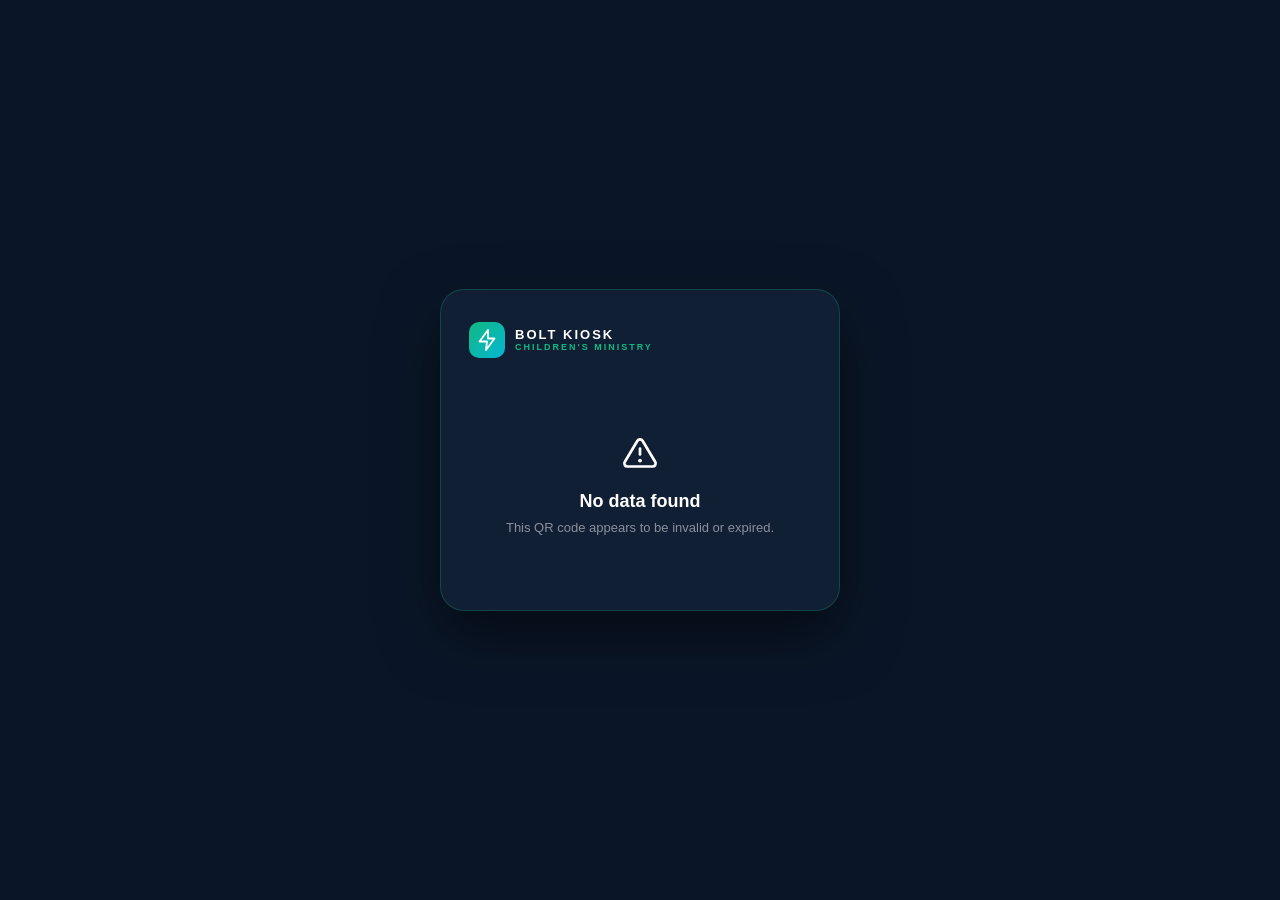
<file: page.html>
<!DOCTYPE html>
<html lang="en">
<head>
  <meta charset="UTF-8">
  <meta name="viewport" content="width=device-width, initial-scale=1.0">
  <title>Bolt Kiosk — Parent Page</title>
  <style>
    * { box-sizing: border-box; margin: 0; padding: 0; }
    body {
      font-family: -apple-system, BlinkMacSystemFont, 'Segoe UI', sans-serif;
      background: #0a1628;
      color: #fff;
      min-height: 100vh;
      display: flex;
      flex-direction: column;
      align-items: center;
      justify-content: center;
      padding: 24px;
    }

    .card {
      background: #111f35;
      border: 1px solid rgba(16,185,129,0.25);
      border-radius: 24px;
      padding: 32px 28px;
      max-width: 400px;
      width: 100%;
      box-shadow: 0 24px 60px rgba(0,0,0,0.5);
      animation: fadeUp .4s ease both;
    }

    @keyframes fadeUp {
      from { opacity:0; transform:translateY(20px); }
      to   { opacity:1; transform:translateY(0); }
    }

    .logo-row {
      display: flex;
      align-items: center;
      gap: 10px;
      margin-bottom: 24px;
    }
    .logo-icon {
      width: 36px; height: 36px;
      background: linear-gradient(135deg,#10b981,#06b6d4);
      border-radius: 10px;
      display: flex; align-items: center; justify-content: center;
      font-size: 18px;
    }
    .logo-text {
      font-size: 13px; font-weight: 900; letter-spacing: 2px;
      color: #fff;
    }
    .logo-sub {
      font-size: 9px; font-weight: 700; letter-spacing: 2px;
      color: #10b981; text-transform: uppercase;
    }

    .section-lbl {
      font-size: 9px; font-weight: 800; letter-spacing: 2.5px;
      text-transform: uppercase; color: rgba(255,255,255,.4);
      margin-bottom: 8px;
    }

    .child-name {
      font-size: 36px; font-weight: 900; color: #fff;
      line-height: 1.1; margin-bottom: 4px;
    }
    .child-details {
      display: flex; gap: 8px; flex-wrap: wrap; margin-bottom: 20px;
    }
    .badge {
      font-size: 11px; font-weight: 700; padding: 3px 12px;
      border-radius: 100px;
    }
    .badge-room  { background: rgba(16,185,129,0.15); border: 1.5px solid rgba(16,185,129,0.4); color: #6ee7b7; }
    .badge-grade { background: rgba(59,130,246,0.15); border: 1.5px solid rgba(59,130,246,0.4); color: #93c5fd; }

    .divider {
      height: 1px;
      background: repeating-linear-gradient(90deg,rgba(255,255,255,.1) 0,rgba(255,255,255,.1) 6px,transparent 6px,transparent 12px);
      margin: 18px 0;
    }

    .parent-box {
      background: rgba(16,185,129,0.08);
      border: 1px solid rgba(16,185,129,0.2);
      border-radius: 14px;
      padding: 14px 16px;
      margin-bottom: 20px;
    }
    .parent-name  { font-size: 17px; font-weight: 700; color: #6ee7b7; margin-bottom: 4px; }
    .parent-phone {
      font-size: 22px; font-weight: 800; color: #fff;
      letter-spacing: 1px; margin-bottom: 8px;
    }
    .call-btn {
      display: block; width: 100%;
      padding: 13px;
      background: linear-gradient(135deg,#10b981,#059669);
      border: none; border-radius: 12px;
      color: #fff; font-size: 15px; font-weight: 800;
      cursor: pointer; text-decoration: none; text-align: center;
      letter-spacing: 0.5px;
      transition: opacity .2s;
    }
    .call-btn:hover { opacity: .9; }

    .code-row {
      display: flex; align-items: center; justify-content: space-between;
      background: rgba(6,78,59,0.4);
      border: 1.5px solid rgba(16,185,129,0.3);
      border-radius: 14px;
      padding: 14px 18px;
      margin-bottom: 16px;
    }
    .code-lbl { font-size: 9px; font-weight: 800; letter-spacing: 2px; text-transform: uppercase; color: rgba(255,255,255,.5); }
    .code-val  { font-size: 32px; font-weight: 900; color: #6ee7b7; letter-spacing: 7px; }

    .timestamp {
      font-size: 10px; color: rgba(255,255,255,.3);
      text-align: center; margin-top: 16px;
    }

    .error-state {
      text-align: center; padding: 40px 20px;
    }
    .error-icon  { font-size: 48px; margin-bottom: 14px; }
    .error-title { font-size: 18px; font-weight: 700; color: #fff; margin-bottom: 6px; }
    .error-sub   { font-size: 13px; color: rgba(255,255,255,.5); line-height: 1.6; }
  </style>
</head>
<body>
  <div class="card" id="card">
    <div class="logo-row">
      <div class="logo-icon"><svg xmlns="http://www.w3.org/2000/svg" width="24" height="24" viewBox="0 0 24 24" fill="none" stroke="currentColor" stroke-width="1.8" stroke-linecap="round" stroke-linejoin="round" style="vertical-align:middle;flex-shrink:0;display:inline-block;"><path d="M13 2L4.5 13.5H12L11 22l8.5-11.5H13Z"/></svg></div>
      <div>
        <div class="logo-text">BOLT KIOSK</div>
        <div class="logo-sub">Children's Ministry</div>
      </div>
    </div>
    <div id="content">
      <div class="error-state">
        <div class="error-icon"><svg xmlns="http://www.w3.org/2000/svg" width="36" height="36" viewBox="0 0 24 24" fill="none" stroke="currentColor" stroke-width="1.8" stroke-linecap="round" stroke-linejoin="round" style="vertical-align:middle;flex-shrink:0;display:inline-block;"><circle cx="11" cy="11" r="7"/><line x1="21" y1="21" x2="16.65" y2="16.65"/></svg></div>
        <div class="error-title">Loading…</div>
      </div>
    </div>
  </div>

  <script>
    (function() {
      // Parse the ?d= query param
      const params = new URLSearchParams(window.location.search);
      const raw = params.get('d');

      if (!raw) {
        showError('No data found', 'This QR code appears to be invalid or expired.');
        return;
      }

      let data;
      try {
        data = JSON.parse(decodeURIComponent(raw));
      } catch(e) {
        showError('Invalid QR code', 'Could not read the check-in data from this tag.');
        return;
      }

      const { child, room, grade, parent, phone, code, date, time } = data;

      const roomBadge  = room  ? `<span class="badge badge-room">${room}</span>` : '';
      const gradeBadge = grade ? `<span class="badge badge-grade">Grade ${grade}</span>` : '';

      document.getElementById('content').innerHTML = `
        <div class="section-lbl">Child</div>
        <div class="child-name">${child || '—'}</div>
        <div class="child-details">${roomBadge}${gradeBadge}</div>

        <div class="divider"></div>

        <div class="section-lbl">Parent / Guardian</div>
        <div class="parent-box">
          <div class="parent-name"><svg xmlns="http://www.w3.org/2000/svg" width="14" height="14" viewBox="0 0 24 24" fill="none" stroke="currentColor" stroke-width="1.8" stroke-linecap="round" stroke-linejoin="round" style="vertical-align:middle;flex-shrink:0;display:inline-block;"><path d="M20 21v-2a4 4 0 0 0-4-4H8a4 4 0 0 0-4 4v2"/><circle cx="12" cy="7" r="4"/></svg> ${parent || '—'}</div>
          <div class="parent-phone">${phone || '—'}</div>
          <a class="call-btn" href="tel:${(phone||'').replace(/\D/g,'')}"><svg xmlns="http://www.w3.org/2000/svg" width="14" height="14" viewBox="0 0 24 24" fill="none" stroke="currentColor" stroke-width="1.8" stroke-linecap="round" stroke-linejoin="round" style="vertical-align:middle;flex-shrink:0;display:inline-block;"><path d="M22 16.92v3a2 2 0 0 1-2.18 2 19.79 19.79 0 0 1-8.63-3.07 19.5 19.5 0 0 1-6-6 19.79 19.79 0 0 1-3.07-8.67A2 2 0 0 1 4.11 2h3a2 2 0 0 1 2 1.72c.127.96.361 1.903.7 2.81a2 2 0 0 1-.45 2.11L8.09 9.91a16 16 0 0 0 6 6l1.27-1.27a2 2 0 0 1 2.11-.45c.907.339 1.85.573 2.81.7A2 2 0 0 1 22 16.92z"/></svg> Call Parent Now</a>
        </div>

        <div class="section-lbl">Pickup Code</div>
        <div class="code-row">
          <div>
            <div class="code-lbl">Security Code</div>
            <div class="code-val">${code || '—'}</div>
          </div>
          <div style="font-size:28px"><svg xmlns="http://www.w3.org/2000/svg" width="28" height="28" viewBox="0 0 24 24" fill="none" stroke="currentColor" stroke-width="1.8" stroke-linecap="round" stroke-linejoin="round" style="vertical-align:middle;flex-shrink:0;display:inline-block;"><rect x="3" y="11" width="18" height="11" rx="2"/><path d="M7 11V7a5 5 0 0 1 10 0v4"/></svg></div>
        </div>

        <div class="timestamp">Checked in ${date || ''} at ${time || ''}</div>
      `;
    })();

    function showError(title, sub) {
      document.getElementById('content').innerHTML = `
        <div class="error-state">
          <div class="error-icon"><svg xmlns="http://www.w3.org/2000/svg" width="36" height="36" viewBox="0 0 24 24" fill="none" stroke="currentColor" stroke-width="1.8" stroke-linecap="round" stroke-linejoin="round" style="vertical-align:middle;flex-shrink:0;display:inline-block;"><path d="M10.29 3.86L1.82 18a2 2 0 0 0 1.71 3h16.94a2 2 0 0 0 1.71-3L13.71 3.86a2 2 0 0 0-3.42 0z"/><line x1="12" y1="9" x2="12" y2="13"/><line x1="12" y1="17" x2="12.01" y2="17" stroke-width="2.5"/></svg></div>
          <div class="error-title">${title}</div>
          <div class="error-sub">${sub}</div>
        </div>
      `;
    }
  </script>
</body>
</html>
</file>
